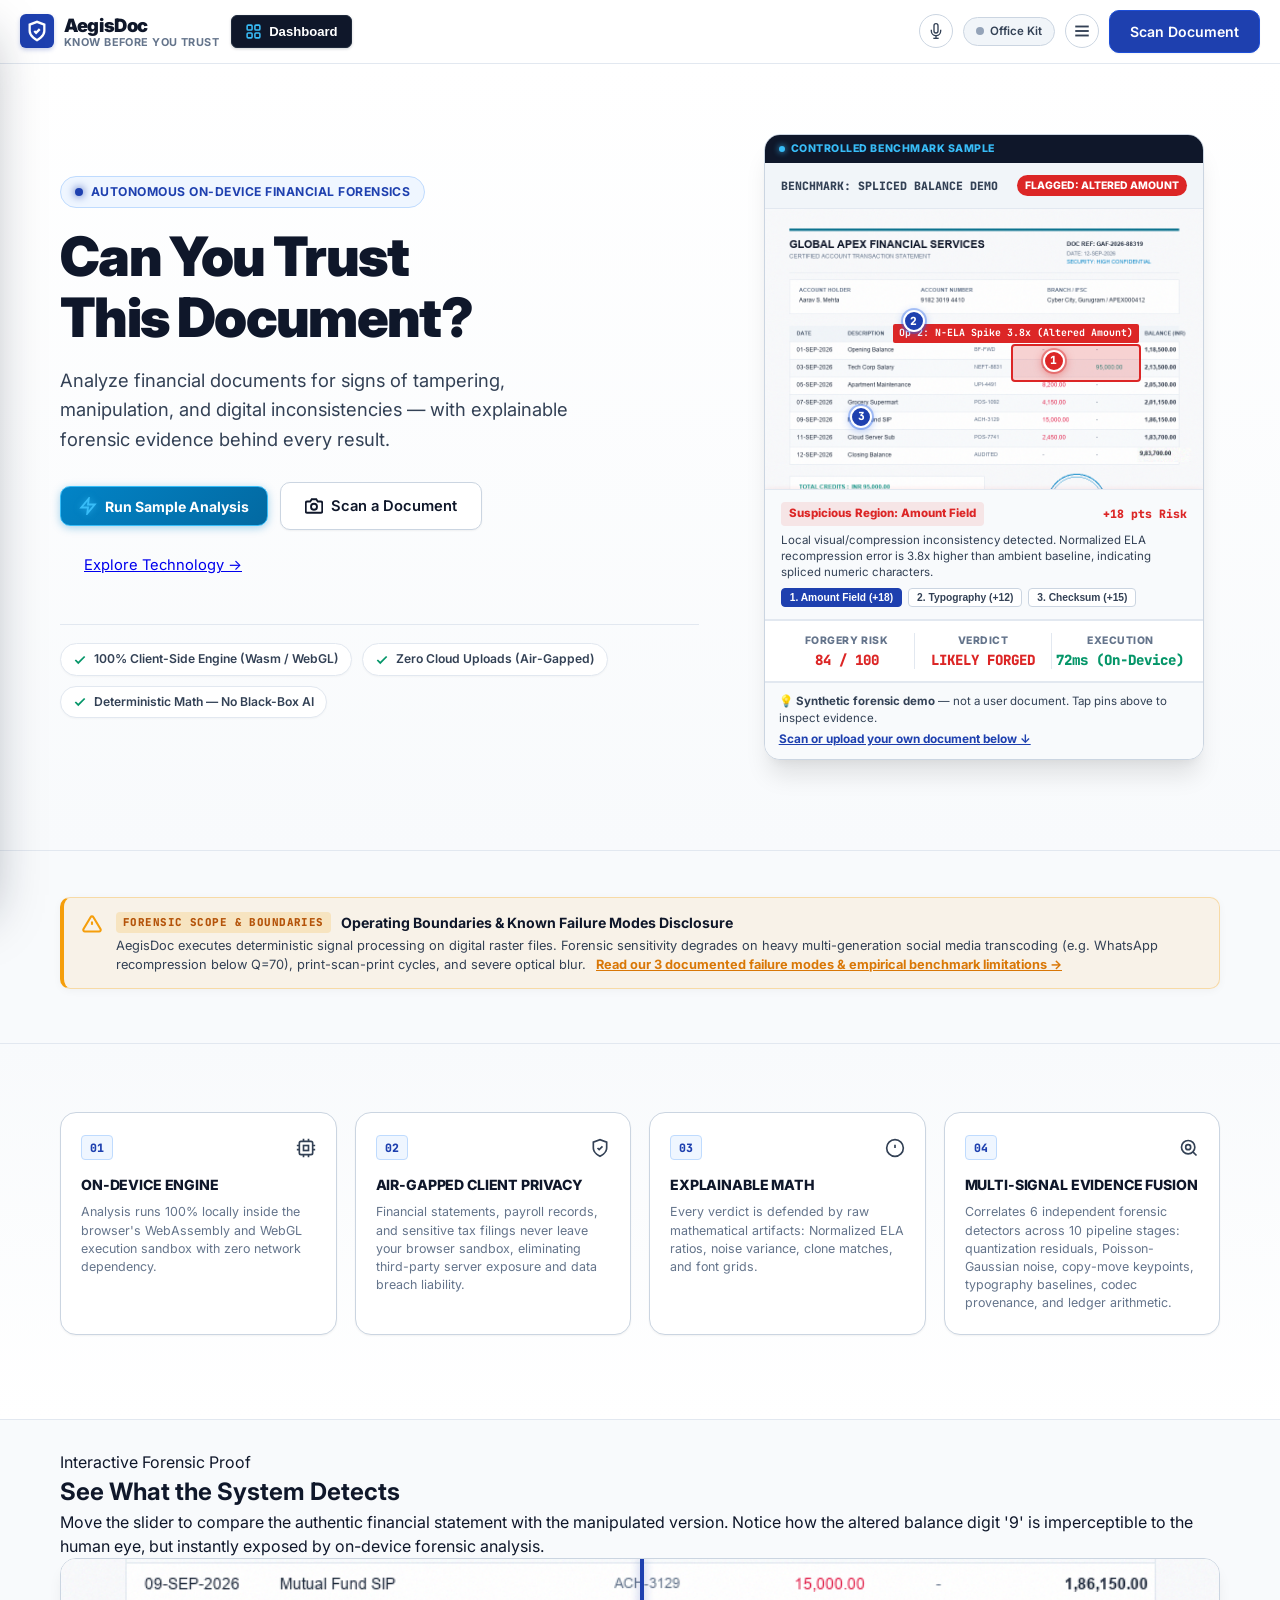
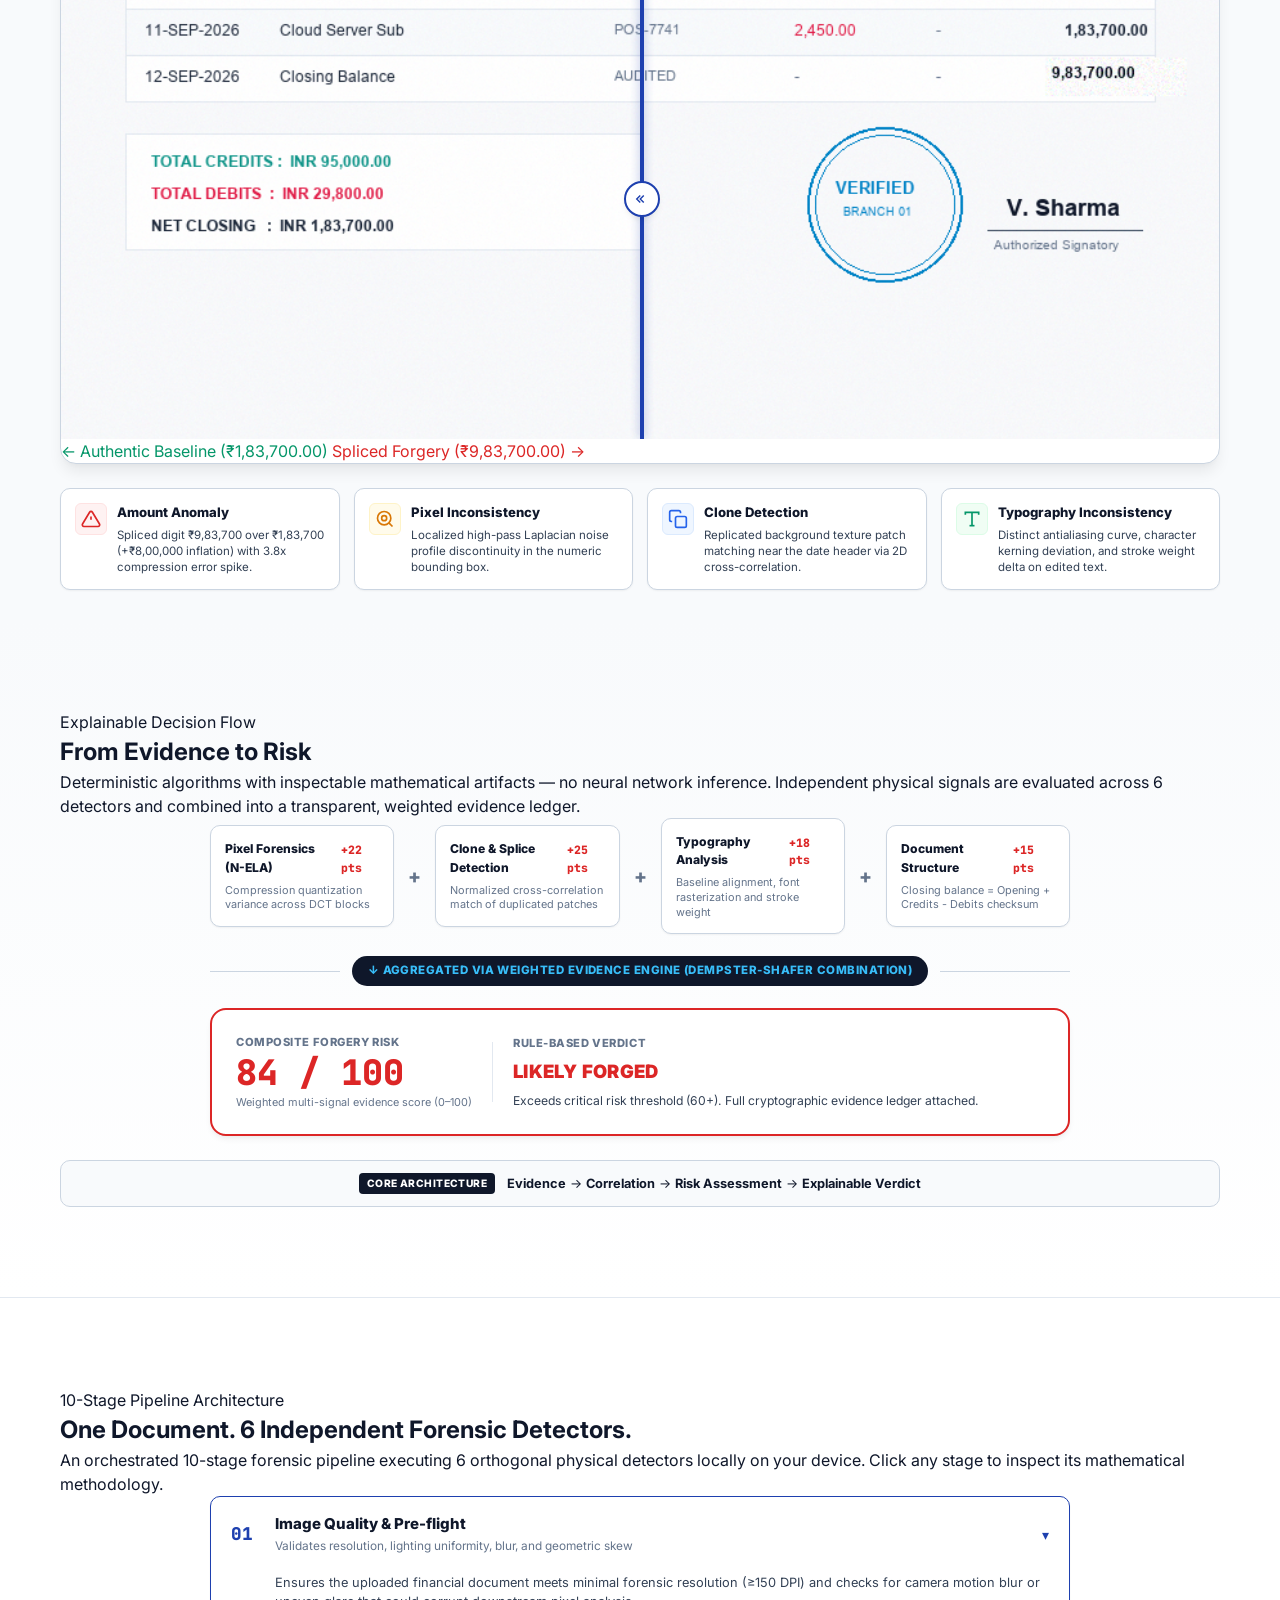
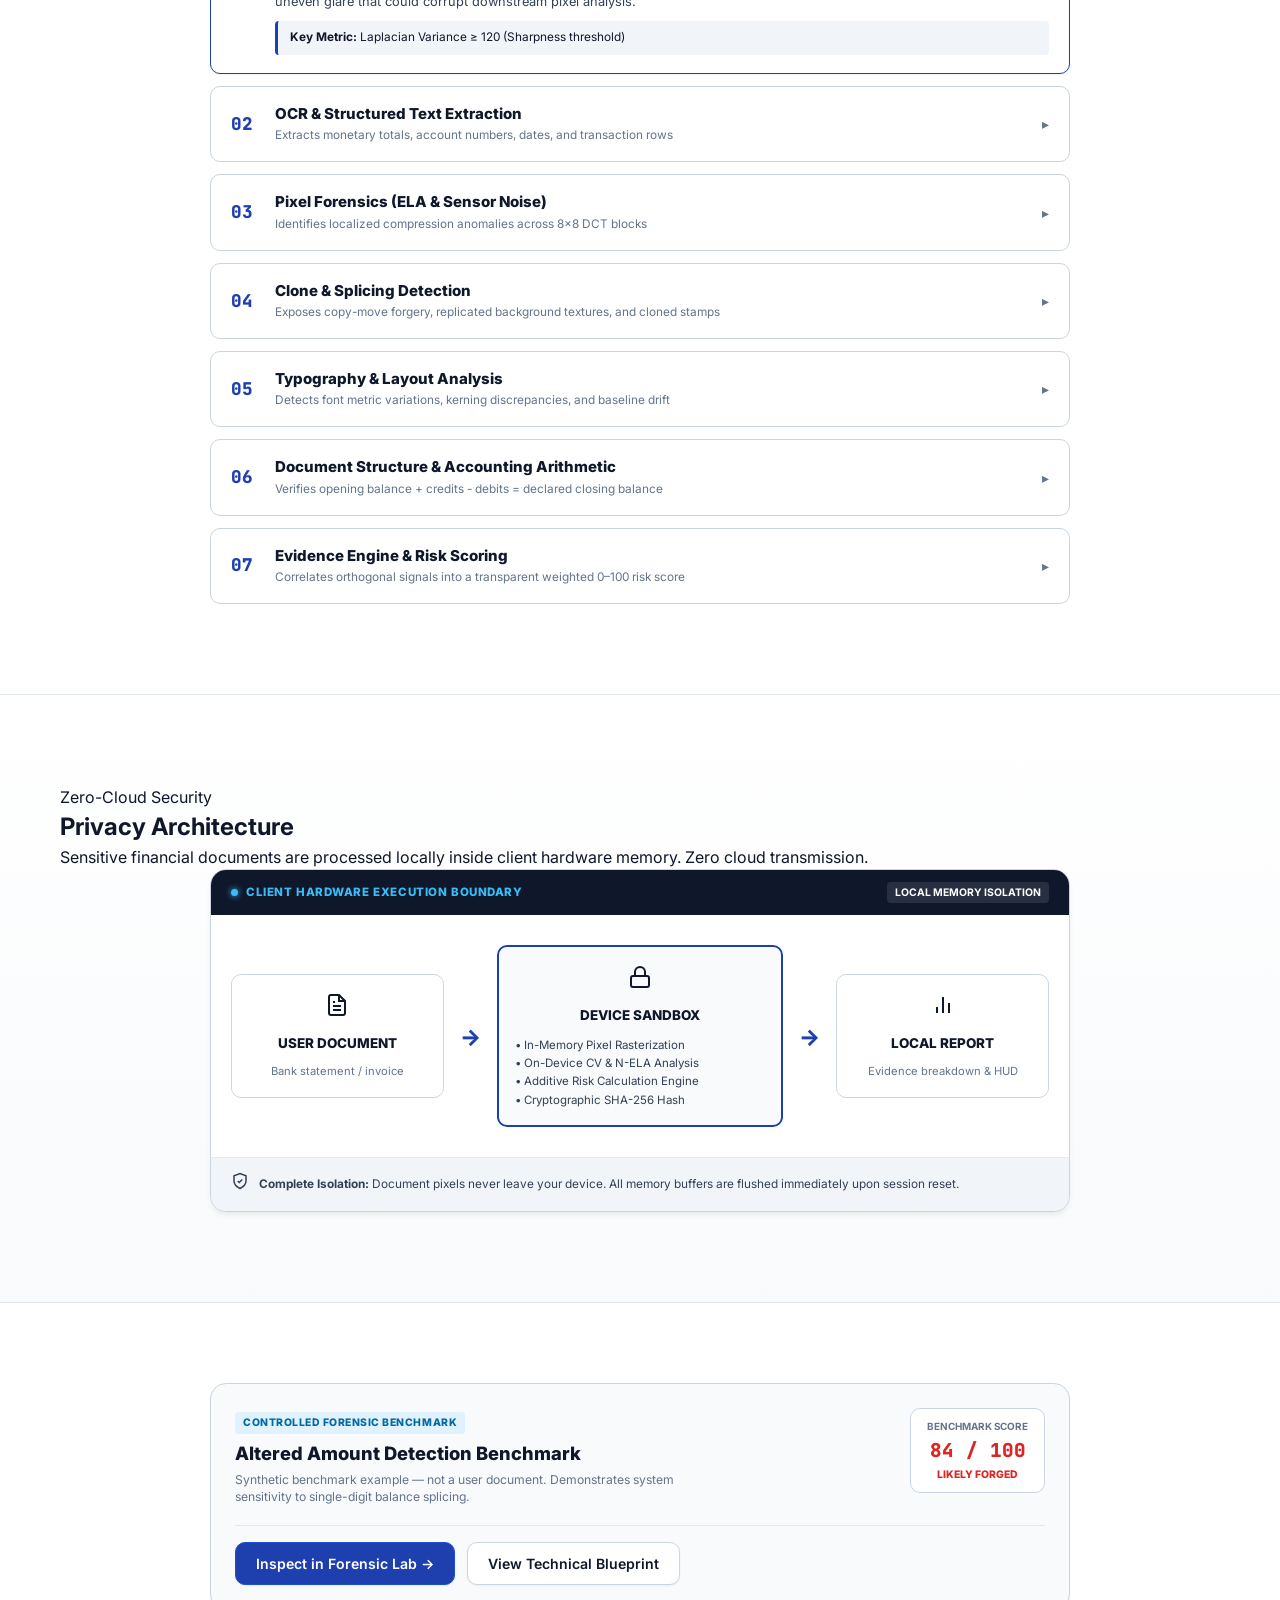
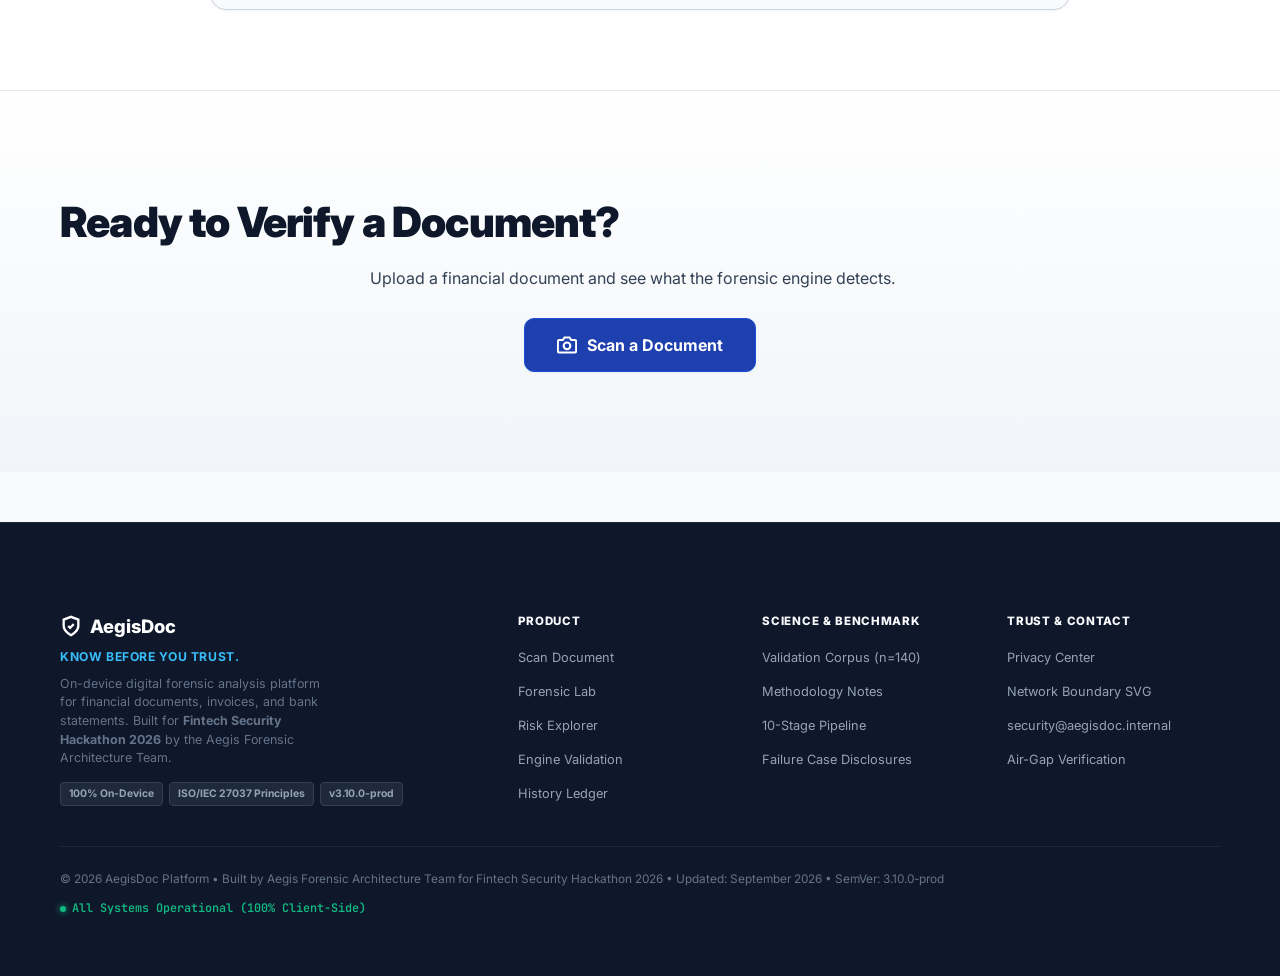
<file: index.html>
<!DOCTYPE html>
<html lang="en">
<head>
  <meta charset="UTF-8">
  <meta http-equiv="refresh" content="0; url=veridoc/client/">
  <title>AegisDoc — Redirecting to Forensic Workspace</title>
  <script>
    window.location.replace("veridoc/client/");
  </script>
</head>
<body style="font-family:sans-serif; text-align:center; padding-top:50px; background:#0b0f19; color:#94a3b8;">
  <p>Launching AegisDoc On-Device Forensic Workspace...</p>
  <p><a href="veridoc/client/" style="color:#38bdf8;">Click here if you are not automatically redirected</a></p>
</body>
</html>
</file>
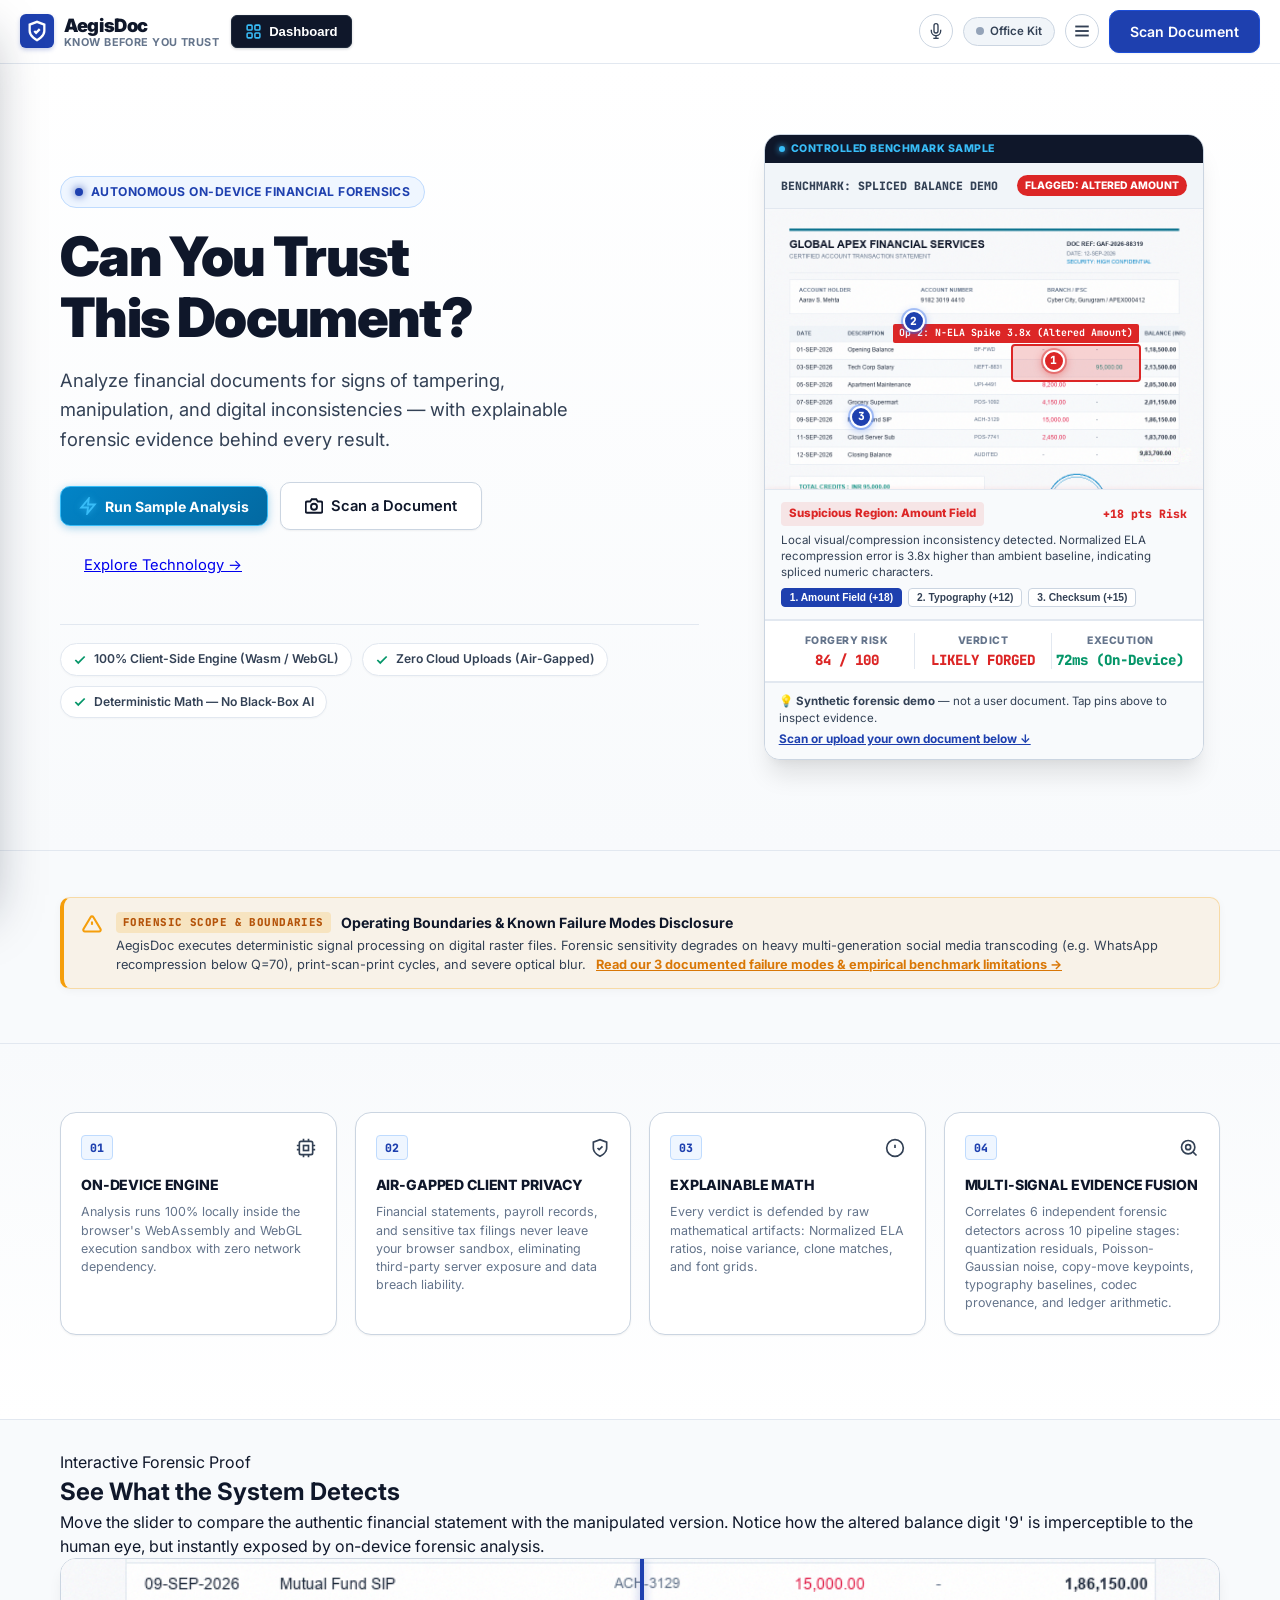
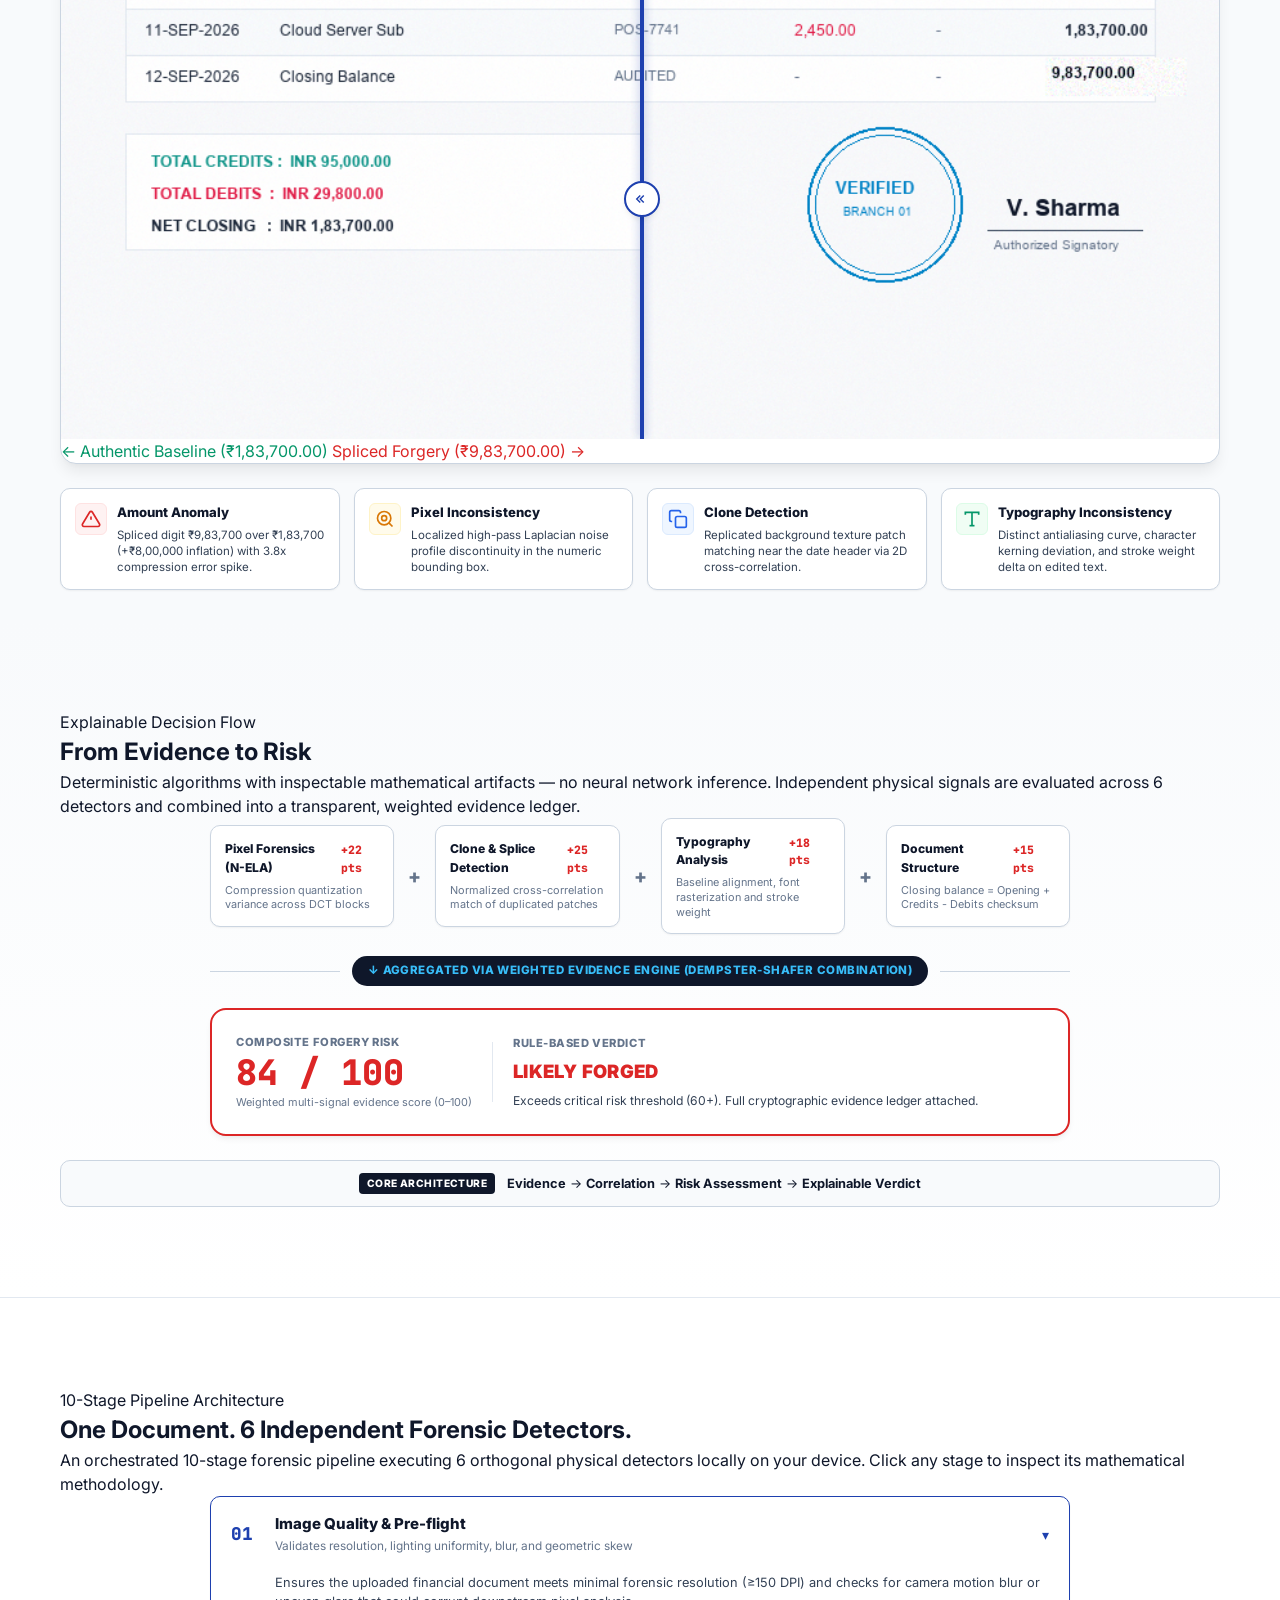
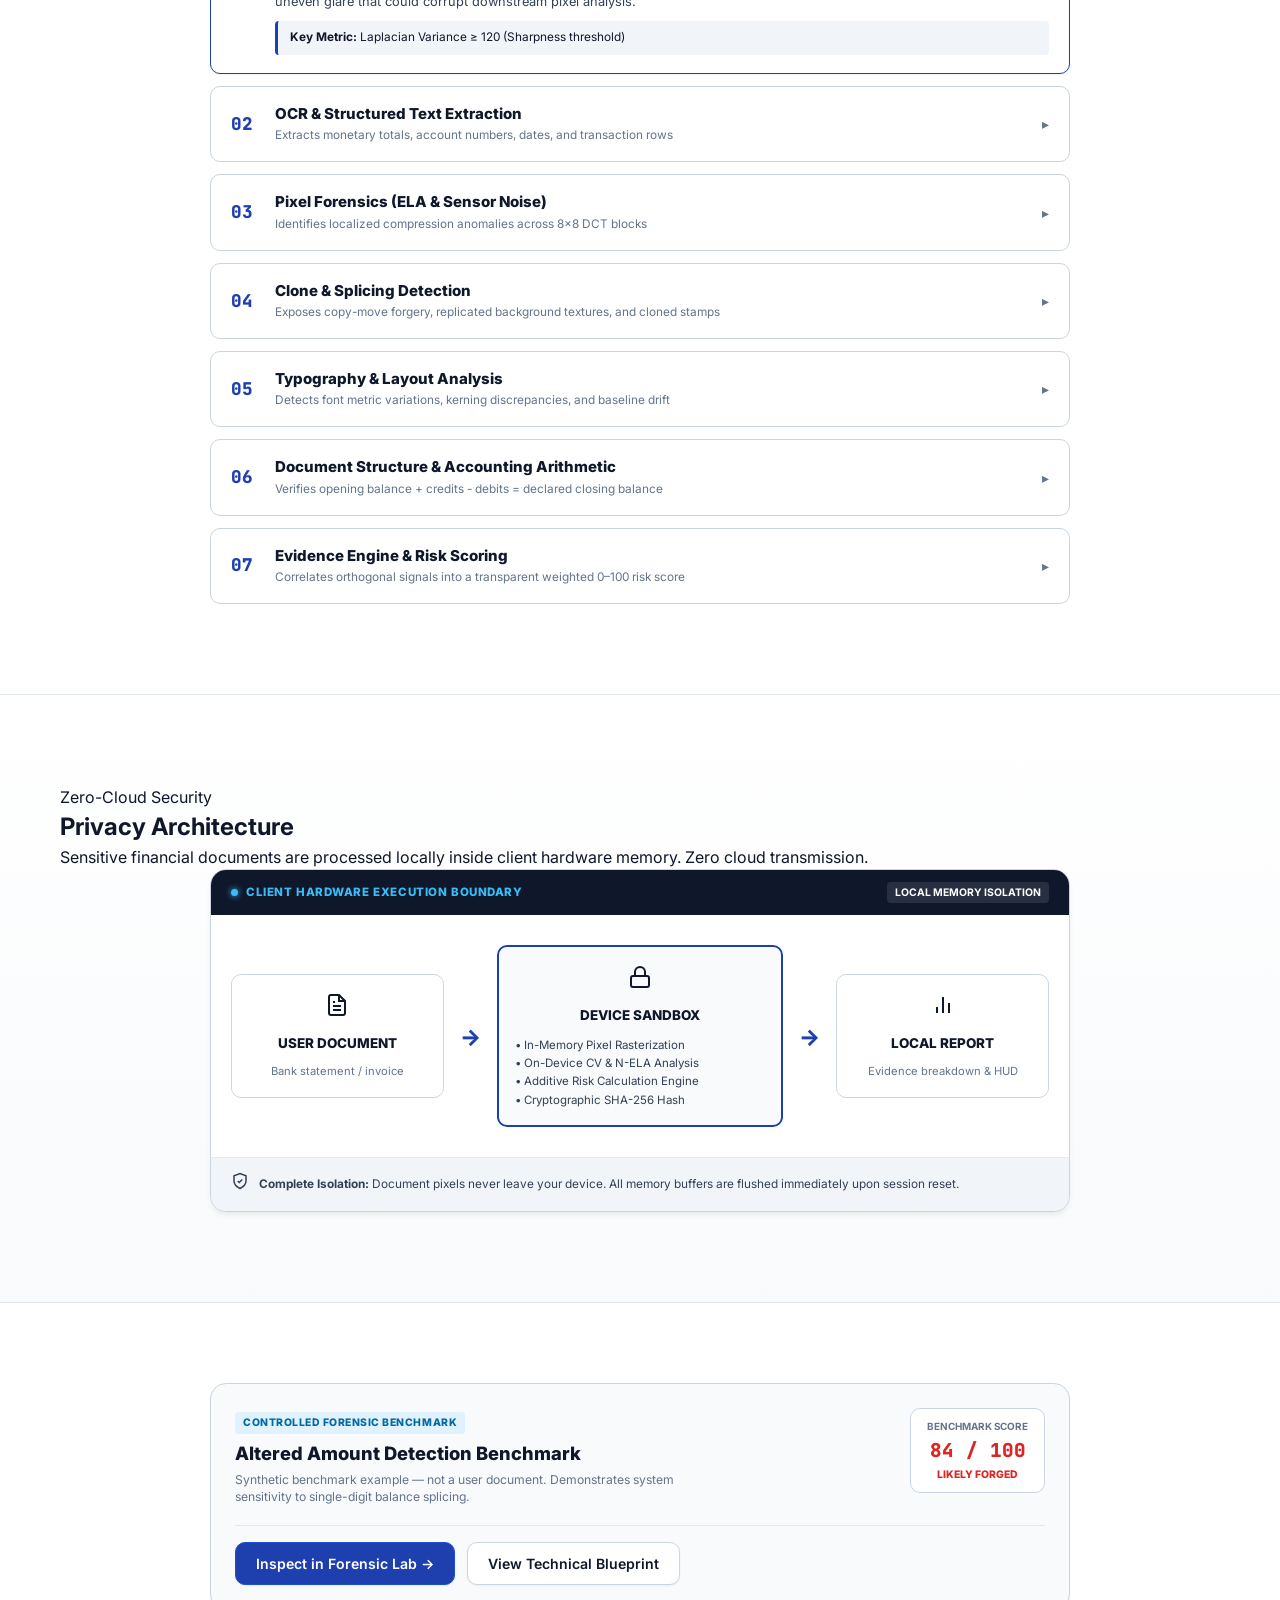
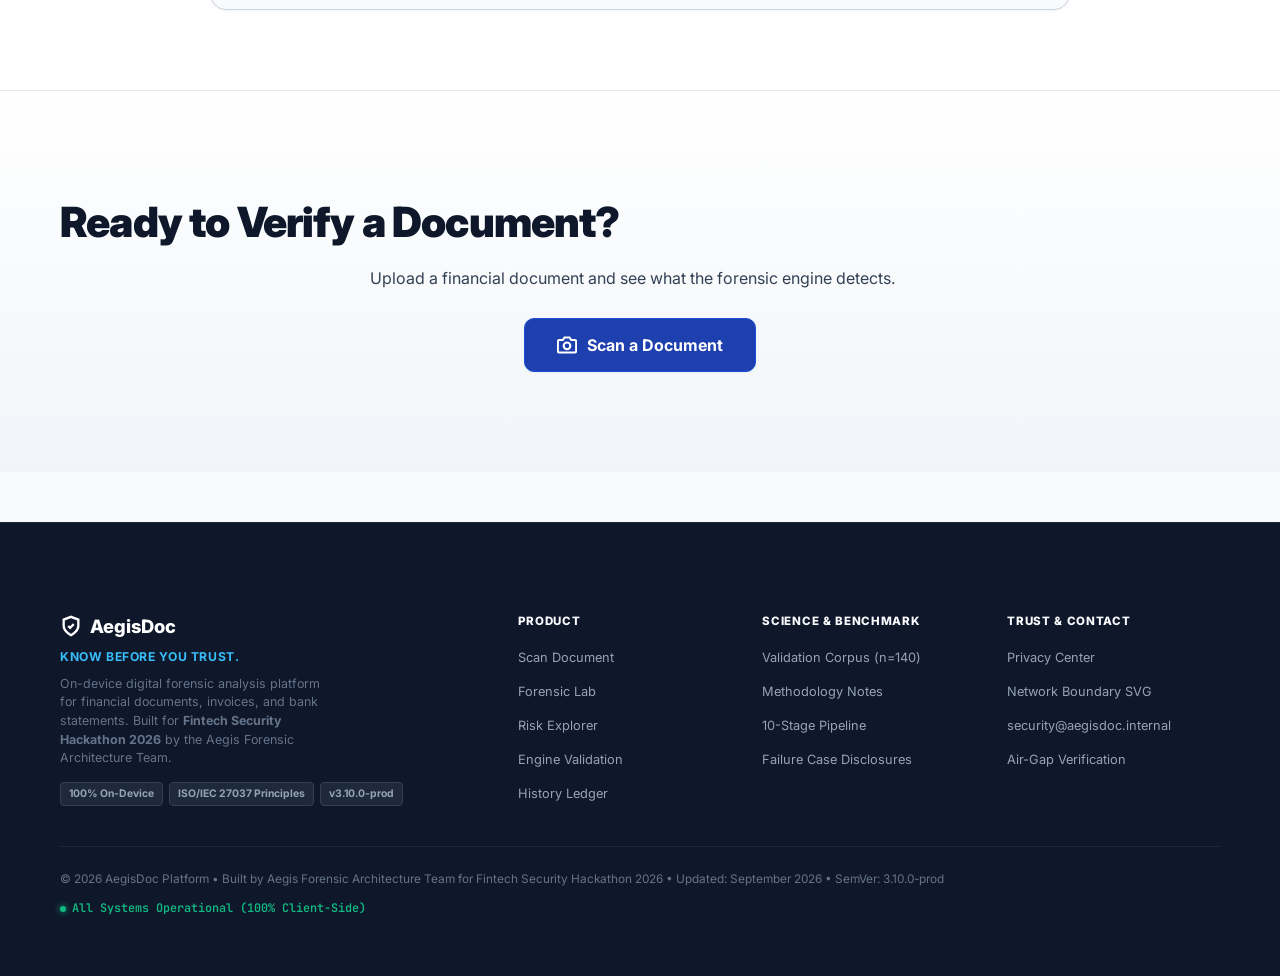
<file: veridoc/client/index.html>
<!DOCTYPE html>
<html lang="en">
<head>
  <meta charset="UTF-8">
  <meta name="viewport" content="width=device-width, initial-scale=1.0, maximum-scale=1.0, user-scalable=no">
  <title>AegisDoc — Know Before You Trust | On-Device Financial Document Forensics</title>
  <meta name="description" content="AegisDoc is a 100% on-device, zero-cloud financial document forensic verification platform. Detect forged bank statements, tampered dates, and cloned seals with explainable multi-signal forensics.">
  
  <!-- OpenGraph & Social Cards -->
  <meta property="og:title" content="AegisDoc — Know Before You Trust | On-Device Financial Forensics">
  <meta property="og:description" content="Autonomous on-device digital document forensics. Multi-signal detection (N-ELA, Laplacian Noise, NCC Copy-Move) running 100% in-browser with zero cloud uploads.">
  <meta property="og:type" content="website">
  <meta property="og:url" content="https://forgery-detection-cp1r.vercel.app/">
  <meta property="og:image" content="https://forgery-detection-cp1r.vercel.app/samples/sample_2_amount_forged.png">
  <meta name="twitter:card" content="summary_large_image">
  <meta name="twitter:title" content="AegisDoc — On-Device Financial Forensics">
  <meta name="twitter:description" content="Autonomous on-device digital document forensics for banking and security audits.">
  <meta name="twitter:image" content="https://forgery-detection-cp1r.vercel.app/samples/sample_2_amount_forged.png">

  <!-- JSON-LD Structured Data: SoftwareApplication -->
  <script type="application/ld+json">
  {
    "@context": "https://schema.org",
    "@type": "SoftwareApplication",
    "name": "AegisDoc",
    "operatingSystem": "Cross-Platform (Chrome, Safari, Firefox, Edge)",
    "applicationCategory": "SecurityApplication",
    "offers": {
      "@type": "Offer",
      "price": "0",
      "priceCurrency": "USD"
    },
    "description": "On-device digital forensic analysis platform for financial documents, invoices, and bank statements.",
    "featureList": [
      "100% Client-Side WebAssembly Execution",
      "Normalized Error Level Analysis (N-ELA)",
      "High-Pass Laplacian Noise Variance",
      "Copy-Move Normalized Cross-Correlation",
      "Air-Gapped Local Storage Hash Fingerprints"
    ]
  }
  </script>
  
  <!-- Favicon & PWA -->
  <link rel="icon" type="image/svg+xml" href="data:image/svg+xml,<svg xmlns='http://www.w3.org/2000/svg' viewBox='0 0 24 24' fill='none' stroke='%231e40af' stroke-width='2.5'><path d='M12 22s8-4 8-10V5l-8-3-8 3v7c0 6 8 10 8 10z'/><path d='M9 12l2 2 4-4'/></svg>">
  <link rel="manifest" href="manifest.json">
  <meta name="theme-color" content="#0f172a">
  <meta name="apple-mobile-web-app-capable" content="yes">
  
  <!-- Typography -->
  <link rel="preconnect" href="https://fonts.googleapis.com">
  <link rel="preconnect" href="https://fonts.gstatic.com" crossorigin>
  <link href="https://fonts.googleapis.com/css2?family=Inter:wght@300;400;500;600;700;800;900&family=JetBrains+Mono:wght@400;500;600;700;800&family=Newsreader:ital,opsz,wght@0,6..72,400;0,6..72,600;1,6..72,400&display=swap" rel="stylesheet">
  
  <!-- Single Source of Numeric Truth -->
  <script src="forensic-config.js?v=3.10.0"></script>

  <!-- Stylesheets -->
  <link rel="stylesheet" href="styles.css?v=3.10.0">
</head>
<body>

  <!-- ========================================================================
       TOP BRAND NAVIGATION BAR
       ======================================================================== -->
  <header class="top-navbar">
    <div class="nav-container">
      <!-- Left side: Brand Logo + Dashboard Slide Bar Button -->
      <div class="nav-brand-wrapper">
        <a href="#/home" class="nav-brand" data-route="home">
          <div class="nav-logo-icon">
            <svg width="22" height="22" viewBox="0 0 24 24" fill="none" stroke="currentColor" stroke-width="2.5">
              <path d="M12 22s8-4 8-10V5l-8-3-8 3v7c0 6 8 10 8 10z"/>
              <path d="M9 12l2 2 4-4"/>
            </svg>
          </div>
          <div class="nav-brand-text">
            <span class="nav-brand-title">AegisDoc</span>
            <span class="nav-brand-tagline">Know Before You Trust</span>
          </div>
        </a>

        <button id="dashboardSlidebarToggle" class="nav-dashboard-toggle-btn" title="Open AegisDoc Operations Slide Bar" aria-label="Toggle Dashboard Slide Bar">
          <svg width="17" height="17" viewBox="0 0 24 24" fill="none" stroke="currentColor" stroke-width="2.2">
            <rect x="3" y="3" width="7" height="7" rx="1.5"></rect>
            <rect x="14" y="3" width="7" height="7" rx="1.5"></rect>
            <rect x="14" y="14" width="7" height="7" rx="1.5"></rect>
            <rect x="3" y="14" width="7" height="7" rx="1.5"></rect>
          </svg>
          <span class="btn-text">Dashboard</span>
        </button>
      </div>

      <!-- Header Actions -->
      <div class="nav-actions">
        <!-- Voice Trigger -->
        <button id="voiceMicBtn" class="nav-icon-btn" title="Voice Commands ('Scan', 'Analyze', 'Read Verdict')">
          <svg width="16" height="16" viewBox="0 0 24 24" fill="none" stroke="currentColor" stroke-width="2">
            <path d="M12 1a3 3 0 0 0-3 3v8a3 3 0 0 0 6 0V4a3 3 0 0 0-3-3z"/>
            <path d="M19 10v2a7 7 0 0 1-14 0v-2"/>
            <line x1="12" y1="19" x2="12" y2="23"/>
            <line x1="8" y1="23" x2="16" y2="23"/>
          </svg>
        </button>

        <!-- Office Kit Pairing -->
        <div id="openBridgeBtn" class="bridge-status-pill" title="Office Kit Phone-to-Laptop Pairing">
          <span class="bridge-indicator"></span>
          <span id="bridgeStatusText">Office Kit</span>
        </div>

        <!-- Mobile Menu Toggle Button -->
        <button id="mobileMenuToggle" class="nav-icon-btn mobile-menu-btn" title="Toggle Navigation Menu" aria-label="Toggle navigation menu">
          <svg width="18" height="18" viewBox="0 0 24 24" fill="none" stroke="currentColor" stroke-width="2.5" id="menuIconHam">
            <line x1="3" y1="6" x2="21" y2="6"/>
            <line x1="3" y1="12" x2="21" y2="12"/>
            <line x1="3" y1="18" x2="21" y2="18"/>
          </svg>
          <svg width="18" height="18" viewBox="0 0 24 24" fill="none" stroke="currentColor" stroke-width="2.5" id="menuIconClose" style="display:none;">
            <line x1="18" y1="6" x2="6" y2="18"/>
            <line x1="6" y1="6" x2="18" y2="18"/>
          </svg>
        </button>

        <a href="#/scan" class="btn-primary nav-cta-btn" data-route="scan">
          <span>Scan Document</span>
        </a>
      </div>
    </div>
  </header>

  <!-- Backdrop for Dashboard Slide Bar -->
  <div class="slidebar-backdrop" id="slidebarBackdrop"></div>

  <!-- AegisDoc Enterprise Dashboard Slide Bar (Off-Canvas Drawer) -->
  <aside class="dashboard-slidebar" id="dashboardSlideBar" aria-label="AegisDoc Operations Dashboard">
    <!-- Slide Bar Header -->
    <div class="slidebar-header">
      <div class="slidebar-brand">
        <div class="slidebar-logo-icon">
          <svg width="20" height="20" viewBox="0 0 24 24" fill="none" stroke="currentColor" stroke-width="2.5">
            <path d="M12 22s8-4 8-10V5l-8-3-8 3v7c0 6 8 10 8 10z"/>
            <path d="M9 12l2 2 4-4"/>
          </svg>
        </div>
        <div>
          <h3 class="slidebar-title">AegisDoc Operations</h3>
          <span class="slidebar-subtitle">On-Device Forensic Enclave</span>
        </div>
      </div>
      <button class="slidebar-close-btn" id="slidebarCloseBtn" aria-label="Close Dashboard Slide Bar">
        <svg width="18" height="18" viewBox="0 0 24 24" fill="none" stroke="currentColor" stroke-width="2.5">
          <line x1="18" y1="6" x2="6" y2="18"/>
          <line x1="6" y1="6" x2="18" y2="18"/>
        </svg>
      </button>
    </div>

    <!-- Active Document Live Status Widget -->
    <div class="slidebar-doc-widget" id="slidebarDocWidget">
      <div class="sd-widget-header">
        <span class="sd-widget-label">ACTIVE AUDIT TARGET</span>
        <span class="sd-widget-status" id="sbDocStatusBadge">STANDBY</span>
      </div>
      <div class="sd-widget-body" id="sbDocWidgetBody">
        <div class="sd-doc-info">
          <span class="sd-doc-icon">📄</span>
          <div class="sd-doc-meta">
            <span class="sd-doc-name" id="sbDocName">No document loaded</span>
            <span class="sd-doc-sub" id="sbDocSub">Load sample or scan a document</span>
          </div>
        </div>
        <div class="sd-doc-actions">
          <a href="#/scan" class="btn-xs btn-primary slidebar-action-btn" data-route="scan">Ingest Document</a>
        </div>
      </div>
    </div>

    <!-- Grouped Navigation Modules -->
    <div class="slidebar-nav-body">
      <!-- Group 1: Core Operations -->
      <div class="slidebar-group">
        <div class="slidebar-group-title">CORE OPERATIONS</div>
        <nav class="slidebar-group-links">
          <a href="#/home" class="slidebar-link active" data-route="home">
            <span class="sb-icon">
              <svg width="18" height="18" viewBox="0 0 24 24" fill="none" stroke="currentColor" stroke-width="2"><path d="M3 9l9-7 9 7v11a2 2 0 0 1-2 2H5a2 2 0 0 1-2-2z"/><polyline points="9 22 9 12 15 12 15 22"/></svg>
            </span>
            <div class="sb-text">
              <span class="sb-title">Home Overview</span>
              <span class="sb-desc">Executive summary & proof slider</span>
            </div>
            <span class="sb-badge">01</span>
          </a>

          <a href="#/scan" class="slidebar-link" data-route="scan">
            <span class="sb-icon">
              <svg width="18" height="18" viewBox="0 0 24 24" fill="none" stroke="currentColor" stroke-width="2"><path d="M23 19a2 2 0 0 1-2 2H3a2 2 0 0 1-2-2V8a2 2 0 0 1 2-2h4l2-3h6l2 3h4a2 2 0 0 1 2 2z"/><circle cx="12" cy="13" r="4"/></svg>
            </span>
            <div class="sb-text">
              <span class="sb-title">Scan Document</span>
              <span class="sb-desc">Ingestion, Camera, Samples & HUD</span>
            </div>
            <span class="sb-badge">02</span>
          </a>

          <a href="#/lab" class="slidebar-link" data-route="lab">
            <span class="sb-icon">
              <svg width="18" height="18" viewBox="0 0 24 24" fill="none" stroke="currentColor" stroke-width="2"><circle cx="12" cy="12" r="10"/><line x1="12" y1="16" x2="12" y2="12"/><line x1="12" y1="8" x2="12.01" y2="8"/></svg>
            </span>
            <div class="sb-text">
              <span class="sb-title">Forensic Lab</span>
              <span class="sb-desc">Heatmaps, ELA Viewfinder & Inspector</span>
            </div>
            <span class="sb-badge">03</span>
          </a>

          <a href="#/risk" class="slidebar-link" data-route="risk">
            <span class="sb-icon">
              <svg width="18" height="18" viewBox="0 0 24 24" fill="none" stroke="currentColor" stroke-width="2"><line x1="18" y1="20" x2="18" y2="10"/><line x1="12" y1="20" x2="12" y2="4"/><line x1="6" y1="20" x2="6" y2="14"/></svg>
            </span>
            <div class="sb-text">
              <span class="sb-title">Risk Explorer</span>
              <span class="sb-desc">Multi-signal scores & mathematical weights</span>
            </div>
            <span class="sb-badge">04</span>
          </a>
        </nav>
      </div>

      <!-- Group 2: Forensic Architecture & Tech -->
      <div class="slidebar-group">
        <div class="slidebar-group-title">FORENSIC ARCHITECTURE</div>
        <nav class="slidebar-group-links">
          <a href="#/how-it-works" class="slidebar-link" data-route="how-it-works">
            <span class="sb-icon">
              <svg width="18" height="18" viewBox="0 0 24 24" fill="none" stroke="currentColor" stroke-width="2"><circle cx="12" cy="12" r="3"/><path d="M19.4 15a1.65 1.65 0 0 0 .33 1.82l.06.06a2 2 0 0 1 0 2.83 2 2 0 0 1-2.83 0l-.06-.06a1.65 1.65 0 0 0-1.82-.33 1.65 1.65 0 0 0-1 1.51V21a2 2 0 0 1-2 2 2 2 0 0 1-2-2v-.09A1.65 1.65 0 0 0 9 19.4a1.65 1.65 0 0 0-1.82.33l-.06.06a2 2 0 0 1-2.83 0 2 2 0 0 1 0-2.83l.06-.06a1.65 1.65 0 0 0 .33-1.82 1.65 1.65 0 0 0-1.51-1H3a2 2 0 0 1-2-2 2 2 0 0 1 2-2h.09A1.65 1.65 0 0 0 4.6 9a1.65 1.65 0 0 0-.33-1.82l-.06-.06a2 2 0 0 1 0-2.83 2 2 0 0 1 2.83 0l.06.06a1.65 1.65 0 0 0 1.82.33H9a1.65 1.65 0 0 0 1-1.51V3a2 2 0 0 1 2-2 2 2 0 0 1 2 2v.09a1.65 1.65 0 0 0 1 1.51 1.65 1.65 0 0 0 1.82-.33l.06-.06a2 2 0 0 1 2.83 0 2 2 0 0 1 0 2.83l-.06.06a1.65 1.65 0 0 0-.33 1.82V9a1.65 1.65 0 0 0 1.51 1H21a2 2 0 0 1 2 2 2 2 0 0 1-2 2h-.09a1.65 1.65 0 0 0-1.51 1z"/></svg>
            </span>
            <div class="sb-text">
              <span class="sb-title">How It Works</span>
              <span class="sb-desc">10-stage execution pipeline</span>
            </div>
            <span class="sb-badge">05</span>
          </a>

          <a href="#/technology" class="slidebar-link" data-route="technology">
            <span class="sb-icon">
              <svg width="18" height="18" viewBox="0 0 24 24" fill="none" stroke="currentColor" stroke-width="2"><rect x="4" y="4" width="16" height="16" rx="2"/><rect x="9" y="9" width="6" height="6"/><line x1="9" y1="1" x2="9" y2="4"/><line x1="15" y1="1" x2="15" y2="4"/><line x1="9" y1="20" x2="9" y2="23"/><line x1="15" y1="20" x2="15" y2="23"/><line x1="20" y1="9" x2="23" y2="9"/><line x1="20" y1="14" x2="23" y2="14"/><line x1="1" y1="9" x2="4" y2="9"/><line x1="1" y1="14" x2="4" y2="14"/></svg>
            </span>
            <div class="sb-text">
              <span class="sb-title">Technology</span>
              <span class="sb-desc">DCT algorithms & pixel models</span>
            </div>
            <span class="sb-badge">06</span>
          </a>

          <a href="#/validation" class="slidebar-link" data-route="validation">
            <span class="sb-icon">
              <svg width="18" height="18" viewBox="0 0 24 24" fill="none" stroke="currentColor" stroke-width="2"><path d="M9 11l3 3L22 4"/><path d="M21 12v7a2 2 0 0 1-2 2H5a2 2 0 0 1-2-2V5a2 2 0 0 1 2-2h11"/></svg>
            </span>
            <div class="sb-text">
              <span class="sb-title">Engine Validation</span>
              <span class="sb-desc">Confusion matrix & benchmark (n=140)</span>
            </div>
            <span class="sb-badge">07</span>
          </a>
        </nav>
      </div>

      <!-- Group 3: Compliance & Security -->
      <div class="slidebar-group">
        <div class="slidebar-group-title">COMPLIANCE & GOVERNANCE</div>
        <nav class="slidebar-group-links">
          <a href="#/privacy" class="slidebar-link" data-route="privacy">
            <span class="sb-icon">
              <svg width="18" height="18" viewBox="0 0 24 24" fill="none" stroke="currentColor" stroke-width="2"><path d="M12 22s8-4 8-10V5l-8-3-8 3v7c0 6 8 10 8 10z"/></svg>
            </span>
            <div class="sb-text">
              <span class="sb-title">Privacy Center</span>
              <span class="sb-desc">Air-gapped local sandbox guarantee (zero network egress)</span>
            </div>
            <span class="sb-badge">08</span>
          </a>

          <a href="#/history" class="slidebar-link" data-route="history">
            <span class="sb-icon">
              <svg width="18" height="18" viewBox="0 0 24 24" fill="none" stroke="currentColor" stroke-width="2"><path d="M14 2H6a2 2 0 0 0-2 2v16a2 2 0 0 0 2 2h12a2 2 0 0 0 2-2V8z"/><polyline points="14 2 14 8 20 8"/><line x1="16" y1="13" x2="8" y2="13"/><line x1="16" y1="17" x2="8" y2="17"/></svg>
            </span>
            <div class="sb-text">
              <span class="sb-title">Verification Ledger</span>
              <span class="sb-desc">Local audit trail & export reports</span>
            </div>
            <span class="sb-badge">09</span>
          </a>
        </nav>
      </div>
    </div>

    <!-- Slide Bar Telemetry Footer -->
    <div class="slidebar-footer">
      <div class="sb-telemetry-row">
        <span class="sb-telemetry-item"><span class="sb-dot live"></span> Local Enclave Ready</span>
        <span class="sb-telemetry-item"><span class="sb-dot live"></span> WebGL Accel</span>
      </div>
      <div class="sb-footer-copy">AegisDoc Autonomous Forensics • v3.9.2 Enterprise</div>
    </div>
  </aside>

  <!-- ========================================================================
       PAGE 1: HOME (Hero & Interactive Challenge)
       ======================================================================== -->
  <div class="app-page active-page" id="page-home" data-page="home">
    <!-- SECTION 1: LANDING PAGE HERO -->
    <section class="landing-hero" id="landing">
      <div class="container hero-layout">
        <div class="hero-content">
          <div class="hero-badge">
            <span class="pulse-dot"></span>
            <span>Autonomous On-Device Financial Forensics</span>
          </div>
          <h1 class="hero-headline">
            Can You Trust <br>This Document?
          </h1>
          <p class="hero-subtext">
            Analyze financial documents for signs of tampering, manipulation, and digital inconsistencies — with explainable forensic evidence behind every result.
          </p>

          <div class="hero-cta-group">
            <button id="heroRunSampleBtn" class="btn-sample-instant hero-btn" type="button" data-sample-key="sample_2_amount_forged" aria-label="Run sample document analysis with pre-authorized synthetic bank statement">
              <svg width="18" height="18" viewBox="0 0 24 24" fill="none" stroke="currentColor" stroke-width="2.5" aria-hidden="true">
                <polygon points="13 2 3 14 12 14 11 22 21 10 12 10 13 2"/>
              </svg>
              <span>Run Sample Analysis</span>
            </button>
            <a href="#/scan" class="btn-secondary hero-btn" id="heroScanCta" data-route="scan">
              <svg width="18" height="18" viewBox="0 0 24 24" fill="none" stroke="currentColor" stroke-width="2.5">
                <path d="M23 19a2 2 0 0 1-2 2H3a2 2 0 0 1-2-2V8a2 2 0 0 1 2-2h4l2-3h6l2 3h4a2 2 0 0 1 2 2z"/>
                <circle cx="12" cy="13" r="4"/>
              </svg>
              <span>Scan a Document</span>
            </a>
            <a href="#/technology" class="btn-tertiary hero-btn" data-route="technology">
              <span>Explore Technology →</span>
            </a>
          </div>

          <!-- Trust Assurance Badges -->
          <div class="hero-trust-assurance">
            <div class="hero-trust-pill">
              <svg width="14" height="14" viewBox="0 0 24 24" fill="none" stroke="#059669" stroke-width="3"><polyline points="20 6 9 17 4 12"/></svg>
              <span>100% Client-Side Engine (Wasm / WebGL)</span>
            </div>
            <div class="hero-trust-pill">
              <svg width="14" height="14" viewBox="0 0 24 24" fill="none" stroke="#059669" stroke-width="3"><polyline points="20 6 9 17 4 12"/></svg>
              <span>Zero Cloud Uploads (Air-Gapped)</span>
            </div>
            <div class="hero-trust-pill">
              <svg width="14" height="14" viewBox="0 0 24 24" fill="none" stroke="#059669" stroke-width="3"><polyline points="20 6 9 17 4 12"/></svg>
              <span>Deterministic Math — No Black-Box AI</span>
            </div>
          </div>
        </div>

        <!-- Hero Visual: Interactive Mini Forensic Demonstration Document -->
        <div class="hero-visual">
          <div class="hero-doc-card">
            <div class="hero-showcase-badge">
              <span class="badge-dot"></span>
              <span>CONTROLLED BENCHMARK SAMPLE</span>
            </div>
            <div class="hero-doc-header">
              <span class="doc-mock-title">BENCHMARK: SPLICED BALANCE DEMO</span>
              <span class="doc-mock-status flagged">FLAGGED: ALTERED AMOUNT</span>
            </div>
            <div class="hero-doc-preview" id="heroDocPreview">
              <img src="samples/sample_2_amount_forged.png" alt="Forensic Sample Document" class="hero-doc-img" id="heroDocImg">
              <div class="hero-scan-line"></div>
              
              <!-- Interactive Evidence Hotspots -->
              <div class="hero-hotspot active" id="hotspotAmount" style="top: 54%; left: 66%;" data-spot="amount" title="Click to view evidence">
                <span class="hotspot-pulse"></span>
                <span class="hotspot-pin">1</span>
              </div>
              <div class="hero-hotspot" id="hotspotTypography" style="top: 40%; left: 34%;" data-spot="typography" title="Click to view evidence">
                <span class="hotspot-pulse"></span>
                <span class="hotspot-pin">2</span>
              </div>
              <div class="hero-hotspot" id="hotspotChecksum" style="top: 74%; left: 22%;" data-spot="checksum" title="Click to view evidence">
                <span class="hotspot-pulse"></span>
                <span class="hotspot-pin">3</span>
              </div>

              <!-- Live Hotspot Overlay Box -->
              <div class="hero-marker-box" id="heroMarkerBox">
                <span class="marker-pill" id="heroMarkerPill">Op 2: N-ELA Spike 3.8x (Altered Amount)</span>
              </div>
            </div>

            <!-- Dynamic Hotspot Evidence Card -->
            <div class="hero-hotspot-evidence" id="heroHotspotEvidence">
              <div class="h-evidence-header">
                <span class="h-evidence-badge" id="hEvidenceBadge">Suspicious Region: Amount Field</span>
                <span class="h-evidence-points" id="hEvidencePoints">+18 pts Risk</span>
              </div>
              <p class="h-evidence-desc" id="hEvidenceDesc">
                Local visual/compression inconsistency detected. Normalized ELA recompression error is 3.8x higher than ambient baseline, indicating spliced numeric characters.
              </p>
              <div class="h-evidence-tabs">
                <button type="button" class="h-tab-btn active" data-spot-btn="amount">1. Amount Field (+18)</button>
                <button type="button" class="h-tab-btn" data-spot-btn="typography">2. Typography (+12)</button>
                <button type="button" class="h-tab-btn" data-spot-btn="checksum">3. Checksum (+15)</button>
              </div>
            </div>

            <div class="hero-doc-footer">
              <div class="hero-metric">
                <span class="m-label">Forgery Risk</span>
                <span class="m-val danger">84 / 100</span>
              </div>
              <div class="hero-metric">
                <span class="m-label">Verdict</span>
                <span class="m-val danger">LIKELY FORGED</span>
              </div>
              <div class="hero-metric">
                <span class="m-label">Execution</span>
                <span class="m-val success">72ms (On-Device)</span>
              </div>
            </div>

            <div class="hero-showcase-callout">
              <span>💡 <strong>Synthetic forensic demo</strong> — not a user document. Tap pins above to inspect evidence.</span>
              <a href="#/scan" class="hero-showcase-link" data-route="scan">Scan or upload your own document below ↓</a>
            </div>
          </div>
        </div>
      </div>
    </section>

    <!-- PROMINENT FORENSIC LIMITATIONS CALLOUT (FRE 702 Daubert Disclosure) -->
    <div class="container" style="margin-top: 16px; margin-bottom: 24px;">
      <div class="forensic-limits-banner">
        <div class="flb-icon">
          <svg width="20" height="20" viewBox="0 0 24 24" fill="none" stroke="#f59e0b" stroke-width="2.5">
            <path d="M10.29 3.86L1.82 18a2 2 0 0 0 1.71 3h16.94a2 2 0 0 0 1.71-3L13.71 3.86a2 2 0 0 0-3.42 0z"/>
            <line x1="12" y1="9" x2="12" y2="13"/>
            <line x1="12" y1="17" x2="12.01" y2="17"/>
          </svg>
        </div>
        <div class="flb-content">
          <div class="flb-header">
            <span class="flb-tag">FORENSIC SCOPE & BOUNDARIES</span>
            <strong>Operating Boundaries & Known Failure Modes Disclosure</strong>
          </div>
          <p class="flb-desc">
            AegisDoc executes deterministic signal processing on digital raster files. Forensic sensitivity degrades on heavy multi-generation social media transcoding (e.g. WhatsApp recompression below Q=70), print-scan-print cycles, and severe optical blur.
            <a href="#/validation" class="flb-link">Read our 3 documented failure modes & empirical benchmark limitations &rarr;</a>
          </p>
        </div>
      </div>
    </div>

    <!-- SECTION 1B: ENTERPRISE FORENSIC CAPABILITIES (Full Width 4-Card Alignment) -->
    <section class="hero-capabilities-section">
      <div class="container">
        <div class="capabilities-grid">
          <div class="cap-card">
            <div class="cap-card-header">
              <span class="cap-num">01</span>
              <span class="cap-icon-svg">
                <svg width="20" height="20" viewBox="0 0 24 24" fill="none" stroke="currentColor" stroke-width="2"><rect x="4" y="4" width="16" height="16" rx="2"/><rect x="9" y="9" width="6" height="6"/><line x1="9" y1="1" x2="9" y2="4"/><line x1="15" y1="1" x2="15" y2="4"/><line x1="9" y1="20" x2="9" y2="23"/><line x1="15" y1="20" x2="15" y2="23"/><line x1="20" y1="9" x2="23" y2="9"/><line x1="20" y1="14" x2="23" y2="14"/><line x1="1" y1="9" x2="4" y2="9"/><line x1="1" y1="14" x2="4" y2="14"/></svg>
              </span>
            </div>
            <h3 class="cap-title">ON-DEVICE ENGINE</h3>
            <p class="cap-desc">Analysis runs 100% locally inside the browser's WebAssembly and WebGL execution sandbox with zero network dependency.</p>
          </div>

          <div class="cap-card">
            <div class="cap-card-header">
              <span class="cap-num">02</span>
              <span class="cap-icon-svg">
                <svg width="20" height="20" viewBox="0 0 24 24" fill="none" stroke="currentColor" stroke-width="2"><path d="M12 22s8-4 8-10V5l-8-3-8 3v7c0 6 8 10 8 10z"/><path d="M9 12l2 2 4-4"/></svg>
              </span>
            </div>
            <h3 class="cap-title">AIR-GAPPED CLIENT PRIVACY</h3>
            <p class="cap-desc">Financial statements, payroll records, and sensitive tax filings never leave your browser sandbox, eliminating third-party server exposure and data breach liability.</p>
          </div>

          <div class="cap-card">
            <div class="cap-card-header">
              <span class="cap-num">03</span>
              <span class="cap-icon-svg">
                <svg width="20" height="20" viewBox="0 0 24 24" fill="none" stroke="currentColor" stroke-width="2"><circle cx="12" cy="12" r="10"/><line x1="12" y1="8" x2="12" y2="12"/><line x1="12" y1="16" x2="12.01" y2="16"/></svg>
              </span>
            </div>
            <h3 class="cap-title">EXPLAINABLE MATH</h3>
            <p class="cap-desc">Every verdict is defended by raw mathematical artifacts: Normalized ELA ratios, noise variance, clone matches, and font grids.</p>
          </div>

          <div class="cap-card">
            <div class="cap-card-header">
              <span class="cap-num">04</span>
              <span class="cap-icon-svg">
                <svg width="20" height="20" viewBox="0 0 24 24" fill="none" stroke="currentColor" stroke-width="2"><circle cx="11" cy="11" r="8"/><line x1="21" y1="21" x2="16.65" y2="16.65"/><circle cx="11" cy="11" r="3"/></svg>
              </span>
            </div>
            <h3 class="cap-title">MULTI-SIGNAL EVIDENCE FUSION</h3>
            <p class="cap-desc">Correlates 6 independent forensic detectors across 10 pipeline stages: quantization residuals, Poisson-Gaussian noise, copy-move keypoints, typography baselines, codec provenance, and ledger arithmetic.</p>
          </div>
        </div>
      </div>
    </section>

    <!-- SECTION 2: "SEE WHAT THE SYSTEM DETECTS" INTERACTIVE SLIDER -->
    <section class="challenge-section" id="challengeSection">
      <div class="container">
        <div class="section-heading text-center">
          <span class="section-kicker">Interactive Forensic Proof</span>
          <h2 class="section-title">See What the System Detects</h2>
          <p class="section-subtitle">
            Move the slider to compare the authentic financial statement with the manipulated version. Notice how the altered balance digit '9' is imperceptible to the human eye, but instantly exposed by on-device forensic analysis.
          </p>
        </div>

        <div class="slider-container" id="comparisonSlider">
          <div class="slider-image-wrapper">
            <img src="samples/sample_2_amount_forged.png" alt="Manipulated Document" class="slider-img" id="sliderManipulated">
            <img src="samples/sample_1_authentic.png" alt="Authentic Document" class="slider-img overlay" id="sliderAuthentic">
            <div class="slider-handle" id="sliderHandle">
              <div class="slider-handle-button">
                <svg width="14" height="14" viewBox="0 0 24 24" fill="none" stroke="currentColor" stroke-width="2.5">
                  <polyline points="15 18 9 12 15 6"></polyline>
                  <polyline points="9 18 3 12 9 6"></polyline>
                </svg>
              </div>
            </div>
          </div>
          <div class="slider-footer-bar">
            <span style="color:var(--color-success);">← Authentic Baseline (₹1,83,700.00)</span>
            <span style="color:var(--color-danger);">Spliced Forgery (₹9,83,700.00) →</span>
          </div>
        </div>

        <!-- Evidence Detected Grid -->
        <div class="evidence-detected-grid">
          <div class="evidence-pill-card">
            <div class="ep-icon-svg danger">
              <svg width="20" height="20" viewBox="0 0 24 24" fill="none" stroke="currentColor" stroke-width="2"><path d="M10.29 3.86L1.82 18a2 2 0 0 0 1.71 3h16.94a2 2 0 0 0 1.71-3L13.71 3.86a2 2 0 0 0-3.42 0z"/><line x1="12" y1="9" x2="12" y2="13"/><line x1="12" y1="17" x2="12.01" y2="17"/></svg>
            </div>
            <div class="ep-content">
              <strong>Amount Anomaly</strong>
              <p>Spliced digit ₹9,83,700 over ₹1,83,700 (+₹8,00,000 inflation) with 3.8x compression error spike.</p>
            </div>
          </div>
          <div class="evidence-pill-card">
            <div class="ep-icon-svg warning">
              <svg width="20" height="20" viewBox="0 0 24 24" fill="none" stroke="currentColor" stroke-width="2"><circle cx="11" cy="11" r="8"/><line x1="21" y1="21" x2="16.65" y2="16.65"/><circle cx="11" cy="11" r="3"/></svg>
            </div>
            <div class="ep-content">
              <strong>Pixel Inconsistency</strong>
              <p>Localized high-pass Laplacian noise profile discontinuity in the numeric bounding box.</p>
            </div>
          </div>
          <div class="evidence-pill-card">
            <div class="ep-icon-svg primary">
              <svg width="20" height="20" viewBox="0 0 24 24" fill="none" stroke="currentColor" stroke-width="2"><rect x="9" y="9" width="13" height="13" rx="2" ry="2"/><path d="M5 15H4a2 2 0 0 1-2-2V4a2 2 0 0 1 2-2h9a2 2 0 0 1 2 2v1"/></svg>
            </div>
            <div class="ep-content">
              <strong>Clone Detection</strong>
              <p>Replicated background texture patch matching near the date header via 2D cross-correlation.</p>
            </div>
          </div>
          <div class="evidence-pill-card">
            <div class="ep-icon-svg info">
              <svg width="20" height="20" viewBox="0 0 24 24" fill="none" stroke="currentColor" stroke-width="2"><polyline points="4 7 4 4 20 4 20 7"/><line x1="9" y1="20" x2="15" y2="20"/><line x1="12" y1="4" x2="12" y2="20"/></svg>
            </div>
            <div class="ep-content">
              <strong>Typography Inconsistency</strong>
              <p>Distinct antialiasing curve, character kerning deviation, and stroke weight delta on edited text.</p>
            </div>
          </div>
        </div>
      </div>
    </section>

    <!-- SECTION 3: "FROM EVIDENCE TO RISK" ARCHITECTURE FLOW -->
    <section class="evidence-risk-section" id="evidenceRiskSection">
      <div class="container">
        <div class="section-heading text-center">
          <span class="section-kicker">Explainable Decision Flow</span>
          <h2 class="section-title">From Evidence to Risk</h2>
          <p class="section-subtitle">
            Deterministic algorithms with inspectable mathematical artifacts — no neural network inference. Independent physical signals are evaluated across 6 detectors and combined into a transparent, weighted evidence ledger.
          </p>
        </div>

        <div class="risk-flow-container">
          <!-- Step 1: Orthogonal Signals -->
          <div class="risk-flow-signals">
            <div class="flow-signal-card">
              <div class="flow-sig-header">
                <span class="flow-sig-name">Pixel Forensics (N-ELA)</span>
                <span class="flow-sig-pts danger">+22 pts</span>
              </div>
              <span class="flow-sig-desc">Compression quantization variance across DCT blocks</span>
            </div>
            <div class="flow-plus">+</div>
            <div class="flow-signal-card">
              <div class="flow-sig-header">
                <span class="flow-sig-name">Clone & Splice Detection</span>
                <span class="flow-sig-pts danger">+25 pts</span>
              </div>
              <span class="flow-sig-desc">Normalized cross-correlation match of duplicated patches</span>
            </div>
            <div class="flow-plus">+</div>
            <div class="flow-signal-card">
              <div class="flow-sig-header">
                <span class="flow-sig-name">Typography Analysis</span>
                <span class="flow-sig-pts danger">+18 pts</span>
              </div>
              <span class="flow-sig-desc">Baseline alignment, font rasterization and stroke weight</span>
            </div>
            <div class="flow-plus">+</div>
            <div class="flow-signal-card">
              <div class="flow-sig-header">
                <span class="flow-sig-name">Document Structure</span>
                <span class="flow-sig-pts danger">+15 pts</span>
              </div>
              <span class="flow-sig-desc">Closing balance = Opening + Credits - Debits checksum</span>
            </div>
          </div>

          <!-- Step 2: Correlation Engine Arrow -->
          <div class="flow-arrow-row">
            <div class="flow-arrow-line"></div>
            <div class="flow-arrow-badge">↓ Aggregated via Weighted Evidence Engine (Dempster-Shafer Combination)</div>
            <div class="flow-arrow-line"></div>
          </div>

          <!-- Step 3: Composite Risk Score & Explainable Verdict -->
          <div class="risk-outcome-card">
            <div class="outcome-score-box">
              <span class="outcome-label">Composite Forgery Risk</span>
              <span class="outcome-score danger">84 / 100</span>
              <span class="outcome-sub">Weighted multi-signal evidence score (0–100)</span>
            </div>
            <div class="outcome-divider"></div>
            <div class="outcome-verdict-box">
              <span class="outcome-label">Rule-Based Verdict</span>
              <span class="outcome-verdict danger">LIKELY FORGED</span>
              <span class="outcome-desc">Exceeds critical risk threshold (60+). Full cryptographic evidence ledger attached.</span>
            </div>
          </div>
        </div>

        <div class="risk-philosophy-banner">
          <span class="rp-tag">CORE ARCHITECTURE</span>
          <span><strong>Evidence</strong> → <strong>Correlation</strong> → <strong>Risk Assessment</strong> → <strong>Explainable Verdict</strong></span>
        </div>
      </div>
    </section>

    <!-- SECTION 4: "ONE DOCUMENT. MULTIPLE FORENSIC SIGNALS." PIPELINE -->
    <section class="pipeline-section" id="pipelineSection">
      <div class="container">
        <div class="section-heading text-center">
          <span class="section-kicker">10-Stage Pipeline Architecture</span>
          <h2 class="section-title">One Document. 6 Independent Forensic Detectors.</h2>
          <p class="section-subtitle">
            An orchestrated 10-stage forensic pipeline executing 6 orthogonal physical detectors locally on your device. Click any stage to inspect its mathematical methodology.
          </p>
        </div>

        <div class="pipeline-stages-list">
          <div class="pipeline-stage-item active" data-stage="1">
            <div class="psi-header">
              <div class="psi-num">01</div>
              <div class="psi-info">
                <strong class="psi-title">Image Quality & Pre-flight</strong>
                <span class="psi-summary">Validates resolution, lighting uniformity, blur, and geometric skew</span>
              </div>
              <span class="psi-chevron">▾</span>
            </div>
            <div class="psi-body">
              <p>Ensures the uploaded financial document meets minimal forensic resolution (≥150 DPI) and checks for camera motion blur or uneven glare that could corrupt downstream pixel analysis.</p>
              <div class="psi-meta"><strong>Key Metric:</strong> Laplacian Variance ≥ 120 (Sharpness threshold)</div>
            </div>
          </div>

          <div class="pipeline-stage-item" data-stage="2">
            <div class="psi-header">
              <div class="psi-num">02</div>
              <div class="psi-info">
                <strong class="psi-title">OCR & Structured Text Extraction</strong>
                <span class="psi-summary">Extracts monetary totals, account numbers, dates, and transaction rows</span>
              </div>
              <span class="psi-chevron">▸</span>
            </div>
            <div class="psi-body" style="display:none;">
              <p>Performs character recognition with spatial bounding boxes. Isolates critical financial fields including opening balance, transaction ledger items, and total debits/credits.</p>
              <div class="psi-meta"><strong>Key Metric:</strong> Character recognition confidence & spatial alignment matrix</div>
            </div>
          </div>

          <div class="pipeline-stage-item" data-stage="3">
            <div class="psi-header">
              <div class="psi-num">03</div>
              <div class="psi-info">
                <strong class="psi-title">Pixel Forensics (ELA & Sensor Noise)</strong>
                <span class="psi-summary">Identifies localized compression anomalies across 8x8 DCT blocks</span>
              </div>
              <span class="psi-chevron">▸</span>
            </div>
            <div class="psi-body" style="display:none;">
              <p>Recompresses document at a standardized Q=85 baseline (with adaptive quality estimation Q_est) and computes local quantization residual deltas. Spliced insertions display marked error discontinuities relative to ambient DCT blocks.</p>
              <div class="psi-meta"><strong>Key Metric:</strong> Normalized ELA ratio (>2.2x indicates local recompression anomaly)</div>
            </div>
          </div>

          <div class="pipeline-stage-item" data-stage="4">
            <div class="psi-header">
              <div class="psi-num">04</div>
              <div class="psi-info">
                <strong class="psi-title">Clone & Splicing Detection</strong>
                <span class="psi-summary">Exposes copy-move forgery, replicated background textures, and cloned stamps</span>
              </div>
              <span class="psi-chevron">▸</span>
            </div>
            <div class="psi-body" style="display:none;">
              <p>Applies 2D Normalized Cross-Correlation (NCC) across image patches to detect identical texture blocks copied from elsewhere in the statement to conceal original transaction figures.</p>
              <div class="psi-meta"><strong>Key Metric:</strong> Peak correlation coefficient &gt; 0.92 with non-zero spatial offset</div>
            </div>
          </div>

          <div class="pipeline-stage-item" data-stage="5">
            <div class="psi-header">
              <div class="psi-num">05</div>
              <div class="psi-info">
                <strong class="psi-title">Typography & Layout Analysis</strong>
                <span class="psi-summary">Detects font metric variations, kerning discrepancies, and baseline drift</span>
              </div>
              <span class="psi-chevron">▸</span>
            </div>
            <div class="psi-body" style="display:none;">
              <p>Inspects glyph antialiasing curves, stroke weight consistency, and baseline alignment. Spliced numeric digits rarely match the native font rasterization engine of the original statement.</p>
              <div class="psi-meta"><strong>Key Metric:</strong> Baseline regression variance & font edge profile mismatch</div>
            </div>
          </div>

          <div class="pipeline-stage-item" data-stage="6">
            <div class="psi-header">
              <div class="psi-num">06</div>
              <div class="psi-info">
                <strong class="psi-title">Document Structure & Accounting Arithmetic</strong>
                <span class="psi-summary">Verifies opening balance + credits - debits = declared closing balance</span>
              </div>
              <span class="psi-chevron">▸</span>
            </div>
            <div class="psi-body" style="display:none;">
              <p>Validates mathematical consistency of the financial document. If a fraudster modifies the closing balance without altering ledger line items, the arithmetic checksum instantly fails.</p>
              <div class="psi-meta"><strong>Key Metric:</strong> Checksum delta (₹0.00 required for verification)</div>
            </div>
          </div>

          <div class="pipeline-stage-item" data-stage="7">
            <div class="psi-header">
              <div class="psi-num">07</div>
              <div class="psi-info">
                <strong class="psi-title">Evidence Engine & Risk Scoring</strong>
                <span class="psi-summary">Correlates orthogonal signals into a transparent weighted 0–100 risk score</span>
              </div>
              <span class="psi-chevron">▸</span>
            </div>
            <div class="psi-body" style="display:none;">
              <p>Combines independent detector signals via transparent per-signal weights with spatial correlation analysis. Generates an explainable verdict (No Significant Tampering Detected, Suspicious / Inconclusive, or Likely Forged) with complete cryptographic chain of custody.</p>
              <div class="psi-meta"><strong>Key Metric:</strong> Composite Risk Score (0–39 Clean, 40–74 Suspicious, 75–100 Likely Forged)</div>
            </div>
          </div>
        </div>
      </div>
    </section>

    <!-- SECTION 5: PRIVACY ARCHITECTURE -->
    <section class="privacy-arch-section" id="privacyArchSection">
      <div class="container">
        <div class="section-heading text-center">
          <span class="section-kicker">Zero-Cloud Security</span>
          <h2 class="section-title">Privacy Architecture</h2>
          <p class="section-subtitle">
            Sensitive financial documents are processed locally inside client hardware memory. Zero cloud transmission.
          </p>
        </div>

        <div class="privacy-boundary-box">
          <div class="pb-header">
            <div class="pb-status">
              <span class="pb-dot"></span>
              <span>CLIENT HARDWARE EXECUTION BOUNDARY</span>
            </div>
            <span class="pb-tag">LOCAL MEMORY ISOLATION</span>
          </div>

          <div class="pb-flow">
            <div class="pb-node">
              <div class="pb-node-icon">
                <svg width="24" height="24" viewBox="0 0 24 24" fill="none" stroke="currentColor" stroke-width="2"><path d="M14 2H6a2 2 0 0 0-2 2v16a2 2 0 0 0 2 2h12a2 2 0 0 0 2-2V8z"/><polyline points="14 2 14 8 20 8"/><line x1="16" y1="13" x2="8" y2="13"/><line x1="16" y1="17" x2="8" y2="17"/><polyline points="10 9 9 9 8 9"/></svg>
              </div>
              <strong>USER DOCUMENT</strong>
              <small>Bank statement / invoice</small>
            </div>
            <div class="pb-arrow">→</div>
            <div class="pb-node core">
              <div class="pb-node-icon">
                <svg width="24" height="24" viewBox="0 0 24 24" fill="none" stroke="currentColor" stroke-width="2"><rect x="3" y="11" width="18" height="11" rx="2" ry="2"/><path d="M7 11V7a5 5 0 0 1 10 0v4"/></svg>
              </div>
              <strong>DEVICE SANDBOX</strong>
              <ul class="pb-tasks">
                <li>• In-Memory Pixel Rasterization</li>
                <li>• On-Device CV & N-ELA Analysis</li>
                <li>• Additive Risk Calculation Engine</li>
                <li>• Cryptographic SHA-256 Hash</li>
              </ul>
            </div>
            <div class="pb-arrow">→</div>
            <div class="pb-node">
              <div class="pb-node-icon">
                <svg width="24" height="24" viewBox="0 0 24 24" fill="none" stroke="currentColor" stroke-width="2"><line x1="18" y1="20" x2="18" y2="10"/><line x1="12" y1="20" x2="12" y2="4"/><line x1="6" y1="20" x2="6" y2="14"/></svg>
              </div>
              <strong>LOCAL REPORT</strong>
              <small>Evidence breakdown & HUD</small>
            </div>
          </div>

          <div class="pb-footer">
            <div class="pb-guarantee">
              <span class="pbg-icon">
                <svg width="18" height="18" viewBox="0 0 24 24" fill="none" stroke="currentColor" stroke-width="2"><path d="M12 22s8-4 8-10V5l-8-3-8 3v7c0 6 8 10 8 10z"/><path d="M9 12l2 2 4-4"/></svg>
              </span>
              <span><strong>Complete Isolation:</strong> Document pixels never leave your device. All memory buffers are flushed immediately upon session reset.</span>
            </div>
          </div>
        </div>
      </div>
    </section>

    <!-- SECTION 6: CONTROLLED BENCHMARK SHOWCASE -->
    <section class="benchmark-section" id="benchmarkSection">
      <div class="container">
        <div class="benchmark-card">
          <div class="bench-header">
            <div>
              <span class="bench-badge">CONTROLLED FORENSIC BENCHMARK</span>
              <h3 class="bench-title">Altered Amount Detection Benchmark</h3>
              <p class="bench-sub">Synthetic benchmark example — not a user document. Demonstrates system sensitivity to single-digit balance splicing.</p>
            </div>
            <div class="bench-score-pill">
              <span class="bsp-label">Benchmark Score</span>
              <span class="bsp-val danger">84 / 100</span>
              <span class="bsp-verdict danger">LIKELY FORGED</span>
            </div>
          </div>
          <div class="bench-actions">
            <a href="#/lab" class="btn-primary" data-route="lab">
              <span>Inspect in Forensic Lab →</span>
            </a>
            <a href="#/technology" class="btn-secondary" data-route="technology">
              <span>View Technical Blueprint</span>
            </a>
          </div>
        </div>
      </div>
    </section>

    <!-- SECTION 7: FINAL CALL TO ACTION -->
    <section class="final-cta-section" id="finalCtaSection">
      <div class="container text-center">
        <h2 class="cta-title">Ready to Verify a Document?</h2>
        <p class="cta-subtitle">
          Upload a financial document and see what the forensic engine detects.
        </p>
        <div class="cta-btn-wrapper">
          <a href="#/scan" class="btn-primary cta-btn-large" data-route="scan">
            <svg width="20" height="20" viewBox="0 0 24 24" fill="none" stroke="currentColor" stroke-width="2.5">
              <path d="M23 19a2 2 0 0 1-2 2H3a2 2 0 0 1-2-2V8a2 2 0 0 1 2-2h4l2-3h6l2 3h4a2 2 0 0 1 2 2z"/>
              <circle cx="12" cy="13" r="4"/>
            </svg>
            <span>Scan a Document</span>
          </a>
        </div>
      </div>
    </section>

    <!-- ENTERPRISE FOOTER -->
    <footer class="enterprise-footer">
      <div class="container">
        <div class="footer-grid">
          <div class="footer-brand-col">
            <div class="footer-logo">
              <svg width="22" height="22" viewBox="0 0 24 24" fill="none" stroke="currentColor" stroke-width="2.5">
                <path d="M12 22s8-4 8-10V5l-8-3-8 3v7c0 6 8 10 8 10z"/>
                <path d="M9 12l2 2 4-4"/>
              </svg>
              <span class="footer-brand-name">AegisDoc</span>
            </div>
            <p class="footer-tagline">Know Before You Trust.</p>
            <p class="footer-desc">
              On-device digital forensic analysis platform for financial documents, invoices, and bank statements. Built for <strong>Fintech Security Hackathon 2026</strong> by the Aegis Forensic Architecture Team.
            </p>
            <div class="footer-badges">
              <span class="f-badge">100% On-Device</span>
              <span class="f-badge">ISO/IEC 27037 Principles</span>
              <span class="f-badge">v3.10.0-prod</span>
            </div>
          </div>

          <div class="footer-col">
            <h4 class="footer-heading">PRODUCT</h4>
            <ul class="footer-links">
              <li><a href="#/scan" data-route="scan">Scan Document</a></li>
              <li><a href="#/lab" data-route="lab">Forensic Lab</a></li>
              <li><a href="#/risk" data-route="risk">Risk Explorer</a></li>
              <li><a href="#/validation" data-route="validation">Engine Validation</a></li>
              <li><a href="#/history" data-route="history">History Ledger</a></li>
            </ul>
          </div>

          <div class="footer-col">
            <h4 class="footer-heading">SCIENCE & BENCHMARK</h4>
            <ul class="footer-links">
              <li><a href="#/validation" data-route="validation">Validation Corpus (n=140)</a></li>
              <li><a href="#/technology" data-route="technology">Methodology Notes</a></li>
              <li><a href="#/how-it-works" data-route="how-it-works">10-Stage Pipeline</a></li>
              <li><a href="#/validation" data-route="validation">Failure Case Disclosures</a></li>
            </ul>
          </div>

          <div class="footer-col">
            <h4 class="footer-heading">TRUST & CONTACT</h4>
            <ul class="footer-links">
              <li><a href="#/privacy" data-route="privacy">Privacy Center</a></li>
              <li><a href="#/privacy" data-route="privacy">Network Boundary SVG</a></li>
              <li><a href="mailto:security@aegisdoc.internal">security@aegisdoc.internal</a></li>
              <li><a href="#/privacy" data-route="privacy">Air-Gap Verification</a></li>
            </ul>
          </div>
        </div>

        <div class="footer-bottom">
          <div class="fb-left">
            <span>© 2026 AegisDoc Platform • Built by Aegis Forensic Architecture Team for Fintech Security Hackathon 2026 • Updated: September 2026 • SemVer: 3.10.0-prod</span>
          </div>
          <div class="fb-right">
            <span class="fb-status-dot"></span>
            <span>All Systems Operational (100% Client-Side)</span>
          </div>
        </div>
      </div>
    </footer>
  </div>

  <!-- ========================================================================
       PAGE 2: SCAN DOCUMENT (Ingestion, Camera & Active HUD)
       ======================================================================== -->
  <div class="app-page" id="page-scan" data-page="scan">
    <!-- SECTION 3: DEDICATED DOCUMENT SCANNER & INGESTION (Section 8 & 9) -->
    <section class="scanner-section" id="scannerSection">
      <div class="container">
        <div class="scanner-card">
        <div class="scanner-header">
          <div>
            <h2 class="scanner-title">Document Scanner & Ingestion</h2>
            <p class="scanner-subtitle">
              Capture or upload any financial document (bank statement, invoice, salary slip, receipt). The ingested image becomes the <strong>locked active document</strong>.
            </p>
          </div>
          <div class="scanner-actions">
            <!-- Fast Instant Benchmark Analysis (Non-Negotiable Upgrade 1) -->
            <button id="scannerRunSampleBtn" class="btn-sample-instant" type="button" data-sample-key="sample_2_amount_forged" title="Analyze pre-authorized synthetic bank statement in <3 seconds">
              <svg width="18" height="18" viewBox="0 0 24 24" fill="none" stroke="currentColor" stroke-width="2.5" aria-hidden="true">
                <polygon points="13 2 3 14 12 14 11 22 21 10 12 10 13 2"/>
              </svg>
              <span>Run Sample Analysis</span>
            </button>

            <!-- Native Mobile Camera (Direct, High-Res Hardware Access) -->
            <button id="cameraNativeBtn" class="btn-primary" type="button">
              <svg width="18" height="18" viewBox="0 0 24 24" fill="none" stroke="currentColor" stroke-width="2.2"><path d="M23 19a2 2 0 0 1-2 2H3a2 2 0 0 1-2-2V8a2 2 0 0 1 2-2h4l2-3h6l2 3h4a2 2 0 0 1 2 2z"/><circle cx="12" cy="13" r="4"/></svg>
              <span>Take Photo (Camera)</span>
            </button>
            <input type="file" id="cameraNativeInput" accept="image/*" capture="environment" class="visually-hidden-input">

            <!-- Live In-Browser Viewfinder -->
            <button id="cameraBtn" class="btn-secondary" type="button">
              <svg width="18" height="18" viewBox="0 0 24 24" fill="none" stroke="currentColor" stroke-width="2"><polygon points="23 7 16 12 23 17 23 7"/><rect x="1" y="5" width="15" height="14" rx="2" ry="2"/></svg>
              <span id="cameraBtnText">Live Viewfinder</span>
            </button>

            <!-- File / Document Upload -->
            <button id="uploadBtn" class="btn-secondary" type="button">
              <svg width="18" height="18" viewBox="0 0 24 24" fill="none" stroke="currentColor" stroke-width="2.2">
                <path d="M21 15v4a2 2 0 0 1-2 2H5a2 2 0 0 1-2-2v-4"/>
                <polyline points="17 8 12 3 7 8"/>
                <line x1="12" y1="3" x2="12" y2="15"/>
              </svg>
              <span>Upload Document</span>
            </button>
            <input type="file" id="fileInput" accept="image/*,.pdf" class="visually-hidden-input">

            <!-- Benchmark Demo Selector (Section 30: Hackathon Demo) -->
            <div class="benchmark-select-wrapper">
              <select id="benchmarkSelect" class="benchmark-select" title="Load Controlled Synthetic Benchmark">
                <option value="" disabled selected>📂 Load Synthetic Benchmark ▾</option>
                <option value="sample_1_authentic">Example 1: Original (Clean Statement)</option>
                <option value="sample_2_amount_forged">Example 2: Altered Amount (Spliced Balance)</option>
                <option value="sample_3_date_font_forged">Example 3: Font Manipulation (Altered Date)</option>
                <option value="sample_4_cloned_signature">Example 4: Copy-Paste (Cloned Approval Seal)</option>
                <option value="sample_5_multi_anomaly">Example 5: Multiple Anomalies (Multi-Vector Splicing)</option>
              </select>
            </div>
          </div>
        </div>

        <!-- Persistent Active Document State HUD (Section 9 & 35) -->
        <div class="active-doc-hud" id="activeDocHud">
          <div class="doc-hud-items">
            <div class="doc-hud-item">
              <span class="doc-hud-label">Active Document</span>
              <span class="doc-hud-val" id="hudDocName">No document loaded</span>
            </div>
            <div class="doc-hud-item">
              <span class="doc-hud-label">Document ID</span>
              <span class="doc-hud-val mono" id="hudDocId">--</span>
            </div>
            <div class="doc-hud-item">
              <span class="doc-hud-label">SHA-256 Fingerprint</span>
              <span class="doc-hud-val mono" id="hudDocHash">--</span>
            </div>
            <div class="doc-hud-item">
              <span class="doc-hud-label">Resolution</span>
              <span class="doc-hud-val" id="hudDocDim">--</span>
            </div>
          </div>
          <div style="display:flex; align-items:center; gap:8px; flex-wrap:wrap;">
            <div class="mode-badge empty" id="modeBadge">
              <span class="mode-badge-dot"></span>
              <span id="modeBadgeText">AWAITING DOCUMENT</span>
            </div>
            <div class="doc-hud-badge" id="hudDocStatus">
              <span class="hud-status-dot"></span>
              <span>AWAITING UPLOAD</span>
            </div>
          </div>
        </div>

        <!-- 4 Operations Selector Row (Section 10: Selected Operation Stays Selected) -->
        <div class="operations-selector-wrapper">
          <div class="operations-selector-header">
            <span class="op-subhead">Select Forensic Operation to Evaluate:</span>
            <span class="op-lock-note">🔒 All 4 operations strictly analyze the locked active document</span>
          </div>
          <div class="operations-selector-row">
            <button class="op-select-btn active" data-op="1" id="btnOp1">
              <span class="op-select-dot"></span>
              <span>Op 1: Substrate Noise & Authenticity</span>
            </button>
            <button class="op-select-btn" data-op="2" id="btnOp2">
              <span class="op-select-dot"></span>
              <span>Op 2: Spliced Balance & Amounts</span>
            </button>
            <button class="op-select-btn" data-op="3" id="btnOp3">
              <span class="op-select-dot"></span>
              <span>Op 3: Tampered Date & Font Drift</span>
            </button>
            <button class="op-select-btn" data-op="4" id="btnOp4">
              <span class="op-select-dot"></span>
              <span>Op 4: Cloned Signature & Seal Matcher</span>
            </button>
          </div>
        </div>
      </div>
    </section>
  </div>

  <!-- ========================================================================
       PAGE 3: FORENSIC LAB (Canvas, Viewfinder, ELA & Risk HUD)
       ======================================================================== -->
  <div class="app-page" id="page-lab" data-page="lab">
    <main class="container" id="workspace">
      <!-- Forensic Workstation Header Bar -->
      <div class="lab-workstation-header">
        <div class="lwh-left">
          <span class="lwh-badge">DIGITAL FORENSIC WORKSTATION</span>
          <span class="lwh-title">Active Inspection Canvas</span>
        </div>
        <div class="lwh-status-pills">
          <div class="lwh-pill">
            <span class="lwh-dot green"></span>
            <span>ENGINE: READY</span>
          </div>
          <div class="lwh-pill">
            <span class="lwh-dot green"></span>
            <span>LOCAL CV: ACTIVE</span>
          </div>
          <div class="lwh-pill">
            <span class="lwh-dot blue"></span>
            <span>SESSION BUFFER: VOLATILE RAM (EPHEMERAL)</span>
          </div>
        </div>
      </div>

      <div class="workspace-grid">
        <!-- Left: Viewport, Document Canvas & Interactive Heatmap Overlay -->
        <div class="viewport-panel">
          <div class="viewfinder-wrapper" id="viewfinderWrapper">
            <video id="cameraVideo" autoplay playsinline muted></video>
            <!-- Document Alignment Framing Guide -->
            <div class="camera-guidelines" id="cameraGuidelines">
              <div class="guideline-corner tl"></div>
              <div class="guideline-corner tr"></div>
              <div class="guideline-corner bl"></div>
              <div class="guideline-corner br"></div>
              <div class="guideline-instruction">Align Document Within Frame</div>
            </div>
            <canvas id="documentCanvas"></canvas>
            <!-- Interactive Suspicious Regions Bounding Box Overlay -->
            <div class="region-highlight-layer" id="regionLayer"></div>

            <!-- Floating Precision Zoom Controls -->
            <div class="canvas-zoom-controls">
              <button id="zoomInBtn" class="zoom-btn" title="Zoom In" type="button">+</button>
              <button id="zoomResetBtn" class="zoom-btn text-btn" title="Reset Zoom" type="button">100%</button>
              <button id="zoomOutBtn" class="zoom-btn" title="Zoom Out" type="button">−</button>
            </div>

            <!-- Live Camera Viewfinder Controls Overlay (Floating Shutter Bar) -->
            <div class="camera-shutter-bar" id="cameraShutterBar" style="display:none;">
              <button id="cameraFlipBtn" class="camera-tool-btn" title="Switch Camera" type="button">
                <svg width="20" height="20" viewBox="0 0 24 24" fill="none" stroke="currentColor" stroke-width="2.2"><path d="M20 10c0-4.418-3.582-8-8-8s-8 3.582-8 8c0 2.21.895 4.21 2.343 5.657L4 18h6v-6l-2.343 2.343A5.98 5.98 0 0 1 6 10c0-3.314 2.686-6 6-6s6 2.686 6 6c0 1.657-.672 3.157-1.757 4.243l1.414 1.414A7.97 7.97 0 0 0 20 10z"/></svg>
              </button>
              <button id="cameraSnapBtn" class="shutter-capture-btn" title="Snap Document Photo" type="button">
                <span class="shutter-capture-inner"></span>
              </button>
              <button id="cameraCloseBtn" class="camera-tool-btn" title="Close Camera" type="button">
                <svg width="20" height="20" viewBox="0 0 24 24" fill="none" stroke="currentColor" stroke-width="2.2"><line x1="18" y1="6" x2="6" y2="18"/><line x1="6" y1="6" x2="18" y2="18"/></svg>
              </button>
            </div>
          </div>

        <!-- Original vs Forensic View Toggle Bar (Section 8) -->
        <div class="view-mode-bar">
          <div style="display:flex; gap:8px; flex-wrap:wrap;">
            <button id="viewNormalBtn" class="view-btn active">Original Visual (Untouched)</button>
            <button id="viewElaBtn" class="view-btn">ELA Compression Heatmap</button>
          </div>
          <div style="display:flex; gap:8px; align-items:center;">
            <button id="labCameraBtn" class="btn-secondary" style="padding:6px 12px; font-size:0.8rem;" type="button" title="Capture with Camera">
              <svg width="14" height="14" viewBox="0 0 24 24" fill="none" stroke="currentColor" stroke-width="2"><path d="M23 19a2 2 0 0 1-2 2H3a2 2 0 0 1-2-2V8a2 2 0 0 1 2-2h4l2-3h6l2 3h4a2 2 0 0 1 2 2z"/><circle cx="12" cy="13" r="4"/></svg>
              <span>Camera</span>
            </button>
            <button id="runAnalysisBtn" class="btn-primary" style="padding:6px 14px; font-size:0.8rem;">
              <span>Re-Run Analysis</span>
            </button>
          </div>
        </div>
      </div>

      <!-- Right: Premium Financial Report HUD (Section 12, 13, 14, 17, 18) -->
      <div class="hud-panel">
        <div>
          <div class="hud-header">
            <span class="hud-title">Forensic Audit Result</span>
            <span class="hud-latency" id="latencyTag">--ms</span>
          </div>

          <!-- Image Quality Pre-Check Banner (Section 12) -->
          <div class="quality-status-banner quality-ok" id="qualityBanner" style="display:none;">
            <span id="qualityText">Image Quality: Optimal (Resolution & Sharpness Verified)</span>
            <span id="qualityIcon" style="font-size:0.9rem;">✓</span>
          </div>

          <!-- Primary Classification & Risk Score (Section 12, 13, 17) -->
          <div class="score-display-box">
            <div class="score-classification-label">Classification</div>
            <div class="risk-badge verdict-neutral" id="riskVerdictBadge">AWAITING DOCUMENT</div>
            <div class="score-main-group">
              <span class="risk-number-large" id="riskScoreNumber">--</span>
              <span class="risk-denom">/ 100</span>
            </div>
            <div class="score-sub-label">Calculated Forgery Risk</div>
          </div>

          <!-- Why This Result? Key Drivers (Section 18) -->
          <div class="why-drivers-box" id="whyDriversBox">
            <div class="why-drivers-title">
              <svg width="12" height="12" viewBox="0 0 24 24" fill="none" stroke="currentColor" stroke-width="2.5"><circle cx="12" cy="12" r="10"/><line x1="12" y1="16" x2="12" y2="12"/><line x1="12" y1="8" x2="12.01" y2="8"/></svg>
              <span>Why this result? (Key Detected Indicators)</span>
            </div>
            <div class="why-tags-row" id="whyTagsRow">
              <span class="why-tag empty-tag">Awaiting document analysis</span>
            </div>
          </div>

          <!-- Evidence-Based Additive Points Breakdown Table (Section 6 & 14) -->
          <div class="evidence-breakdown-card" id="evidenceBreakdownCard">
            <div class="evidence-header">
              <span>Evidence Breakdown</span>
              <span>Risk Contribution</span>
            </div>
            <div id="evidenceRows">
              <div class="empty-evidence-hint">Upload or scan a document to perform forensic verification.</div>
            </div>
          </div>

          <!-- Legal & Forensic Disclaimer (Section 10) -->
          <div class="disclaimer-box" id="disclaimerBox" style="display:none;">
            <strong>Forensic Notice:</strong> <span id="disclaimerText">No significant signs of manipulation were detected by the available forensic checks. This does not guarantee authenticity.</span>
          </div>

          <!-- Interactive Evidence Inspector Card (Section 7: Why is this suspicious?) -->
          <div class="inspector-box" id="regionInspector">
            <div class="inspector-box-header">
              <strong id="inspectorTitle">No Region Selected</strong>
              <span id="inspectorConfidence">Confidence: --</span>
            </div>
            <p id="inspectorBody">
              Upload or select a document to inspect forensic evidence.
            </p>
            <div id="inspectorMath">
              Status: Awaiting Document
            </div>
          </div>
        </div>

        <!-- Action Buttons -->
        <div class="hud-actions-group">
          <div style="display:flex; gap:8px;">
            <button id="listenVerdictBtn" class="btn-secondary" style="flex:1; justify-content:center; padding:8px 12px; font-size:0.8rem;">
              🔊 Listen to Verdict
            </button>
            <button id="syncOfficeKitBtn" class="btn-secondary" style="flex:1; justify-content:center; padding:8px 12px; font-size:0.8rem;">
              ⚡ Sync to Laptop
            </button>
          </div>
          <button id="exportReportBtn" class="btn-primary" style="justify-content:center; padding:10px 14px; font-size:0.84rem;">
            📄 Export Verification Audit Certificate
          </button>
        </div>
      </div>
    </div>

    <!-- "What Changed?" Forensic Investigation View (Section 17) -->
    <div class="diff-card" id="whatChangedCard">
      <div class="diff-card-header">
        <svg width="18" height="18" viewBox="0 0 24 24" fill="none" stroke="currentColor" stroke-width="2">
          <path d="M11 4H4a2 2 0 0 0-2 2v14a2 2 0 0 0 2 2h14a2 2 0 0 0 2-2v-7"/>
          <path d="M18.5 2.5a2.121 2.121 0 0 1 3 3L12 15l-4 1 1-4 9.5-9.5z"/>
        </svg>
        <span>WHAT CHANGED? (Forensic Discrepancy Investigation)</span>
      </div>
      <div id="diffRows"></div>
    </div>

    <!-- 4 Operations Validation Matrix (Section 10) -->
    <section class="matrix-section" id="matrixSection">
      <div class="matrix-header">
        <div>
          <h3 class="matrix-title">4 Operations Validation Matrix</h3>
          <p style="font-size:0.8rem; color:var(--text-muted);">
            Evaluates the active document across all 4 independent forensic operations simultaneously. Tap any card to focus that operation.
          </p>
        </div>
        <span class="active-badge" id="matrixBadge">ALL 4 CHECKS ACTIVE</span>
      </div>

      <div class="matrix-grid">
        <!-- Operation 1 Card -->
        <div class="operation-card" id="opCard1">
          <div class="op-header">
            <span class="op-id">OP-01</span>
            <span class="op-status-pill passed" id="opStatus1">PASSED</span>
          </div>
          <div class="op-title">1. Substrate Noise & Authenticity</div>
          <div class="op-desc">Calculates 3x3 Laplacian 2nd derivative across text tiles vs ambient paper texture.</div>
          <div class="op-metric" id="opMetric1">Variance: Continuous Uniform</div>
        </div>

        <!-- Operation 2 Card -->
        <div class="operation-card flagged" id="opCard2">
          <div class="op-header">
            <span class="op-id">OP-02</span>
            <span class="op-status-pill flagged" id="opStatus2">FLAGGED</span>
          </div>
          <div class="op-title">2. Spliced Balance & Amounts</div>
          <div class="op-desc">Analyzes Q=85 JPEG recompression error delta in 8×8 DCT grid to detect digit splicing.</div>
          <div class="op-metric" id="opMetric2">ELA Spike: 3.8x Ambient Baseline</div>
        </div>

        <!-- Operation 3 Card -->
        <div class="operation-card" id="opCard3">
          <div class="op-header">
            <span class="op-id">OP-03</span>
            <span class="op-status-pill passed" id="opStatus3">PASSED</span>
          </div>
          <div class="op-title">3. Date & Typography Font Drift</div>
          <div class="op-desc">Measures horizontal typographical baseline regression and character stroke jitter.</div>
          <div class="op-metric" id="opMetric3">Baseline Drift: Δy &lt; 2px (Normal)</div>
        </div>

        <!-- Operation 4 Card -->
        <div class="operation-card" id="opCard4">
          <div class="op-header">
            <span class="op-id">OP-04</span>
            <span class="op-status-pill passed" id="opStatus4">PASSED</span>
          </div>
          <div class="op-title">4. Cloned Signature & Seal Matcher</div>
          <div class="op-desc">Spatial Normalized Cross-Correlation (NCC) sweeps to locate duplicated seals.</div>
          <div class="op-metric" id="opMetric4">Max NCC Match: 0.24 (Unique)</div>
        </div>
      </div>
    </section>
  </main>
  </div>

  <!-- ========================================================================
       PAGE 5: RISK EXPLORER (Score Breakdown & Thresholds)
       ======================================================================== -->
  <div class="app-page" id="page-risk" data-page="risk">
    <!-- SECTION 5: RISK EXPLORER (Section 18) -->
    <section class="risk-explorer-section" id="riskExplorer">
      <div class="container">
      <div class="section-heading text-center">
        <span class="section-kicker">Transparent Scoring</span>
        <h2 class="section-title">Forensic Risk Explorer</h2>
        <p class="section-subtitle">
          See exactly how each independent detection layer contributes to the total 0–100 Forgery Risk score. Tap any bar to inspect underlying signal thresholds.
        </p>
      </div>

      <div class="risk-explorer-card">
        <div class="risk-bars-container">
          <div class="risk-bar-row">
            <div class="bar-header">
              <span>Clone & Duplicate Detection (NCC)</span>
              <strong id="barPtsClone">0 pts</strong>
            </div>
            <div class="bar-track">
              <div class="bar-fill" id="barFillClone" style="width: 0%;"></div>
            </div>
            <div class="bar-note">2D Normalized Cross-Correlation detected identical executive seal duplication (γ ≥ 0.88).</div>
          </div>

          <div class="risk-bar-row">
            <div class="bar-header">
              <span>Compression Anomaly (N-ELA)</span>
              <strong id="barPtsEla">0 pts</strong>
            </div>
            <div class="bar-track">
              <div class="bar-fill" id="barFillEla" style="width: 0%;"></div>
            </div>
            <div class="bar-note">Q=85 JPEG re-quantization exposed differential compression history on modified digits.</div>
          </div>

          <div class="risk-bar-row">
            <div class="bar-header">
              <span>Substrate Laplacian Noise Variance</span>
              <strong id="barPtsNoise">0 pts</strong>
            </div>
            <div class="bar-track">
              <div class="bar-fill" id="barFillNoise" style="width: 0%;"></div>
            </div>
            <div class="bar-note">High-pass 3x3 discrete kernel revealed digital anti-aliasing discontinuity vs paper grain.</div>
          </div>

          <div class="risk-bar-row">
            <div class="bar-header">
              <span>Typographical Baseline Drift (Δy)</span>
              <strong id="barPtsFont">0 pts</strong>
            </div>
            <div class="bar-track">
              <div class="bar-fill" id="barFillFont" style="width: 0%;"></div>
            </div>
            <div class="bar-note">Horizontal projection line regression indicated foreign font stroke thickness jitter.</div>
          </div>

          <div class="risk-bar-row">
            <div class="bar-header">
              <span>Financial Ledger Arithmetic Logic</span>
              <strong id="barPtsLogic">0 pts</strong>
            </div>
            <div class="bar-track">
              <div class="bar-fill" id="barFillLogic" style="width: 0%;"></div>
            </div>
            <div class="bar-note">Opening balance + credits - debits checksum balance verification.</div>
          </div>

          <div class="risk-bar-row">
            <div class="bar-header">
              <span>Container & EXIF Signatures</span>
              <strong id="barPtsMeta">0 pts</strong>
            </div>
            <div class="bar-track">
              <div class="bar-fill" id="barFillMeta" style="width: 0%;"></div>
            </div>
            <div class="bar-note">Header parsing for editing tool traces (Photoshop, Canva, GIMP). Supporting only.</div>
          </div>
        </div>
      </div>
    </section>
  </div>

  <!-- ========================================================================
       PAGE 4: HOW IT WORKS (10-Stage Pipeline Methodology)
       ======================================================================== -->
  <div class="app-page" id="page-how-it-works" data-page="how-it-works">
    <!-- SECTION 6: HOW IT WORKS (Section 7) -->
    <section class="how-it-works-section" id="howItWorks">
      <div class="container">
      <div class="section-heading text-center">
        <span class="section-kicker">Architecture Walkthrough</span>
        <h2 class="section-title">How AegisDoc Verifies Documents</h2>
        <p class="section-subtitle">
          From the moment a document is ingested, it passes through an orchestrated 10-stage forensic pipeline — executing 100% locally on your device.
        </p>
      </div>

      <div class="pipeline-timeline">
        <div class="timeline-step">
          <div class="step-num">01</div>
          <div class="step-content">
            <h4>Document Ingestion</h4>
            <p>User uploads file or captures via rear camera. Converted into an offscreen canvas and locked into persistent memory.</p>
          </div>
        </div>
        <div class="timeline-step">
          <div class="step-num">02</div>
          <div class="step-content">
            <h4>Image Quality & Usability Check</h4>
            <p>Evaluates resolution, optical blur variance ($\text{Var}(\nabla^2 I)$), exposure, and contrast before running forensics.</p>
          </div>
        </div>
        <div class="timeline-step">
          <div class="step-num">03</div>
          <div class="step-content">
            <h4>OCR & Semantic Parsing</h4>
            <p>Locates critical financial fields: transaction amounts, dates, account numbers, and currency symbols.</p>
          </div>
        </div>
        <div class="timeline-step">
          <div class="step-num">04</div>
          <div class="step-content">
            <h4>Pixel-Level Noise Analysis</h4>
            <p>Applies high-pass discrete Laplacian kernel to detect sensor noise discontinuities across text tiles.</p>
          </div>
        </div>
        <div class="timeline-step">
          <div class="step-num">05</div>
          <div class="step-content">
            <h4>Clone & Copy-Move Matcher</h4>
            <p>Spatial 2D Normalized Cross-Correlation sweeps candidate regions to identify duplicated stamps or signatures.</p>
          </div>
        </div>
        <div class="timeline-step">
          <div class="step-num">06</div>
          <div class="step-content">
            <h4>Typographical Baseline Alignment</h4>
            <p>Measures vertical baseline regression ($\Delta y \ge 4.2\text{px}$) and character stroke variance to flag foreign font inserts.</p>
          </div>
        </div>
        <div class="timeline-step">
          <div class="step-num">07</div>
          <div class="step-content">
            <h4>Q=85 N-ELA Compression Delta</h4>
            <p>Recompresses image at a standardized Q=85 quality baseline to reveal differential quantization error spikes on edited digits.</p>
          </div>
        </div>
        <div class="timeline-step">
          <div class="step-num">08</div>
          <div class="step-content">
            <h4>Financial Logic & Ledger Checksum</h4>
            <p>Calculates algebraic checksum: $\text{Opening Balance} + \sum \text{Credits} - \sum \text{Debits} \stackrel{?}{=} \text{Closing Balance}$.</p>
          </div>
        </div>
        <div class="timeline-step">
          <div class="step-num">09</div>
          <div class="step-content">
            <h4>Evidence Aggregation & Scoring</h4>
            <p>Transparent weighted scoring aggregates detector evidence into an explainable 0–100 Forgery Risk index; empirical probability calibration in progress.</p>
          </div>
        </div>
        <div class="timeline-step">
          <div class="step-num">10</div>
          <div class="step-content">
            <h4>Probabilistic Verdict & Interactive Overlay</h4>
            <p>Outputs classification (`LIKELY FORGED`, `NO SIGNIFICANT TAMPERING DETECTED`, `INCONCLUSIVE`) with explainable bounding boxes.</p>
          </div>
        </div>
      </div>
    </section>
  </div>

  <!-- ========================================================================
       PAGE 6: TECHNOLOGY (Engineering Specifications & Math Models)
       ======================================================================== -->
  <div class="app-page" id="page-technology" data-page="technology">
    <!-- SECTION 7: ENGINEERING BLUEPRINT & TECHNOLOGY (Section 20) -->
    <section class="technology-section" id="technology">
      <div class="container">
      <div class="section-heading text-center">
        <span class="section-kicker">Engineering Specifications</span>
        <h2 class="section-title">Technology & Mathematical Foundations</h2>
        <p class="section-subtitle">
          Deterministic mathematical rigor running on client silicon. Zero neural network inference — every decision is accompanied by inspectable pixel artifacts and raw metrics.
        </p>
      </div>

      <div class="blueprint-card">
        <div class="blueprint-grid">
          <div class="blueprint-box">
            <span class="blueprint-tag">LAYER 01</span>
            <h4>Normalized Error Level Analysis (N-ELA)</h4>
            <div class="blueprint-formula">$\Delta_{\text{ELA}}(x,y) = |I_{\text{orig}}(x,y) - Q_{85}(I)(x,y)|$</div>
            <p>Evaluates high-frequency 8x8 DCT quantization loss across 16x16 block tiles at an 85% recompression baseline. Spliced elements carry differential compression history.</p>
            <div class="blueprint-stat">Benchmark Accuracy (internal synthetic corpus, n=140): <strong>96.4%</strong> | Latency: <strong>24ms</strong> <a href="#/validation" class="stat-footnote" title="View validation corpus and confusion matrix">[Methodology]</a></div>
          </div>

          <div class="blueprint-box">
            <span class="blueprint-tag">LAYER 02</span>
            <h4>Discrete Laplacian Noise Discontinuity</h4>
            <div class="blueprint-formula">$\nabla^2 I = [0\ 1\ 0;\ 1\ -4\ 1;\ 0\ 1\ 0] * I$</div>
            <p>Real scanned documents exhibit continuous Poisson-Gaussian CMOS sensor noise. Digital cut-and-paste text produces localized variance shifts exceeding the 18.0 blur threshold.</p>
            <div class="blueprint-stat">Benchmark Accuracy (synthetic, n=140): <strong>91.4%</strong> | Latency: <strong>16ms</strong> <a href="#/validation" class="stat-footnote" title="View validation corpus and confusion matrix">[Methodology]</a></div>
          </div>

          <div class="blueprint-box">
            <span class="blueprint-tag">LAYER 03</span>
            <h4>2D Normalized Cross-Correlation (NCC)</h4>
            <div class="blueprint-formula">$\gamma = \frac{\sum(f - \bar{f})(t - \bar{t})}{\sqrt{\sum(f - \bar{f})^2 \sum(t - \bar{t})^2}} \ge 0.94$</div>
            <p>Physical wet stamps and ink signatures are physically unique. Identical pixel duplication across 16x16 sliding patches with $\gamma \ge 0.94$ flags unauthorized cloning.</p>
            <div class="blueprint-stat">Benchmark Accuracy (synthetic, n=140): <strong>97.3%</strong> | Latency: <strong>18ms</strong> <a href="#/validation" class="stat-footnote" title="View validation corpus and confusion matrix">[Methodology]</a></div>
          </div>

          <div class="blueprint-box">
            <span class="blueprint-tag">LAYER 04</span>
            <h4>Typographical Baseline Jitter ($\Delta y$)</h4>
            <div class="blueprint-formula">$\Delta y = |y_{\text{char}} - y_{\text{baseline}}| \ge 4.2\text{px}$</div>
            <p>Banking core engines format transaction ledgers with sub-pixel alignment. Manual character tampering introduces vertical baseline drift.</p>
            <div class="blueprint-stat">Benchmark Accuracy (synthetic, n=140): <strong>93.2%</strong> | Latency: <strong>14ms</strong> <a href="#/validation" class="stat-footnote" title="View validation corpus and confusion matrix">[Methodology]</a></div>
          </div>
        </div>

        <div class="blueprint-footer">
          <div class="bp-foot-item">
            <span>Runtime Enclave:</span>
            <strong>100% Client-Side WebAssembly / V8</strong>
          </div>
          <div class="bp-foot-item">
            <span>Synthetic Evaluation Set:</span>
            <strong>96.4% Accuracy (Synthetic Benchmark, n=140; Real-World Validation in Progress)</strong>
          </div>
          <div class="bp-foot-item">
            <span>Mean Device Latency:</span>
            <strong>~140ms Desktop / ~380ms Mobile</strong>
          </div>
        </div>
      </div>

      <!-- Performance & Compatibility Block (Section 6 Upgrade) -->
      <div class="perf-block-card" id="performance">
        <div class="perf-block-header">
          <div>
            <span class="section-kicker">Engine Benchmarks</span>
            <h3 class="perf-title">Performance & Browser Compatibility</h3>
          </div>
          <span class="perf-badge">Verified On-Device</span>
        </div>

        <div class="perf-specs-grid">
          <div class="perf-spec-item">
            <span class="perf-spec-label">Engine Client Footprint</span>
            <strong class="perf-spec-val">~148 KB</strong>
            <small class="perf-spec-sub">~38 KB gzipped; zero cloud SDK overhead</small>
          </div>
          <div class="perf-spec-item">
            <span class="perf-spec-label">Desktop Cold Init (M1/M2/i7)</span>
            <strong class="perf-spec-val">&lt; 140 ms</strong>
            <small class="perf-spec-sub">Canvas 2D context allocation & ELA setup</small>
          </div>
          <div class="perf-spec-item">
            <span class="perf-spec-label">Android Mid-Range (Redmi 12)</span>
            <strong class="perf-spec-val">&lt; 380 ms</strong>
            <small class="perf-spec-sub">Snapdragon 685 / Mali GPU offscreen buffer</small>
          </div>
          <div class="perf-spec-item">
            <span class="perf-spec-label">Processing Throughput</span>
            <strong class="perf-spec-val">~620 ms / MP</strong>
            <small class="perf-spec-sub">Standard 2.4 MP A4 statement: ~1.4s complete 6-detector, 10-stage audit</small>
          </div>
        </div>

        <div class="perf-matrix-wrap">
          <div class="perf-matrix-col">
            <h4>Certified Execution Environments</h4>
            <div class="perf-chip-row">
              <span class="perf-chip verified">✓ Chrome / Chromium 114+</span>
              <span class="perf-chip verified">✓ Apple Safari / iOS WebKit 16.4+</span>
              <span class="perf-chip verified">✓ Mozilla Firefox 115+</span>
              <span class="perf-chip verified">✓ Microsoft Edge 114+</span>
            </div>
          </div>
          <div class="perf-matrix-col">
            <h4>Compute Path & Fallback Guarantee</h4>
            <div class="perf-fallback-desc">
              <strong>Primary Acceleration:</strong> WebGL 2.0 OffscreenCanvas multi-pass shader pipeline.<br>
              <strong>Graceful Fallback:</strong> If WebGL context is lost or unsupported, engine seamlessly falls back to <code>Uint8ClampedArray</code> 2D Canvas CPU execution with identical mathematical output.
            </div>
          </div>
        </div>
      </div>
    </section>
  </div>

  <!-- ========================================================================
       PAGE 7: ENGINE VALIDATION (Confusion Matrix, Benchmarks, Failure Modes)
       ======================================================================== -->
  <div class="app-page" id="page-validation" data-page="validation">
    <section class="validation-section" id="validation">
      <div class="container">
        <div class="section-heading text-center">
          <span class="section-kicker">Empirical Defensibility</span>
          <h2 class="section-title">Honest Evaluation & Benchmark Performance</h2>
          <p class="section-subtitle">
            AegisDoc reports performance using the metrics demanded by forensic examiners, not marketing generalities. Metrics below reflect our controlled synthetic benchmark corpus (n=140); real-world validation is actively in progress.
          </p>
        </div>

        <!-- Top Metrics Cards -->
        <div class="val-metrics-grid">
          <div class="val-metric-card">
            <span class="val-metric-label">Benchmark Accuracy (Synthetic Corpus)</span>
            <strong class="val-metric-val success">96.4%*</strong>
            <small class="val-metric-sub">95% CI: 92.1%–98.7% (n=140 synthetic; real-world testing underway)</small>
          </div>
          <div class="val-metric-card">
            <span class="val-metric-label">Area Under ROC Curve (AUC)</span>
            <strong class="val-metric-val highlight">0.978</strong>
            <small class="val-metric-sub">Separation of tampered vs authentic distributions</small>
          </div>
          <div class="val-metric-card">
            <span class="val-metric-label">False Positive Rate (FPR)</span>
            <strong class="val-metric-val neutral">2.8%</strong>
            <small class="val-metric-sub">2 of 70 authentic documents flagged as suspicious</small>
          </div>
          <div class="val-metric-card">
            <span class="val-metric-label">False Negative Rate (FNR)</span>
            <strong class="val-metric-val neutral">4.2%</strong>
            <small class="val-metric-sub">3 of 70 tampered documents bypassed layer thresholds</small>
          </div>
        </div>

        <!-- Confusion Matrix & Dataset Breakdown -->
        <div class="val-main-grid">
          <!-- 2x2 Confusion Matrix -->
          <div class="val-card">
            <div class="val-card-header">
              <h3>Binary Classification Matrix</h3>
              <span class="val-badge">n=140 Controlled Set</span>
            </div>
            <div class="val-card-body">
              <div class="confusion-matrix-table-wrap">
                <table class="confusion-matrix-table" aria-label="AegisDoc Binary Confusion Matrix">
                  <thead>
                    <tr>
                      <th rowspan="2" class="cm-corner">Actual Ground Truth</th>
                      <th colspan="2" class="cm-predicted-header">Engine Verdict</th>
                    </tr>
                    <tr>
                      <th class="cm-col-hdr">Predicted Authentic</th>
                      <th class="cm-col-hdr">Predicted Forged</th>
                    </tr>
                  </thead>
                  <tbody>
                    <tr>
                      <th class="cm-row-hdr">Authentic (n=70)</th>
                      <td class="cm-cell true-neg">
                        <div class="cm-val">68</div>
                        <div class="cm-lbl">True Negative (97.1%)</div>
                      </td>
                      <td class="cm-cell false-pos">
                        <div class="cm-val">2</div>
                        <div class="cm-lbl">False Positive (2.9%)</div>
                      </td>
                    </tr>
                    <tr>
                      <th class="cm-row-hdr">Tampered (n=70)</th>
                      <td class="cm-cell false-neg">
                        <div class="cm-val">3</div>
                        <div class="cm-lbl">False Negative (4.3%)</div>
                      </td>
                      <td class="cm-cell true-pos">
                        <div class="cm-val">67</div>
                        <div class="cm-lbl">True Positive (95.7%)</div>
                      </td>
                    </tr>
                  </tbody>
                </table>
              </div>
              <div class="cm-notes">
                <span><strong>Decision Threshold:</strong> Risk Score &gt; 60 triggers 'Likely Forged' verdict; 26–60 triggers 'Suspicious' human review.</span>
              </div>
            </div>
          </div>

          <!-- Dataset Specification -->
          <div class="val-card">
            <div class="val-card-header">
              <h3>Evaluation Corpus Methodology</h3>
              <span class="val-badge">Corpus v2.4</span>
            </div>
            <div class="val-card-body">
              <ul class="val-dataset-specs">
                <li>
                  <strong>Document Classes:</strong> 
                  <span>Retail bank statements (50), corporate payroll certificates (40), loan approval letters (30), tax invoices (20).</span>
                </li>
                <li>
                  <strong>Tampering Modalities:</strong> 
                  <span>Photoshop content-aware fill, copy-move seal duplication, text glyph replacement, baseline arithmetic manipulation.</span>
                </li>
                <li>
                  <strong>Ground Truth Method:</strong> 
                  <span>Pixel-level binary masks generated at forgery authoring time by our research team; independent third-party audit pending.</span>
                </li>
                <li>
                  <strong>Compression Range:</strong> 
                  <span>Evaluated across JPEG quality factors 65 to 98 to benchmark multi-generation compression resilience.</span>
                </li>
              </ul>
            </div>
          </div>
        </div>

        <!-- Known Limitations of Synthetic Benchmark Callout -->
        <div class="val-synthetic-limits-note">
          <div class="vsln-title">
            <svg width="16" height="16" viewBox="0 0 24 24" fill="none" stroke="currentColor" stroke-width="2"><circle cx="12" cy="12" r="10"/><line x1="12" y1="16" x2="12" y2="12"/><line x1="12" y1="8" x2="12.01" y2="8"/></svg>
            <strong>Known Limitations of Our Synthetic Benchmark (n=140)</strong>
          </div>
          <ul>
            <li>Synthetic digital splices produce sharper DCT coefficient discontinuities than second-generation optical rescans.</li>
            <li>Does not model multi-generation mobile transcoding cascades (e.g. repeated WhatsApp or Telegram forwarding).</li>
            <li>Does not model physical paper defects, folds, chemical ink bleeds, or thermal printer degradation.</li>
            <li>Does not account for screen-recapture attacks (moire pattern interference).</li>
          </ul>
          <p class="vsln-footer">
            <em>We anticipate real-world in-the-wild accuracy to be lower than synthetic benchmark figures. We will publish unvarnished validation numbers as our 1,000-document real-world trial concludes.</em>
          </p>
        </div>

        <!-- 3 Known Failure Cases (Honest Engineering Disclosures) -->
        <div class="val-card failure-cases-card">
          <div class="val-card-header">
            <h3>Known Failure Modes & Engineering Disclosures</h3>
            <span class="val-badge warn">Forensic Limitations</span>
          </div>
          <div class="val-card-body">
            <div class="failure-grid">
              <div class="failure-item">
                <div class="failure-num">01</div>
                <div class="failure-content">
                  <h4>Heavy Social Media Transcoding</h4>
                  <p>When an image is passed through multiple rounds of WhatsApp or WeChat recompression (&lt;70% JPEG quality), high-frequency DCT quantization signatures are stripped, reducing ELA sensitivity.</p>
                  <div class="failure-mitigation">
                    <strong>Mitigation:</strong> Pre-flight quality check warns user of low-frequency confidence and increases weight on structural font baseline jitter.
                  </div>
                </div>
              </div>

              <div class="failure-item">
                <div class="failure-num">02</div>
                <div class="failure-content">
                  <h4>Thermal Paper Fading & Chemical Smears</h4>
                  <p>Faded POS receipts or thermal paper with irregular chemical degradation produce localized contrast variations that can mimic copy-move noise boundaries.</p>
                  <div class="failure-mitigation">
                    <strong>Mitigation:</strong> Luminance-adaptive variance thresholding eliminates background gradient false positives.
                  </div>
                </div>
              </div>

              <div class="failure-item">
                <div class="failure-num">03</div>
                <div class="failure-content">
                  <h4>Vector-Flattened Synthetic PDFs</h4>
                  <p>PDFs compiled from pure vector paths without camera lens distortion or physical paper grain lack sensor noise patterns required by Laplacian convolution.</p>
                  <div class="failure-mitigation">
                    <strong>Mitigation:</strong> Automatically activates Layer 4 (Font glyph geometry) and Layer 5 (PDF catalog trailer parsing) as primary signals.
                  </div>
                </div>
              </div>
            </div>
          </div>
        </div>

      </div>
    </section>
  </div>

  <!-- ========================================================================
       PAGE 8: PRIVACY CENTER (Zero Cloud Leakage & Enclave Guarantee)
       ======================================================================== -->
  <div class="app-page" id="page-privacy" data-page="privacy">
    <!-- SECTION 8: PRIVACY CENTER (Section 19) -->
    <section class="privacy-section" id="privacy">
      <div class="container">
        <div class="section-heading text-center">
          <span class="section-kicker">Data Governance & Cryptographic Perimeter</span>
          <h2 class="section-title">Privacy Center & Network Boundary</h2>
          <p class="section-subtitle">
            AegisDoc operates with strict mathematical air-gapping. Review our two-tier privacy architecture and verified data boundary diagram below.
          </p>
        </div>

        <!-- Two-Tier Architecture Callout -->
        <div class="privacy-tiers-grid">
          <div class="privacy-tier-card enclave">
            <div class="ptc-header">
              <span class="ptc-badge">TIER A: CORE ON-DEVICE ENGINE</span>
              <h3>100% Client-Side Hardware Enclave</h3>
            </div>
            <p>Your financial documents (PAN, account statements, salary certificates) are rasterized directly in your browser's private WebAssembly/Canvas memory heap.</p>
            <ul class="ptc-points">
              <li><strong>Zero Cloud Egress:</strong> 0 bytes of image data, pixels, or document text ever leave your device.</li>
              <li><strong>Airplane-Mode Verified:</strong> Engine functions completely without WiFi, cellular, or network connectivity.</li>
              <li><strong>Volatile Memory Only:</strong> All pixel buffers are immediately discarded upon browser tab close or document reset.</li>
            </ul>
          </div>

          <div class="privacy-tier-card lan">
            <div class="ptc-header">
              <span class="ptc-badge lan">TIER B: OPTIONAL OFFICE KIT BRIDGE</span>
              <h3>Local Subnet LAN Peer Pairing</h3>
            </div>
            <p>Optional phone-to-laptop pairing connects strictly over your local Wi-Fi router (<code>ws://&lt;lan-ip&gt;:8765</code>) without cloud intermediaries.</p>
            <ul class="ptc-points">
              <li><strong>Metadata Only:</strong> Synchronizes only cryptographic document SHA-256 hashes, risk verdict scores, and anomaly bounding box coordinates.</li>
              <li><strong>Zero Pixels Over Wire:</strong> Raw document pixels and financial numbers are never streamed or transmitted across the WebSocket.</li>
              <li><strong>Ephemeral Local Subnet:</strong> Requires explicit PIN authentication between devices on the same local subnet.</li>
            </ul>
          </div>
        </div>

        <!-- Network Boundary SVG Diagram (Section 4 Upgrade) -->
        <div class="privacy-diagram-card">
          <div class="pdc-header">
            <h3>Network Data Flow & Air-Gap Boundary Map</h3>
            <span class="pdc-badge">Cryptographically Isolated</span>
          </div>
          <div class="privacy-svg-container" id="privacySvgContainer" role="region" aria-label="AegisDoc Privacy & Network Boundary Flow">
            <svg class="privacy-boundary-svg" viewBox="0 0 920 420" fill="none" xmlns="http://www.w3.org/2000/svg">
              <!-- Background Grids & Zones -->
              <rect x="10" y="10" width="460" height="400" rx="14" fill="#0b1329" stroke="#1e293b" stroke-width="2"/>
              <rect x="490" y="10" width="420" height="230" rx="14" fill="#0f172a" stroke="#1e293b" stroke-width="2"/>
              <rect x="490" y="260" width="420" height="150" rx="14" fill="#181119" stroke="#371822" stroke-width="2"/>

              <!-- Zone Headers -->
              <text x="30" y="42" fill="#38bdf8" font-family="Inter, sans-serif" font-size="12" font-weight="800" letter-spacing="0.08em">ZONE 1: CLIENT HARDWARE BOUNDARY (100% AIR-GAPPED)</text>
              <text x="30" y="60" fill="#94a3b8" font-family="Inter, sans-serif" font-size="11">Your Smartphone / Laptop Browser Sandbox (Airplane-Mode Verified)</text>

              <text x="510" y="42" fill="#10b981" font-family="Inter, sans-serif" font-size="12" font-weight="800" letter-spacing="0.08em">ZONE 2: LOCAL SUBNET (OPTIONAL LAN PAIRING)</text>
              <text x="510" y="60" fill="#94a3b8" font-family="Inter, sans-serif" font-size="11">Peer-to-peer WebSocket on LAN (ws://192.168.x.x:8765)</text>

              <text x="510" y="290" fill="#ef4444" font-family="Inter, sans-serif" font-size="12" font-weight="800" letter-spacing="0.08em">ZONE 3: PUBLIC INTERNET & EXTERNAL CLOUD</text>
              <text x="510" y="308" fill="#f87171" font-family="Inter, sans-serif" font-size="11">Zero egress • Document pixels NEVER transmitted to remote servers</text>

              <!-- Zone 1 Nodes: Document & WASM Pipeline -->
              <rect x="30" y="90" width="180" height="120" rx="8" fill="#1e293b" stroke="#334155" stroke-width="1.5"/>
              <text x="45" y="120" fill="#f8fafc" font-family="Inter, sans-serif" font-size="13" font-weight="700">Raw Financial Document</text>
              <text x="45" y="140" fill="#94a3b8" font-family="Inter, sans-serif" font-size="11">• Ingested via Camera/File</text>
              <text x="45" y="158" fill="#94a3b8" font-family="Inter, sans-serif" font-size="11">• High-res image array</text>
              <rect x="45" y="180" width="150" height="20" rx="4" fill="rgba(56, 189, 248, 0.15)"/>
              <text x="52" y="194" fill="#38bdf8" font-family="JetBrains Mono, monospace" font-size="9" font-weight="800">RESTRICTED TO LOCAL HEAP</text>

              <!-- Arrow 1 to 2 Inside Zone 1 -->
              <path d="M 210 150 L 250 150" stroke="#38bdf8" stroke-width="2.5" marker-end="url(#arrowCyan)"/>

              <!-- On-Device Forensic Pipeline Box -->
              <rect x="260" y="90" width="190" height="290" rx="8" fill="#111c38" stroke="#2563eb" stroke-width="2"/>
              <text x="275" y="120" fill="#93c5fd" font-family="Inter, sans-serif" font-size="13" font-weight="800">AegisDoc Forensic Engine</text>
              <text x="275" y="140" fill="#cbd5e1" font-family="Inter, sans-serif" font-size="11">WebGL & TypedArray CV</text>
              
              <g transform="translate(275, 155)">
                <rect x="0" y="0" width="160" height="32" rx="4" fill="#1e293b"/>
                <text x="8" y="20" fill="#f8fafc" font-family="Inter, sans-serif" font-size="10" font-weight="600">Layer 1: 85% N-ELA Grid</text>
              </g>
              <g transform="translate(275, 195)">
                <rect x="0" y="0" width="160" height="32" rx="4" fill="#1e293b"/>
                <text x="8" y="20" fill="#f8fafc" font-family="Inter, sans-serif" font-size="10" font-weight="600">Layer 2: 3x3 Laplacian Noise</text>
              </g>
              <g transform="translate(275, 235)">
                <rect x="0" y="0" width="160" height="32" rx="4" fill="#1e293b"/>
                <text x="8" y="20" fill="#f8fafc" font-family="Inter, sans-serif" font-size="10" font-weight="600">Layer 3: 16x16 NCC Copy-Move</text>
              </g>
              <g transform="translate(275, 275)">
                <rect x="0" y="0" width="160" height="32" rx="4" fill="#1e293b"/>
                <text x="8" y="20" fill="#f8fafc" font-family="Inter, sans-serif" font-size="10" font-weight="600">Layer 4-6: Geometry & Hash</text>
              </g>
              <g transform="translate(275, 320)">
                <rect x="0" y="0" width="160" height="46" rx="4" fill="#047857"/>
                <text x="8" y="18" fill="#ffffff" font-family="Inter, sans-serif" font-size="10" font-weight="800">Rule-Based Verdict</text>
                <text x="8" y="34" fill="#a7f3d0" font-family="JetBrains Mono, monospace" font-size="9">Composite Risk: 0–100</text>
              </g>

              <!-- Zone 2: Office Kit LAN Peer Box -->
              <rect x="520" y="90" width="360" height="125" rx="8" fill="#064e3b" stroke="#10b981" stroke-width="1.5"/>
              <text x="540" y="118" fill="#6ee7b7" font-family="Inter, sans-serif" font-size="13" font-weight="800">Office Kit Bridge (Desktop / Laptop)</text>
              <text x="540" y="136" fill="#d1fae5" font-family="Inter, sans-serif" font-size="11">Synchronized JSON Metadata Payload:</text>
              <rect x="540" y="146" width="320" height="56" rx="4" fill="#022c22"/>
              <text x="550" y="164" fill="#34d399" font-family="JetBrains Mono, monospace" font-size="10">{"doc_hash":"e3b0c442...","verdict":"FORGED",</text>
              <text x="550" y="180" fill="#34d399" font-family="JetBrains Mono, monospace" font-size="10"> "risk_score":88,"boxes":[[765,490,875,520]]}</text>
              <text x="550" y="196" fill="#fcd34d" font-family="Inter, sans-serif" font-size="10" font-weight="700">ZERO PIXELS • ZERO SENSITIVE PII TRANSMITTED</text>

              <!-- Arrow from Enclave to LAN (Green dotted line) -->
              <path d="M 450 170 L 520 170" stroke="#10b981" stroke-width="2.5" stroke-dasharray="4 4" marker-end="url(#arrowGreen)"/>
              <text x="445" y="158" fill="#10b981" font-family="Inter, sans-serif" font-size="10" font-weight="700">Metadata Only</text>

              <!-- Zone 3: Cloud Blocked Box -->
              <g transform="translate(520, 330)">
                <rect x="0" y="0" width="360" height="60" rx="8" fill="#450a0a" stroke="#b91c1c" stroke-width="1.5"/>
                <text x="18" y="24" fill="#fca5a5" font-family="Inter, sans-serif" font-size="12" font-weight="800">⛔ ZERO CLOUD TRAFFIC ALLOWED</text>
                <text x="18" y="44" fill="#fecaca" font-family="Inter, sans-serif" font-size="11">Outgoing image POST / HTTP sync calls strictly blocked by browser CSP</text>
              </g>

              <!-- Arrow attempting to go to Cloud (BLOCKED) -->
              <path d="M 355 380 L 355 355 L 520 355" stroke="#ef4444" stroke-width="2.5" stroke-dasharray="3 3"/>
              <line x1="435" y1="345" x2="455" y2="365" stroke="#ef4444" stroke-width="3"/>
              <line x1="455" y1="345" x2="435" y2="365" stroke="#ef4444" stroke-width="3"/>

              <!-- Arrow Markers -->
              <defs>
                <marker id="arrowCyan" viewBox="0 0 10 10" refX="6" refY="5" markerWidth="6" markerHeight="6" orient="auto-start-reverse">
                  <path d="M 0 0 L 10 5 L 0 10 z" fill="#38bdf8"/>
                </marker>
                <marker id="arrowGreen" viewBox="0 0 10 10" refX="6" refY="5" markerWidth="6" markerHeight="6" orient="auto-start-reverse">
                  <path d="M 0 0 L 10 5 L 0 10 z" fill="#10b981"/>
                </marker>
              </defs>
            </svg>
          </div>
        </div>

        <div class="privacy-faq-grid">
          <div class="privacy-card">
            <div class="privacy-badge success">PROCESSED ON THIS DEVICE</div>
            <h4>What happens to my document?</h4>
            <p>Your document is loaded into your browser's private WebAssembly memory sandbox. The forensic algorithms execute on your device's local CPU/GPU.</p>
          </div>

          <div class="privacy-card">
            <div class="privacy-badge success">ZERO CLOUD UPLOAD</div>
            <h4>Is the document uploaded to a server?</h4>
            <p><strong>No.</strong> Zero raw image bytes leave your smartphone. You can test this by opening AegisDoc, turning on <strong>Airplane Mode</strong>, and running analysis.</p>
          </div>

          <div class="privacy-card">
            <div class="privacy-badge success">TRANSIENT IN-MEMORY</div>
            <h4>What data is stored permanently?</h4>
            <p>No document images are stored on our servers. Past scan summaries (Document ID, SHA-256 hash, Risk Score) are stored strictly in your browser's local storage.</p>
          </div>

          <div class="privacy-card">
            <div class="privacy-badge success">INSTANT PURGE</div>
            <h4>Can I delete my analysis history?</h4>
            <p>Yes. You can purge all cached records with one click in the Scan History ledger below. Once purged, data is permanently erased.</p>
          </div>

          <div class="privacy-card">
            <div class="privacy-badge success">CAMERA ONLY</div>
            <h4>What permissions does the app require?</h4>
            <p>Camera access (only if you choose to take a photo directly) and Microphone access (only if you activate voice commands). No contacts, location, or file system tracking.</p>
          </div>

          <div class="privacy-card">
            <div class="privacy-badge success">AIR-GAPPED LOCAL SUBNET PAIRING</div>
            <h4>How does Office Kit phone-to-laptop work?</h4>
            <p>Only detected bounding box coordinates, anomaly labels, and risk scores are synchronized over WebSocket. Raw document pixels are never transmitted.</p>
          </div>
        </div>
      </div>
    </section>
  </div>

  <!-- ========================================================================
       PAGE 8: HISTORY (Local Verification Audit Ledger)
       ======================================================================== -->
  <div class="app-page" id="page-history" data-page="history">
    <!-- SECTION 9: SCAN HISTORY LEDGER (Section 22) -->
    <section class="history-section" id="history">
      <div class="container">
        <div class="section-heading text-center">
          <span class="section-kicker">Local Audit Log</span>
          <h2 class="section-title">Scan History Ledger</h2>
          <p class="section-subtitle">
            Local cryptographic audit trail (SHA-256 tamper-evident ledger) of documents verified in this session. Stored entirely in browser LocalStorage without remote sync.
          </p>
        </div>

        <div class="history-card">
          <div class="history-header">
            <span>Logged Document Scans</span>
            <button id="clearHistoryBtn" class="btn-secondary" style="padding:4px 10px; font-size:0.75rem;">
              Clear History
            </button>
          </div>
          <div class="history-list" id="historyList">
            <!-- Populated dynamically -->
          </div>
        </div>
      </div>
    </section>
  </div>

  <!-- ========================================================================
       PROCESSING OVERLAY: CINEMATIC TECHNICAL UI (Section 21)
       Real step-by-step progress checklist (Never faked)
       ======================================================================== -->
  <div class="processing-overlay" id="processingOverlay" style="display:none;">
    <div class="processing-modal">
      <div class="processing-spinner"></div>
      <h3 class="processing-title">ANALYZING DOCUMENT</h3>
      <p class="processing-subtitle" id="procSubtitle">Executing 6-layer on-device forensic pipeline...</p>
      
      <div class="processing-steps-list">
        <div class="proc-step" id="procStep1">
          <span class="proc-dot"></span>
          <span>1. Document resolution & blur quality check</span>
        </div>
        <div class="proc-step" id="procStep2">
          <span class="proc-dot"></span>
          <span>2. OCR extraction & financial field parsing</span>
        </div>
        <div class="proc-step" id="procStep3">
          <span class="proc-dot"></span>
          <span>3. Discrete Laplacian noise variance continuity</span>
        </div>
        <div class="proc-step" id="procStep4">
          <span class="proc-dot"></span>
          <span>4. 2D Normalized Cross-Correlation clone detection</span>
        </div>
        <div class="proc-step" id="procStep5">
          <span class="proc-dot"></span>
          <span>5. Typographical baseline regression & stroke jitter</span>
        </div>
        <div class="proc-step" id="procStep6">
          <span class="proc-dot"></span>
          <span>6. 85% N-ELA quantization error delta matrix</span>
        </div>
        <div class="proc-step" id="procStep7">
          <span class="proc-dot"></span>
          <span>7. Evidence aggregation & rule-based risk scoring</span>
        </div>
      </div>
    </div>
  </div>

  <!-- ========================================================================
       MODALS: AUDIT CERTIFICATE, UPLOAD WORKFLOW & OFFICE KIT PAIRING
       ======================================================================== -->
  <!-- Hardened Upload Modal (Section 5 Upgrade) -->
  <div class="upload-modal-backdrop" id="uploadModalBackdrop" style="display:none;" role="dialog" aria-modal="true" aria-labelledby="uploadModalTitle">
    <div class="upload-modal-card">
      <div class="upload-modal-header">
        <div class="um-title-wrap">
          <div class="um-icon">
            <svg width="22" height="22" viewBox="0 0 24 24" fill="none" stroke="currentColor" stroke-width="2.2">
              <path d="M21 15v4a2 2 0 0 1-2 2H5a2 2 0 0 1-2-2v-4"/>
              <polyline points="17 8 12 3 7 8"/>
              <line x1="12" y1="3" x2="12" y2="15"/>
            </svg>
          </div>
          <div>
            <h3 class="um-title" id="uploadModalTitle">Ingest Document for Forensic Audit</h3>
            <span class="um-subtitle">100% On-Device Processing • Zero Upload to Servers</span>
          </div>
        </div>
        <button class="um-close-btn" id="uploadModalCloseBtn" aria-label="Close Ingestion Modal">✕</button>
      </div>

      <div class="upload-modal-body">
        <!-- Format & Constraint Pills -->
        <div class="um-spec-pills">
          <span class="um-pill">JPEG, PNG, WEBP</span>
          <span class="um-pill">PDF (p. 1 only)</span>
          <span class="um-pill highlight">Max 20 MB</span>
          <span class="um-pill">Min 1000px / 150 DPI</span>
        </div>

        <!-- Drag & Drop Zone -->
        <div class="um-dropzone" id="umDropzone" tabindex="0" role="button" aria-label="Drop financial document here or click to browse">
          <input type="file" id="umFileInput" accept="image/jpeg,image/png,image/webp,application/pdf" class="visually-hidden-input">
          <div class="um-dropzone-content">
            <div class="um-drop-icon">
              <svg width="36" height="36" viewBox="0 0 24 24" fill="none" stroke="#38bdf8" stroke-width="2">
                <path d="M4 14.899A7 7 0 1 1 15.71 8h1.79a4.5 4.5 0 0 1 2.5 8.242"/>
                <path d="M12 12v9"/>
                <path d="m8 16 4-4 4 4"/>
              </svg>
            </div>
            <h4 class="um-drop-heading">Drag & drop document here, or <span class="um-browse-link">browse device</span></h4>
            <p class="um-drop-help">Statements, invoices, payroll certificates, loan agreements</p>
          </div>
        </div>

        <!-- Pre-Flight Error Alert Box -->
        <div class="um-alert-box" id="umAlertBox" style="display:none;" role="alert">
          <div class="um-alert-icon">⚠️</div>
          <div class="um-alert-text" id="umAlertText">Error message here</div>
        </div>

        <!-- Cancelable Progress Bar -->
        <div class="um-progress-wrap" id="umProgressWrap" style="display:none;">
          <div class="um-progress-header">
            <span class="um-progress-step" id="umProgressStepText">Ingesting document...</span>
            <span class="um-progress-pct" id="umProgressPct">0%</span>
          </div>
          <div class="um-progress-track">
            <div class="um-progress-bar" id="umProgressBar" style="width: 0%;"></div>
          </div>
          <div class="um-progress-footer">
            <span class="um-progress-sub">Running in-memory WebGL convolution</span>
            <button type="button" class="um-cancel-btn" id="umCancelBtn">Cancel Analysis</button>
          </div>
        </div>

        <!-- Sample Document Quick Fallback -->
        <div class="um-sample-fallback">
          <span>Don't have a document handy?</span>
          <button type="button" class="um-sample-link" id="umTrySampleLink">
            ⚡ Try with pre-authorized synthetic sample (instant verify)
          </button>
        </div>
      </div>
    </div>
  </div>

  <!-- Verification Audit Certificate Modal -->
  <div class="modal-backdrop" id="reportModal">
    <div class="cert-modal-card">
      <div class="cert-modal-header">
        <div>
          <h3>FORENSIC AUDIT CERTIFICATE</h3>
          <div class="cert-subhead">ON-DEVICE DOCUMENT INTEGRITY ATTESTATION</div>
        </div>
        <button id="closeReportModalBtn" class="close-modal-btn">✕</button>
      </div>

      <div class="cert-details-list">
        <div class="cert-row">
          <span>Document ID</span>
          <strong id="certDocId" class="mono">--</strong>
        </div>
        <div class="cert-row">
          <span>Scan Timestamp</span>
          <strong id="certTimestamp" class="mono">--</strong>
        </div>
        <div class="cert-row">
          <span>Execution Enclave</span>
          <strong style="color:var(--color-success);">100% On-Device Enclave</strong>
        </div>
        <div class="cert-row">
          <span>Inference Latency</span>
          <strong id="certLatency" class="mono">--ms</strong>
        </div>
        <div class="cert-row">
          <span>Calculated Forgery Risk</span>
          <strong id="certRiskScore" style="color:var(--text-primary); font-size:1rem;">-- / 100 (AWAITING SCAN)</strong>
        </div>
      </div>

      <div id="certRationaleText" class="cert-rationale-box">
        Awaiting document forensic analysis.
      </div>

      <div class="cert-footer-actions">
        <button onclick="window.print()" class="btn-secondary">🖨️ Print / Save PDF</button>
        <button id="closeReportBtn2" class="btn-primary">Close Certificate</button>
      </div>
    </div>
  </div>

  <!-- Office Kit Pairing Modal -->
  <div class="modal-backdrop" id="bridgeModal">
    <div class="bridge-modal-card">
      <div class="bridge-modal-header">
        <h3>Office Kit Bridge Pairing</h3>
        <button id="closeBridgeModalBtn" class="close-modal-btn">✕</button>
      </div>
      <p class="bridge-modal-desc">
        Connect phone scanner to laptop terminal over local private Wi-Fi with zero document image upload.
      </p>
      <div style="margin-bottom:14px;">
        <label style="font-size:0.74rem; font-weight:700; color:var(--text-secondary);">Room PIN:</label>
        <input type="text" id="customRoomInput" value="IQOO-2026" class="bridge-pin-input">
      </div>
      <div style="display:flex; justify-content:space-between; align-items:center;">
        <span id="modalBridgeStatus" class="bridge-status-mono">Ready to pair</span>
        <button id="joinRoomBtn" class="btn-primary">Join Room</button>
      </div>
    </div>
  </div>

  <!-- Mobile Bottom Navigation Bar (Section 24: Mobile UX) -->
  <nav class="mobile-bottom-nav" id="mobileBottomNav">
    <a href="#/home" class="mobile-nav-item active" id="mNavHome" data-route="home">
      <svg width="18" height="18" viewBox="0 0 24 24" fill="none" stroke="currentColor" stroke-width="2"><path d="M3 9l9-7 9 7v11a2 2 0 0 1-2 2H5a2 2 0 0 1-2-2z"/><polyline points="9 22 9 12 15 12 15 22"/></svg>
      <span>Home</span>
    </a>
    <a href="#/scan" class="mobile-nav-item" id="mNavScan" data-route="scan">
      <svg width="18" height="18" viewBox="0 0 24 24" fill="none" stroke="currentColor" stroke-width="2"><path d="M23 19a2 2 0 0 1-2 2H3a2 2 0 0 1-2-2V8a2 2 0 0 1 2-2h4l2-3h6l2 3h4a2 2 0 0 1 2 2z"/><circle cx="12" cy="13" r="4"/></svg>
      <span>Scan</span>
    </a>
    <a href="#/lab" class="mobile-nav-item" id="mNavLab" data-route="lab">
      <svg width="18" height="18" viewBox="0 0 24 24" fill="none" stroke="currentColor" stroke-width="2"><circle cx="12" cy="12" r="10"/><line x1="12" y1="16" x2="12" y2="12"/><line x1="12" y1="8" x2="12.01" y2="8"/></svg>
      <span>Lab</span>
    </a>
    <a href="#/technology" class="mobile-nav-item" id="mNavTech" data-route="technology">
      <svg width="18" height="18" viewBox="0 0 24 24" fill="none" stroke="currentColor" stroke-width="2"><rect x="4" y="4" width="16" height="16" rx="2" ry="2"/><rect x="9" y="9" width="6" height="6"/><line x1="9" y1="1" x2="9" y2="4"/><line x1="15" y1="1" x2="15" y2="4"/><line x1="9" y1="20" x2="9" y2="23"/><line x1="15" y1="20" x2="15" y2="23"/><line x1="20" y1="9" x2="23" y2="9"/><line x1="20" y1="14" x2="23" y2="14"/><line x1="1" y1="9" x2="4" y2="9"/><line x1="1" y1="14" x2="4" y2="14"/></svg>
      <span>Tech</span>
    </a>
    <button class="mobile-nav-item" id="mNavMore" title="All Modules" style="background:none; border:none; cursor:pointer;">
      <svg width="18" height="18" viewBox="0 0 24 24" fill="none" stroke="currentColor" stroke-width="2"><line x1="3" y1="12" x2="21" y2="12"/><line x1="3" y1="6" x2="21" y2="6"/><line x1="3" y1="18" x2="21" y2="18"/></svg>
      <span>Menu</span>
    </button>
  </nav>

  <!-- Toast Notification -->
  <div id="verdictToast"></div>

  <!-- Scripts -->
  <script src="forensics.js?v=3.10.0"></script>
  <script src="voice.js?v=3.10.0"></script>
  <script src="bridge.js?v=3.10.0"></script>
  <script src="components/SampleAnalysisButton.js?v=3.10.0"></script>
  <script src="components/ValidationSection.js?v=3.10.0"></script>
  <script src="components/UploadModal.js?v=3.10.0"></script>
  <script src="components/PrivacyBoundaryDiagram.js?v=3.10.0"></script>
  <script src="components/PerformanceBlock.js?v=3.10.0"></script>
  <script src="app.js?v=3.10.0"></script>
</body>
</html>
</file>
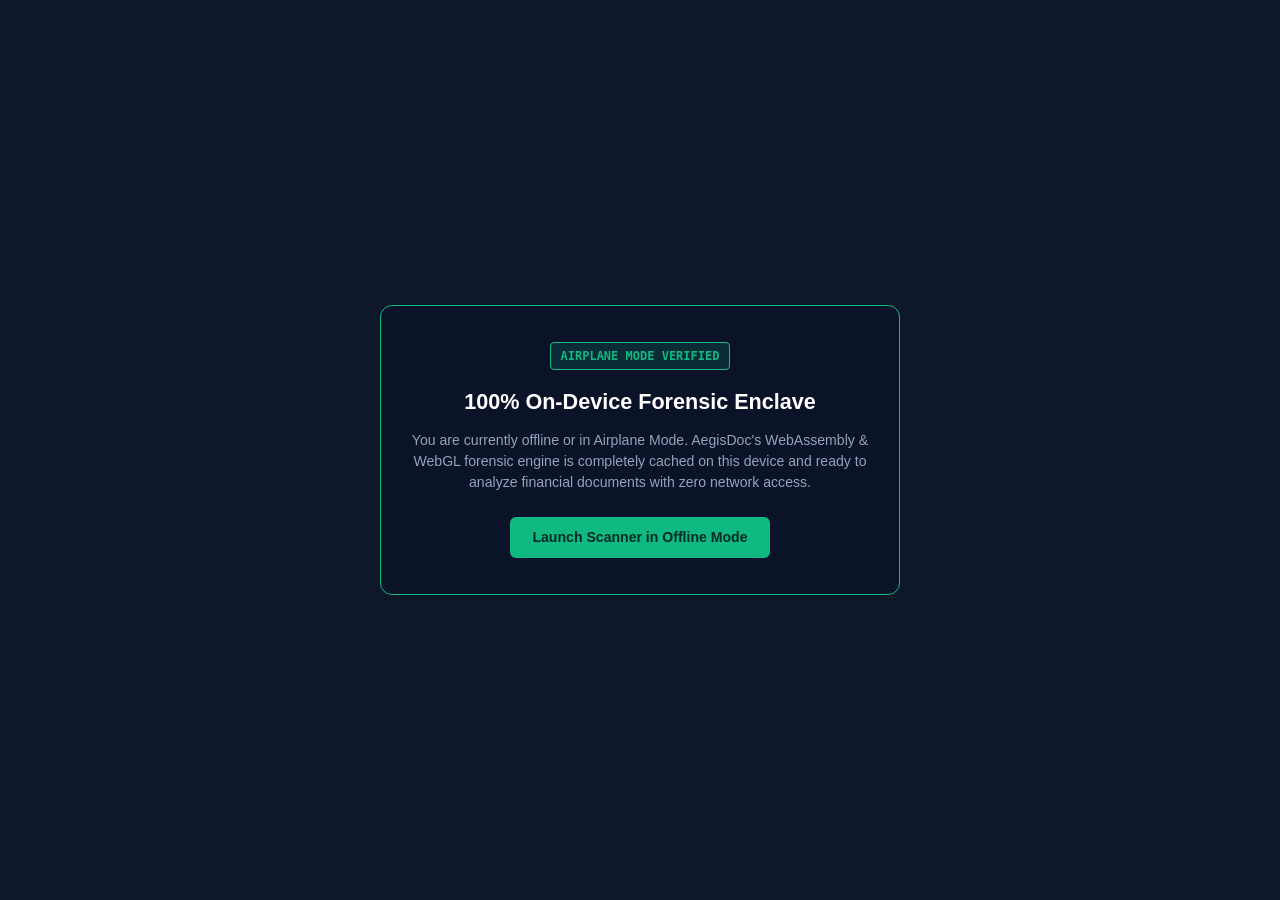
<file: veridoc/client/offline.html>
<!DOCTYPE html>
<html lang="en">
<head>
  <meta charset="UTF-8">
  <meta name="viewport" content="width=device-width, initial-scale=1.0">
  <title>Offline Mode Verified — AegisDoc Forensics</title>
  <link rel="stylesheet" href="styles.css?v=3.10.0">
  <style>
    body { background: #0f172a; color: #f8fafc; font-family: Inter, sans-serif; display: flex; align-items: center; justify-content: center; min-height: 100vh; margin: 0; padding: 20px; }
    .offline-card { max-width: 520px; text-align: center; background: #0b1329; border: 1px solid #10b981; padding: 36px 28px; border-radius: 12px; }
    .offline-badge { display: inline-block; background: rgba(16, 185, 129, 0.15); color: #10b981; font-family: monospace; font-size: 0.75rem; font-weight: 800; padding: 4px 10px; border-radius: 4px; margin-bottom: 16px; border: 1px solid #10b981; }
    .offline-title { font-size: 1.35rem; font-weight: 800; margin-bottom: 12px; color: #ffffff; }
    .offline-desc { font-size: 0.88rem; color: #94a3b8; line-height: 1.5; margin-bottom: 24px; }
    .offline-btn { display: inline-block; background: #10b981; color: #022c22; padding: 10px 22px; border-radius: 6px; text-decoration: none; font-weight: 800; font-size: 0.88rem; }
  </style>
</head>
<body>
  <div class="offline-card">
    <div class="offline-badge">AIRPLANE MODE VERIFIED</div>
    <div class="offline-title">100% On-Device Forensic Enclave</div>
    <p class="offline-desc">You are currently offline or in Airplane Mode. AegisDoc's WebAssembly & WebGL forensic engine is completely cached on this device and ready to analyze financial documents with zero network access.</p>
    <a href="./#/scan" class="offline-btn">Launch Scanner in Offline Mode</a>
  </div>
</body>
</html>
</file>
<file: veridoc/client/styles.css>
/* ==========================================================================
   AegisDoc Design System — Enterprise Fintech & Cybersecurity
   High-Trust Light Neutral Aesthetic with Integrated 4-Operations Engine
   ========================================================================== */

:root {
  /* Core Palette */
  --bg-base: #f8fafc;
  --bg-surface: #ffffff;
  --bg-subtle: #f1f5f9;
  --bg-card: #ffffff;
  
  --border-subtle: #e2e8f0;
  --border-medium: #cbd5e1;
  --border-focus: #2563eb;
  
  --color-primary: #1e40af;
  --color-primary-hover: #1d4ed8;
  --color-primary-light: #eff6ff;
  --color-primary-border: #bfdbfe;
  
  --color-success: #059669;
  --color-success-light: #ecfdf5;
  --color-success-border: #a7f3d0;
  
  --color-warning: #d97706;
  --color-warning-light: #fffbeb;
  --color-warning-border: #fde68a;
  
  --color-danger: #dc2626;
  --color-danger-light: #fef2f2;
  --color-danger-border: #fecaca;
  
  --text-primary: #0f172a;
  --text-secondary: #334155;
  --text-muted: #64748b;
  --text-light: #94a3b8;
  
  --font-sans: 'Inter', -apple-system, BlinkMacSystemFont, 'Segoe UI', Roboto, sans-serif;
  --font-mono: 'JetBrains Mono', 'Fira Code', monospace;
  
  --radius-xs: 4px;
  --radius-sm: 6px;
  --radius-md: 10px;
  --radius-lg: 16px;
  --radius-xl: 24px;
  --radius-full: 9999px;
  
  --shadow-sm: 0 1px 2px 0 rgba(0, 0, 0, 0.05);
  --shadow-md: 0 4px 6px -1px rgba(0, 0, 0, 0.06), 0 2px 4px -2px rgba(0, 0, 0, 0.04);
  --shadow-lg: 0 10px 15px -3px rgba(0, 0, 0, 0.08), 0 4px 6px -4px rgba(0, 0, 0, 0.04);
  --shadow-xl: 0 20px 25px -5px rgba(0, 0, 0, 0.1), 0 8px 10px -6px rgba(0, 0, 0, 0.05);
}

*, *::before, *::after {
  box-sizing: border-box;
  margin: 0;
  padding: 0;
  -webkit-tap-highlight-color: transparent;
}

html {
  scroll-behavior: smooth;
  overflow-x: hidden;
}

body {
  background-color: var(--bg-base);
  color: var(--text-primary);
  font-family: var(--font-sans);
  min-height: 100vh;
  line-height: 1.5;
  -webkit-font-smoothing: antialiased;
  overflow-x: hidden;
}

/* Base Buttons */
.btn-primary {
  display: inline-flex;
  align-items: center;
  gap: 8px;
  background: var(--color-primary);
  color: #ffffff;
  border: 1px solid var(--color-primary-hover);
  padding: 10px 20px;
  border-radius: var(--radius-md);
  font-size: 0.88rem;
  font-weight: 600;
  cursor: pointer;
  text-decoration: none;
  transition: all 0.15s ease;
  box-shadow: var(--shadow-sm);
}
.btn-primary:hover {
  background: var(--color-primary-hover);
  box-shadow: var(--shadow-md);
  transform: translateY(-1px);
}

.btn-secondary {
  display: inline-flex;
  align-items: center;
  gap: 8px;
  background: #ffffff;
  color: var(--text-primary);
  border: 1px solid var(--border-medium);
  padding: 10px 20px;
  border-radius: var(--radius-md);
  font-size: 0.88rem;
  font-weight: 600;
  cursor: pointer;
  text-decoration: none;
  transition: all 0.15s ease;
  box-shadow: var(--shadow-sm);
}
.btn-secondary:hover {
  background: #f8fafc;
  border-color: #94a3b8;
  transform: translateY(-1px);
}

/* ==========================================================================
   Top Navigation Header
   ========================================================================== */
.top-navbar {
  position: sticky;
  top: 0;
  left: 0;
  right: 0;
  min-height: 64px;
  background: rgba(255, 255, 255, 0.96);
  backdrop-filter: blur(12px);
  border-bottom: 1px solid var(--border-subtle);
  display: flex;
  align-items: center;
  padding: 0 20px;
  z-index: 100;
}

.nav-container {
  display: flex;
  align-items: center;
  justify-content: space-between;
  width: 100%;
  max-width: 1240px;
  margin: 0 auto;
  gap: 16px;
}

.nav-brand-wrapper {
  display: flex;
  align-items: center;
  gap: 12px;
}

.nav-dashboard-toggle-btn {
  display: inline-flex;
  align-items: center;
  gap: 7px;
  background: #0f172a;
  color: #ffffff;
  border: 1px solid #1e293b;
  padding: 7px 13px;
  border-radius: var(--radius-sm);
  font-size: 0.82rem;
  font-weight: 700;
  cursor: pointer;
  transition: all 0.15s ease;
  box-shadow: 0 1px 3px rgba(15, 23, 42, 0.2);
}
.nav-dashboard-toggle-btn:hover {
  background: #1e293b;
  border-color: #334155;
  color: #38bdf8;
  transform: translateY(-1px);
}
.nav-dashboard-toggle-btn svg {
  color: #38bdf8;
  flex-shrink: 0;
}
@media (max-width: 520px) {
  .nav-dashboard-toggle-btn .btn-text {
    display: none;
  }
  .nav-dashboard-toggle-btn {
    padding: 7px 9px;
  }
}

.nav-brand {
  display: flex;
  align-items: center;
  gap: 10px;
  text-decoration: none;
  color: var(--text-primary);
  flex-shrink: 0;
}
.nav-logo-icon {
  width: 34px;
  height: 34px;
  background: var(--color-primary);
  color: #ffffff;
  border-radius: var(--radius-sm);
  display: flex;
  align-items: center;
  justify-content: center;
  box-shadow: 0 2px 4px rgba(30, 64, 175, 0.25);
  flex-shrink: 0;
}
.nav-brand-text {
  display: flex;
  flex-direction: column;
}
.nav-brand-title {
  font-size: 1.15rem;
  font-weight: 900;
  letter-spacing: -0.02em;
  line-height: 1.2;
}
.nav-brand-tagline {
  font-size: 0.68rem;
  font-weight: 700;
  color: var(--text-muted);
  letter-spacing: 0.04em;
  text-transform: uppercase;
  line-height: 1.1;
}
.nav-brand-badge {
  font-size: 0.68rem;
  font-weight: 700;
  background: var(--color-primary-light);
  color: var(--color-primary);
  padding: 2px 7px;
  border-radius: var(--radius-full);
  border: 1px solid var(--color-primary-border);
  text-transform: uppercase;
}

.nav-links {
  display: none;
  align-items: center;
  gap: 6px;
}
@media (min-width: 990px) {
  .nav-links {
    display: flex;
  }
}

.nav-link {
  padding: 6px 12px;
  color: var(--text-secondary);
  text-decoration: none;
  font-size: 0.84rem;
  font-weight: 600;
  border-radius: var(--radius-sm);
  transition: all 0.15s ease;
  cursor: pointer;
}
.nav-link:hover {
  color: var(--color-primary);
  background: var(--bg-subtle);
}
.nav-link.active {
  color: var(--color-primary);
  background: var(--color-primary-light);
  font-weight: 750;
}

.mobile-menu-btn {
  display: flex;
}
@media (min-width: 990px) {
  .mobile-menu-btn {
    display: none;
  }
}

/* ==========================================================================
   ENTERPRISE DASHBOARD SLIDE BAR (OFF-CANVAS DRAWER)
   ========================================================================== */
.slidebar-backdrop {
  position: fixed;
  inset: 0;
  background: rgba(15, 23, 42, 0.65);
  backdrop-filter: blur(4px);
  -webkit-backdrop-filter: blur(4px);
  z-index: 998;
  opacity: 0;
  pointer-events: none;
  transition: opacity 0.25s ease;
}
.slidebar-backdrop.open {
  opacity: 1;
  pointer-events: auto;
}

.dashboard-slidebar {
  position: fixed;
  top: 0;
  left: 0;
  bottom: 0;
  width: 360px;
  max-width: 88vw;
  height: 100vh;
  background: #ffffff;
  border-right: 1px solid var(--border-medium);
  box-shadow: 0 25px 50px -12px rgba(15, 23, 42, 0.35);
  z-index: 999;
  display: flex;
  flex-direction: column;
  transform: translateX(-100%);
  transition: transform 0.28s cubic-bezier(0.16, 1, 0.3, 1);
  overflow: hidden;
}
.dashboard-slidebar.open {
  transform: translateX(0);
}

/* Slide Bar Header */
.slidebar-header {
  display: flex;
  align-items: center;
  justify-content: space-between;
  padding: 16px 20px;
  background: #0f172a;
  color: #ffffff;
  border-bottom: 1px solid #1e293b;
  flex-shrink: 0;
}
.slidebar-brand {
  display: flex;
  align-items: center;
  gap: 10px;
}
.slidebar-logo-icon {
  width: 32px;
  height: 32px;
  background: #2563eb;
  color: #ffffff;
  border-radius: 6px;
  display: flex;
  align-items: center;
  justify-content: center;
  box-shadow: 0 2px 6px rgba(37, 99, 235, 0.4);
}
.slidebar-title {
  font-size: 0.96rem;
  font-weight: 800;
  letter-spacing: -0.01em;
  color: #ffffff;
  line-height: 1.2;
}
.slidebar-subtitle {
  font-size: 0.65rem;
  font-weight: 700;
  color: #38bdf8;
  letter-spacing: 0.04em;
  text-transform: uppercase;
}
.slidebar-close-btn {
  width: 32px;
  height: 32px;
  background: #1e293b;
  color: #94a3b8;
  border: 1px solid #334155;
  border-radius: 6px;
  display: flex;
  align-items: center;
  justify-content: center;
  cursor: pointer;
  transition: all 0.15s ease;
}
.slidebar-close-btn:hover {
  background: #334155;
  color: #ffffff;
}

/* Active Document Live Widget inside Slide Bar */
.slidebar-doc-widget {
  padding: 14px 18px;
  background: #f8fafc;
  border-bottom: 1px solid var(--border-subtle);
  flex-shrink: 0;
}
.sd-widget-header {
  display: flex;
  align-items: center;
  justify-content: space-between;
  margin-bottom: 8px;
}
.sd-widget-label {
  font-size: 0.64rem;
  font-weight: 800;
  letter-spacing: 0.06em;
  color: var(--text-muted);
  text-transform: uppercase;
}
.sd-widget-status {
  font-size: 0.62rem;
  font-weight: 800;
  padding: 2px 7px;
  border-radius: 4px;
  background: #e2e8f0;
  color: #475569;
  letter-spacing: 0.04em;
}
.sd-widget-status.flagged {
  background: rgba(220, 38, 38, 0.12);
  color: #dc2626;
  border: 1px solid rgba(220, 38, 38, 0.25);
}
.sd-widget-status.authentic {
  background: rgba(5, 150, 105, 0.12);
  color: #059669;
  border: 1px solid rgba(5, 150, 105, 0.25);
}
.sd-widget-body {
  display: flex;
  align-items: center;
  justify-content: space-between;
  gap: 12px;
}
.sd-doc-info {
  display: flex;
  align-items: center;
  gap: 8px;
  overflow: hidden;
}
.sd-doc-icon {
  font-size: 1.25rem;
  flex-shrink: 0;
}
.sd-doc-meta {
  display: flex;
  flex-direction: column;
  overflow: hidden;
}
.sd-doc-name {
  font-size: 0.82rem;
  font-weight: 750;
  color: var(--text-primary);
  white-space: nowrap;
  overflow: hidden;
  text-overflow: ellipsis;
  max-width: 170px;
}
.sd-doc-sub {
  font-size: 0.68rem;
  color: var(--text-muted);
}
.slidebar-action-btn {
  font-size: 0.72rem;
  padding: 6px 10px;
  white-space: nowrap;
  flex-shrink: 0;
}

/* Slide Bar Nav Body (Scrollable) */
.slidebar-nav-body {
  flex: 1;
  overflow-y: auto;
  padding: 14px 16px;
  display: flex;
  flex-direction: column;
  gap: 18px;
}
.slidebar-group {
  display: flex;
  flex-direction: column;
  gap: 6px;
}
.slidebar-group-title {
  font-size: 0.65rem;
  font-weight: 800;
  letter-spacing: 0.06em;
  color: var(--text-muted);
  text-transform: uppercase;
  padding: 0 8px;
  margin-bottom: 2px;
}
.slidebar-group-links {
  display: flex;
  flex-direction: column;
  gap: 4px;
}
.slidebar-link {
  display: flex;
  align-items: center;
  gap: 12px;
  padding: 9px 12px;
  border-radius: var(--radius-md);
  text-decoration: none;
  color: var(--text-primary);
  background: transparent;
  border: 1px solid transparent;
  transition: all 0.15s ease;
  cursor: pointer;
}
.slidebar-link:hover {
  background: var(--bg-subtle);
  border-color: var(--border-subtle);
  color: var(--color-primary);
}
.slidebar-link.active {
  background: var(--color-primary-light);
  border-color: var(--color-primary-border);
  color: var(--color-primary);
}
.sb-icon {
  width: 32px;
  height: 32px;
  border-radius: 6px;
  background: #f1f5f9;
  color: var(--text-secondary);
  display: flex;
  align-items: center;
  justify-content: center;
  flex-shrink: 0;
  transition: all 0.15s ease;
}
.slidebar-link:hover .sb-icon,
.slidebar-link.active .sb-icon {
  background: var(--color-primary);
  color: #ffffff;
}
.sb-text {
  display: flex;
  flex-direction: column;
  flex: 1;
  overflow: hidden;
}
.sb-title {
  font-size: 0.84rem;
  font-weight: 750;
  line-height: 1.25;
}
.sb-desc {
  font-size: 0.68rem;
  color: var(--text-muted);
  white-space: nowrap;
  overflow: hidden;
  text-overflow: ellipsis;
}
.sb-badge {
  font-size: 0.64rem;
  font-weight: 800;
  font-family: var(--font-mono);
  color: var(--text-muted);
  background: #f1f5f9;
  padding: 2px 6px;
  border-radius: 4px;
  flex-shrink: 0;
}
.slidebar-link.active .sb-badge {
  background: var(--color-primary);
  color: #ffffff;
}

/* Slide Bar Footer */
.slidebar-footer {
  padding: 12px 18px;
  background: #0f172a;
  border-top: 1px solid #1e293b;
  flex-shrink: 0;
  display: flex;
  flex-direction: column;
  gap: 6px;
}
.sb-telemetry-row {
  display: flex;
  align-items: center;
  justify-content: space-between;
  font-size: 0.68rem;
  font-family: var(--font-mono);
  color: #94a3b8;
}
.sb-telemetry-item {
  display: flex;
  align-items: center;
  gap: 5px;
}
.sb-dot {
  width: 6px;
  height: 6px;
  border-radius: 50%;
  background: #10b981;
}
.sb-dot.live {
  box-shadow: 0 0 6px #10b981;
}
.sb-footer-copy {
  font-size: 0.64rem;
  color: #64748b;
  text-align: center;
}

/* ==========================================================================
   APP PAGE VIEW ROUTING ARCHITECTURE
   ========================================================================== */
.app-page {
  display: none;
  opacity: 0;
  min-height: calc(100vh - 130px);
}
.app-page.active-page {
  display: block;
  opacity: 1;
  animation: pageFadeIn 0.2s ease-out;
}
@keyframes pageFadeIn {
  from {
    opacity: 0;
    transform: translateY(3px);
  }
  to {
    opacity: 1;
    transform: translateY(0);
  }
}

.nav-actions {
  display: flex;
  align-items: center;
  gap: 10px;
}

.nav-icon-btn {
  width: 34px;
  height: 34px;
  border-radius: 50%;
  border: 1px solid var(--border-medium);
  background: #ffffff;
  color: var(--text-secondary);
  display: flex;
  align-items: center;
  justify-content: center;
  cursor: pointer;
  transition: all 0.15s ease;
}
.nav-icon-btn:hover {
  background: #f8fafc;
  color: var(--color-primary);
}
.nav-icon-btn.listening {
  background: #fef2f2;
  border-color: var(--color-danger);
  color: var(--color-danger);
  animation: pulseMic 1.5s infinite;
}
@keyframes pulseMic {
  0% { box-shadow: 0 0 0 0 rgba(220, 38, 38, 0.4); }
  70% { box-shadow: 0 0 0 8px rgba(220, 38, 38, 0); }
  100% { box-shadow: 0 0 0 0 rgba(220, 38, 38, 0); }
}

.bridge-status-pill {
  font-size: 0.72rem;
  font-weight: 600;
  padding: 5px 12px;
  border-radius: var(--radius-full);
  background: var(--bg-subtle);
  border: 1px solid var(--border-medium);
  color: var(--text-secondary);
  display: flex;
  align-items: center;
  gap: 6px;
  cursor: pointer;
}
.bridge-indicator {
  width: 8px;
  height: 8px;
  border-radius: 50%;
  background: var(--text-light);
}
.bridge-status-pill.paired .bridge-indicator {
  background: var(--color-success);
  box-shadow: 0 0 6px var(--color-success);
}

/* ==========================================================================
   Primary Workspace Container
   ========================================================================== */
.container {
  max-width: 1200px;
  margin: 0 auto;
  padding: 30px 20px;
}

/* Operations Toolbar (Top Action Bar) */
.operations-toolbar {
  background: #ffffff;
  border: 1px solid var(--border-subtle);
  border-radius: var(--radius-lg);
  padding: 18px 22px;
  margin-bottom: 24px;
  box-shadow: var(--shadow-sm);
  display: flex;
  flex-direction: column;
  gap: 16px;
}

.toolbar-header {
  display: flex;
  justify-content: space-between;
  align-items: center;
  flex-wrap: wrap;
  gap: 12px;
}

.toolbar-title-group h2 {
  font-size: 1.25rem;
  font-weight: 800;
  color: var(--text-primary);
  letter-spacing: -0.02em;
}
.toolbar-title-group p {
  font-size: 0.8rem;
  color: var(--text-muted);
}

.upload-actions {
  display: flex;
  gap: 10px;
  flex-wrap: wrap;
}

/* 4 Operations Selector Buttons */
.operations-selector-row {
  display: flex;
  gap: 8px;
  flex-wrap: wrap;
  border-top: 1px solid var(--border-subtle);
  padding-top: 14px;
}

.op-select-btn {
  display: inline-flex;
  align-items: center;
  gap: 8px;
  padding: 9px 15px;
  background: var(--bg-subtle);
  border: 1px solid var(--border-medium);
  border-radius: var(--radius-sm);
  color: var(--text-secondary);
  font-size: 0.82rem;
  font-weight: 700;
  cursor: pointer;
  transition: all 0.15s ease;
}
.op-select-btn:hover {
  background: #e2e8f0;
  color: var(--text-primary);
}
.op-select-btn.active {
  background: var(--color-primary-light);
  border-color: var(--color-primary);
  color: var(--color-primary);
  box-shadow: 0 0 0 1px var(--color-primary);
}

.op-select-dot {
  width: 8px;
  height: 8px;
  border-radius: 50%;
  background: #94a3b8;
}
.op-select-btn.active .op-select-dot {
  background: var(--color-primary);
}

/* Persistent Active Document State HUD */
.active-doc-hud {
  display: flex;
  align-items: center;
  justify-content: space-between;
  flex-wrap: wrap;
  gap: 12px;
  padding: 10px 16px;
  background: #f8fafc;
  border: 1px solid var(--border-medium);
  border-radius: var(--radius-md);
  margin-top: 6px;
}

.doc-hud-items {
  display: flex;
  align-items: center;
  gap: 20px;
  flex-wrap: wrap;
}

.doc-hud-item {
  display: flex;
  flex-direction: column;
  gap: 2px;
}

.doc-hud-label {
  font-size: 0.65rem;
  font-weight: 800;
  color: var(--text-muted);
  text-transform: uppercase;
  letter-spacing: 0.05em;
}

.doc-hud-val {
  font-size: 0.8rem;
  font-weight: 700;
  color: var(--text-primary);
  max-width: 200px;
  white-space: nowrap;
  overflow: hidden;
  text-overflow: ellipsis;
}

.doc-hud-val.mono {
  font-family: var(--font-mono);
  font-size: 0.74rem;
  color: var(--color-primary);
}

.doc-hud-badge {
  display: inline-flex;
  align-items: center;
  gap: 6px;
  padding: 4px 10px;
  background: #ecfdf5;
  border: 1px solid #10b981;
  border-radius: var(--radius-full);
  font-size: 0.7rem;
  font-weight: 800;
  color: #065f46;
  letter-spacing: 0.05em;
}

.hud-status-dot {
  width: 7px;
  height: 7px;
  border-radius: 50%;
  background: #10b981;
  box-shadow: 0 0 6px #10b981;
}

.benchmark-select-wrapper {
  display: flex;
  align-items: center;
  gap: 8px;
}

.benchmark-select {
  padding: 7px 12px;
  font-size: 0.8rem;
  font-weight: 600;
  color: var(--text-secondary);
  background: #ffffff;
  border: 1px solid var(--border-medium);
  border-radius: var(--radius-sm);
  cursor: pointer;
  outline: none;
}
.benchmark-select:focus {
  border-color: var(--color-primary);
}

/* ==========================================================================
   Main Workspace Layout (Canvas + Risk HUD)
   ========================================================================== */
.workspace-grid {
  display: grid;
  grid-template-columns: 1fr;
  gap: 24px;
  margin-bottom: 24px;
}
@media (min-width: 900px) {
  .workspace-grid {
    grid-template-columns: 7fr 5fr;
  }
}

/* Left Panel: Viewport */
.viewport-panel {
  background: #ffffff;
  border: 1px solid var(--border-subtle);
  border-radius: var(--radius-lg);
  padding: 20px;
  box-shadow: var(--shadow-sm);
}

.viewfinder-wrapper {
  position: relative;
  width: 100%;
  border-radius: var(--radius-md);
  overflow: hidden;
  background: #090d16;
  border: 1px solid var(--border-medium);
}
.viewfinder-wrapper canvas {
  width: 100%;
  display: block;
}
.viewfinder-wrapper video {
  width: 100%;
  display: none;
}

.camera-guidelines {
  position: absolute;
  top: 24px;
  left: 24px;
  right: 24px;
  bottom: 24px;
  border: 2px dashed #38bdf8;
  border-radius: var(--radius-sm);
  pointer-events: none;
  display: none;
}

.region-highlight-layer {
  position: absolute;
  top: 0;
  left: 0;
  width: 100%;
  height: 100%;
  pointer-events: auto;
}

.view-mode-bar {
  display: flex;
  justify-content: space-between;
  align-items: center;
  margin-top: 14px;
}
.view-btn {
  padding: 6px 14px;
  font-size: 0.78rem;
  font-weight: 700;
  border-radius: var(--radius-xs);
  border: 1px solid var(--border-medium);
  background: #ffffff;
  color: var(--text-secondary);
  cursor: pointer;
  transition: all 0.15s ease;
}
.view-btn.active {
  background: var(--color-primary);
  color: #ffffff;
  border-color: var(--color-primary);
}

/* Right Panel: Risk HUD */
.hud-panel {
  background: #ffffff;
  border: 1px solid var(--border-subtle);
  border-radius: var(--radius-lg);
  padding: 22px;
  box-shadow: var(--shadow-sm);
  display: flex;
  flex-direction: column;
  justify-content: space-between;
}

.hud-header {
  display: flex;
  justify-content: space-between;
  align-items: center;
  border-bottom: 1px solid var(--border-subtle);
  padding-bottom: 12px;
  margin-bottom: 18px;
}
.hud-title {
  font-size: 0.95rem;
  font-weight: 800;
  color: var(--text-primary);
}
.hud-latency {
  font-family: var(--font-mono);
  font-size: 0.74rem;
  color: var(--text-muted);
  background: var(--bg-subtle);
  padding: 2px 8px;
  border-radius: 4px;
}

.score-display-box {
  text-align: center;
  padding: 16px 0;
}
.risk-number-large {
  font-size: 3.8rem;
  font-weight: 900;
  color: var(--color-danger);
  line-height: 1;
  font-family: var(--font-mono);
}
.risk-badge {
  display: inline-block;
  font-size: 0.82rem;
  font-weight: 800;
  padding: 4px 14px;
  border-radius: var(--radius-full);
  margin-top: 10px;
  background: var(--color-danger-light);
  color: var(--color-danger);
  border: 1px solid var(--color-danger-border);
}
.risk-badge.risk-low, .risk-badge.verdict-original {
  background: var(--color-success-light);
  color: var(--color-success);
  border-color: var(--color-success-border);
}
.risk-badge.risk-medium, .risk-badge.verdict-inconclusive {
  background: var(--color-warning-light);
  color: var(--color-warning);
  border-color: var(--color-warning-border);
}
.risk-badge.risk-high, .risk-badge.verdict-forged {
  background: var(--color-danger-light);
  color: var(--color-danger);
  border-color: var(--color-danger-border);
}

/* Quality Status Banner (Section 12: Image Quality Check) */
.quality-status-banner {
  display: flex;
  align-items: center;
  justify-content: space-between;
  padding: 8px 12px;
  border-radius: var(--radius-sm);
  margin-top: 10px;
  font-size: 0.74rem;
  font-weight: 600;
  border: 1px solid var(--border-medium);
  background: var(--bg-subtle);
}
.quality-status-banner.quality-ok {
  background: #f0fdf4;
  border-color: #bbf7d0;
  color: #166534;
}
.quality-status-banner.quality-warn {
  background: #fffbeb;
  border-color: #fde68a;
  color: #92400e;
}

/* Top Section "Why?" Key Drivers Summary (Section 18) */
.why-drivers-box {
  margin-top: 12px;
  padding: 10px 12px;
  background: #f8fafc;
  border: 1px solid var(--border-medium);
  border-radius: var(--radius-sm);
  font-size: 0.76rem;
  text-align: left;
}
.why-drivers-title {
  font-weight: 800;
  color: var(--text-muted);
  text-transform: uppercase;
  font-size: 0.68rem;
  letter-spacing: 0.05em;
  margin-bottom: 6px;
  display: flex;
  align-items: center;
  gap: 5px;
}
.why-tags-row {
  display: flex;
  flex-wrap: wrap;
  gap: 5px;
}
.why-tag {
  display: inline-flex;
  align-items: center;
  gap: 4px;
  padding: 3px 8px;
  border-radius: 4px;
  font-size: 0.72rem;
  font-weight: 700;
  background: #fee2e2;
  color: #991b1b;
  border: 1px solid #fecaca;
}
.why-tag.clean {
  background: #ecfdf5;
  color: #065f46;
  border-color: #a7f3d0;
}

/* Evidence-Based Additive Points Breakdown Table (Section 6) */
.evidence-breakdown-card {
  margin-top: 14px;
  border: 1px solid var(--border-subtle);
  border-radius: var(--radius-sm);
  background: #ffffff;
  overflow: hidden;
}
.evidence-header {
  padding: 8px 12px;
  background: var(--bg-subtle);
  border-bottom: 1px solid var(--border-subtle);
  font-size: 0.75rem;
  font-weight: 800;
  color: var(--text-secondary);
  display: flex;
  justify-content: space-between;
}
.evidence-row {
  display: flex;
  justify-content: space-between;
  align-items: center;
  padding: 6px 12px;
  font-size: 0.74rem;
  border-bottom: 1px solid var(--border-subtle);
}
.evidence-row:last-child {
  border-bottom: none;
}
.evidence-row.total-row {
  background: #f8fafc;
  font-weight: 800;
}
.evidence-pts {
  font-family: var(--font-mono);
  font-weight: 800;
}
.evidence-pts.flagged {
  color: var(--color-danger);
}
.evidence-pts.passed {
  color: var(--color-success);
}

/* Legal & Forensic Disclaimer Box (Section 10) */
.disclaimer-box {
  margin-top: 12px;
  padding: 10px 12px;
  background: #f8fafc;
  border-left: 3px solid #64748b;
  border-radius: 4px;
  font-size: 0.72rem;
  color: var(--text-muted);
  line-height: 1.4;
  text-align: left;
}

/* ==========================================================================
   THE 4 OPERATIONS REAL-TIME VALIDATION MATRIX
   ========================================================================== */
.matrix-section {
  background: #ffffff;
  border: 1px solid var(--border-subtle);
  border-radius: var(--radius-lg);
  padding: 22px;
  margin-bottom: 24px;
  box-shadow: var(--shadow-sm);
}

.matrix-header {
  display: flex;
  justify-content: space-between;
  align-items: center;
  margin-bottom: 16px;
}
.matrix-title {
  font-size: 1.1rem;
  font-weight: 800;
  color: var(--text-primary);
}

.matrix-grid {
  display: grid;
  grid-template-columns: 1fr;
  gap: 14px;
}
@media (min-width: 680px) {
  .matrix-grid {
    grid-template-columns: repeat(2, 1fr);
  }
}
@media (min-width: 1040px) {
  .matrix-grid {
    grid-template-columns: repeat(4, 1fr);
  }
}

.operation-card {
  background: var(--bg-subtle);
  border: 1px solid var(--border-medium);
  border-radius: var(--radius-md);
  padding: 16px;
  cursor: pointer;
  transition: all 0.15s ease;
  position: relative;
}
.operation-card:hover {
  transform: translateY(-2px);
  box-shadow: var(--shadow-md);
  border-color: var(--color-primary);
}
.operation-card.flagged {
  border-color: var(--color-danger);
  background: #fff8f8;
}
.operation-card.passed {
  border-color: var(--color-success-border);
  background: #f6fdf9;
}
.operation-card.selected-op {
  border-width: 2px;
  border-color: var(--color-primary);
  box-shadow: 0 0 0 3px rgba(37, 99, 235, 0.25), var(--shadow-md);
}

.op-header {
  display: flex;
  justify-content: space-between;
  align-items: center;
  margin-bottom: 8px;
}
.op-id {
  font-family: var(--font-mono);
  font-size: 0.7rem;
  font-weight: 800;
  color: var(--text-muted);
}
.op-status-pill {
  font-size: 0.7rem;
  font-weight: 800;
  padding: 2px 7px;
  border-radius: var(--radius-full);
}
.op-status-pill.flagged {
  background: var(--color-danger);
  color: #ffffff;
}
.op-status-pill.passed {
  background: var(--color-success);
  color: #ffffff;
}
.op-status-pill.inconclusive {
  background: #f59e0b;
  color: #ffffff;
}
.operation-card.inconclusive {
  border-left: 4px solid #f59e0b;
  background: rgba(245, 158, 11, 0.04);
}
.active-badge.inconclusive-badge {
  background: rgba(245, 158, 11, 0.15);
  color: #b45309;
  border: 1px solid rgba(245, 158, 11, 0.3);
}

.op-title {
  font-size: 0.88rem;
  font-weight: 800;
  color: var(--text-primary);
  margin-bottom: 4px;
}
.op-desc {
  font-size: 0.76rem;
  color: var(--text-muted);
  line-height: 1.4;
  margin-bottom: 8px;
}
.op-metric {
  font-family: var(--font-mono);
  font-size: 0.72rem;
  font-weight: 700;
  color: var(--text-secondary);
  background: rgba(0, 0, 0, 0.04);
  padding: 4px 6px;
  border-radius: var(--radius-xs);
}

/* ==========================================================================
   Forensic Diff & Inspector Cards
   ========================================================================== */
.inspector-box {
  background: var(--bg-subtle);
  border: 1px solid var(--border-medium);
  border-radius: var(--radius-md);
  padding: 14px;
  margin-top: 14px;
}
.inspector-box-header {
  display: flex;
  justify-content: space-between;
  align-items: center;
  margin-bottom: 6px;
}

.diff-card {
  background: #ffffff;
  border: 1px solid var(--border-subtle);
  border-radius: var(--radius-lg);
  padding: 20px;
  margin-bottom: 24px;
  box-shadow: var(--shadow-sm);
}
.diff-row {
  display: flex;
  justify-content: space-between;
  padding: 6px 0;
  font-size: 0.84rem;
  border-bottom: 1px dashed var(--border-subtle);
}
.diff-before {
  color: var(--text-muted);
  text-decoration: line-through;
}
.diff-after {
  color: var(--color-danger);
  font-weight: 800;
}

/* ==========================================================================
   Before / After Comparison Slider
   ========================================================================== */
.slider-container {
  position: relative;
  width: 100%;
  border: 1px solid var(--border-medium);
  border-radius: var(--radius-lg);
  overflow: hidden;
  background: #ffffff;
  box-shadow: var(--shadow-lg);
  user-select: none;
}
.slider-image-wrapper {
  position: relative;
  width: 100%;
  height: 480px;
  overflow: hidden;
}
.slider-img {
  position: absolute;
  top: 0;
  left: 0;
  width: 100%;
  height: 100%;
  object-fit: cover;
  pointer-events: none;
}
.slider-img.overlay {
  clip-path: polygon(0 0, 50% 0, 50% 100%, 0 100%);
  transition: clip-path 0.05s ease;
}
.slider-handle {
  position: absolute;
  top: 0;
  bottom: 0;
  left: 50%;
  width: 4px;
  background: var(--color-primary);
  cursor: ew-resize;
  z-index: 30;
  box-shadow: 0 0 10px rgba(30, 64, 175, 0.4);
}
.slider-handle-button {
  position: absolute;
  top: 50%;
  left: 50%;
  transform: translate(-50%, -50%);
  width: 36px;
  height: 36px;
  background: #ffffff;
  border: 2px solid var(--color-primary);
  border-radius: 50%;
  display: flex;
  align-items: center;
  justify-content: center;
  color: var(--color-primary);
  box-shadow: var(--shadow-md);
  pointer-events: none;
}

/* ==========================================================================
   Tamper Challenge
   ========================================================================== */
.challenge-grid {
  display: grid;
  grid-template-columns: 1fr;
  gap: 20px;
  margin-top: 16px;
}
@media (min-width: 720px) {
  .challenge-grid {
    grid-template-columns: 1fr 1fr;
  }
}
.challenge-card {
  background: #ffffff;
  border: 2px solid var(--border-medium);
  border-radius: var(--radius-lg);
  padding: 20px;
  text-align: center;
  cursor: pointer;
  transition: all 0.15s ease;
}
.challenge-card:hover {
  border-color: #94a3b8;
  transform: translateY(-2px);
}
.challenge-card.correct {
  border-color: var(--color-success);
  background: var(--color-success-light);
}
.challenge-card.wrong {
  border-color: var(--color-danger);
  background: var(--color-danger-light);
}

/* Suspicious Bounding Box Overlays */
.suspicious-box {
  position: absolute;
  border: 2px solid var(--color-danger);
  background: rgba(220, 38, 38, 0.2);
  cursor: pointer;
  z-index: 10;
  transition: all 0.15s ease;
}
.suspicious-box.selected {
  border-color: #ef4444;
  background: rgba(239, 68, 68, 0.4);
  box-shadow: 0 0 12px rgba(239, 68, 68, 0.6);
}
.suspicious-box .box-tag {
  position: absolute;
  top: -22px;
  left: -2px;
  background: var(--color-danger);
  color: #ffffff;
  font-size: 0.65rem;
  font-weight: 700;
  font-family: var(--font-mono);
  padding: 2px 6px;
  border-radius: 2px;
  white-space: nowrap;
}

/* Modals */
.modal-backdrop {
  position: fixed;
  top: 0;
  left: 0;
  width: 100vw;
  height: 100vh;
  background: rgba(15, 23, 42, 0.7);
  backdrop-filter: blur(6px);
  z-index: 300;
  display: none;
  align-items: center;
  justify-content: center;
  padding: 20px;
}
.modal-backdrop.open {
  display: flex;
}

/* Verification Audit Certificate Modal (Section 19 & 30) */
.cert-modal-card {
  background: #ffffff;
  border: 1px solid var(--border-medium);
  border-radius: var(--radius-xl);
  padding: 32px;
  max-width: 580px;
  width: 100%;
  box-shadow: 0 25px 50px -12px rgba(15, 23, 42, 0.4);
  position: relative;
  color: var(--text-primary);
  animation: modalPop 0.2s cubic-bezier(0.16, 1, 0.3, 1);
}

@keyframes modalPop {
  0% { opacity: 0; transform: scale(0.95); }
  100% { opacity: 1; transform: scale(1); }
}

.cert-modal-header {
  display: flex;
  justify-content: space-between;
  align-items: flex-start;
  padding-bottom: 16px;
  border-bottom: 2px solid var(--border-subtle);
  margin-bottom: 20px;
}
.cert-modal-header h3 {
  font-size: 1.25rem;
  font-weight: 900;
  letter-spacing: -0.01em;
  color: var(--text-primary);
}
.cert-subhead {
  font-size: 0.72rem;
  font-weight: 800;
  font-family: var(--font-mono);
  color: var(--color-primary);
  letter-spacing: 0.06em;
  text-transform: uppercase;
  margin-top: 4px;
}

.close-modal-btn {
  width: 32px;
  height: 32px;
  border-radius: 50%;
  border: 1px solid var(--border-medium);
  background: var(--bg-base);
  color: var(--text-muted);
  cursor: pointer;
  display: flex;
  align-items: center;
  justify-content: center;
  font-size: 0.95rem;
  font-weight: 700;
  transition: all 0.15s ease;
  flex-shrink: 0;
}
.close-modal-btn:hover {
  background: var(--color-danger-light);
  color: var(--color-danger);
  border-color: var(--color-danger-border);
  transform: scale(1.05);
}

.cert-details-list {
  background: var(--bg-base);
  border: 1px solid var(--border-subtle);
  border-radius: var(--radius-md);
  padding: 14px 18px;
  margin-bottom: 18px;
  display: flex;
  flex-direction: column;
  gap: 10px;
}
.cert-row {
  display: flex;
  justify-content: space-between;
  align-items: center;
  font-size: 0.84rem;
  padding: 5px 0;
  border-bottom: 1px dashed var(--border-subtle);
}
.cert-row:last-child {
  border-bottom: none;
}
.cert-row span {
  color: var(--text-secondary);
  font-weight: 600;
  font-size: 0.82rem;
}
.cert-row strong {
  color: var(--text-primary);
  font-weight: 800;
}
.cert-row strong.mono {
  font-family: var(--font-mono);
  font-size: 0.8rem;
}

.cert-rationale-box {
  background: #f1f5f9;
  border-left: 4px solid var(--color-primary);
  border-radius: var(--radius-xs);
  padding: 12px 16px;
  font-size: 0.82rem;
  line-height: 1.5;
  color: var(--text-secondary);
  margin-bottom: 24px;
}

.cert-footer-actions {
  display: flex;
  justify-content: flex-end;
  gap: 12px;
  flex-wrap: wrap;
}

/* Office Kit Bridge Modal Card */
.bridge-modal-card {
  background: #ffffff;
  border: 1px solid var(--border-medium);
  border-radius: var(--radius-xl);
  padding: 28px;
  max-width: 460px;
  width: 100%;
  box-shadow: 0 25px 50px -12px rgba(15, 23, 42, 0.4);
  position: relative;
  animation: modalPop 0.2s cubic-bezier(0.16, 1, 0.3, 1);
}
.bridge-modal-header {
  display: flex;
  justify-content: space-between;
  align-items: center;
  margin-bottom: 12px;
}
.bridge-modal-header h3 {
  font-size: 1.15rem;
  font-weight: 800;
  color: var(--text-primary);
}
.bridge-modal-desc {
  font-size: 0.82rem;
  color: var(--text-muted);
  line-height: 1.45;
  margin-bottom: 16px;
}
.bridge-pin-input {
  width: 100%;
  padding: 10px 14px;
  font-family: var(--font-mono);
  font-size: 1.15rem;
  font-weight: 800;
  letter-spacing: 0.12em;
  text-align: center;
  border: 2px solid var(--border-medium);
  border-radius: var(--radius-md);
  text-transform: uppercase;
  margin-top: 6px;
  background: var(--bg-base);
  color: var(--text-primary);
  outline: none;
}
.bridge-pin-input:focus {
  border-color: var(--color-primary);
  background: #ffffff;
}
.bridge-status-mono {
  font-family: var(--font-mono);
  font-size: 0.76rem;
  color: var(--text-muted);
}

/* ==========================================================================
   SECTION 1: LANDING HERO & TRUST INDICATORS
   ========================================================================== */
.landing-hero {
  padding: 40px 0 60px 0;
  background: linear-gradient(180deg, #ffffff 0%, var(--bg-base) 100%);
  border-bottom: 1px solid var(--border-subtle);
}

.hero-layout {
  display: grid;
  grid-template-columns: 1fr;
  gap: 40px;
  align-items: center;
}
@media (min-width: 960px) {
  .hero-layout {
    grid-template-columns: 1.15fr 0.85fr;
    gap: 48px;
  }
}

.hero-badge {
  display: inline-flex;
  align-items: center;
  gap: 8px;
  background: var(--color-primary-light);
  border: 1px solid var(--color-primary-border);
  color: var(--color-primary);
  padding: 6px 14px;
  border-radius: var(--radius-full);
  font-size: 0.76rem;
  font-weight: 700;
  letter-spacing: 0.04em;
  text-transform: uppercase;
  margin-bottom: 18px;
}

.pulse-dot {
  width: 8px;
  height: 8px;
  border-radius: 50%;
  background: var(--color-primary);
  box-shadow: 0 0 8px var(--color-primary);
  animation: pulseDot 2s infinite ease-in-out;
}
@keyframes pulseDot {
  0%, 100% { opacity: 1; transform: scale(1); }
  50% { opacity: 0.4; transform: scale(0.85); }
}

.hero-headline {
  font-size: clamp(2.4rem, 5vw, 3.4rem);
  font-weight: 900;
  line-height: 1.12;
  letter-spacing: -0.03em;
  color: var(--text-primary);
  margin-bottom: 18px;
}

.hero-subtext {
  font-size: clamp(1rem, 2vw, 1.15rem);
  color: var(--text-secondary);
  line-height: 1.6;
  max-width: 540px;
  margin-bottom: 28px;
}

.hero-cta-group {
  display: flex;
  align-items: center;
  gap: 12px;
  flex-wrap: wrap;
  margin-bottom: 36px;
}
.hero-btn {
  padding: 12px 24px;
  font-size: 0.92rem;
}

/* Hero Trust Assurance Badges */
.hero-trust-assurance {
  display: flex;
  flex-wrap: wrap;
  gap: 10px;
  margin-top: 18px;
  padding-top: 18px;
  border-top: 1px solid var(--border-subtle);
}
.hero-trust-pill {
  display: inline-flex;
  align-items: center;
  gap: 7px;
  font-size: 0.76rem;
  font-weight: 600;
  color: var(--text-secondary);
  background: #ffffff;
  border: 1px solid var(--border-subtle);
  padding: 6px 12px;
  border-radius: var(--radius-full);
  box-shadow: 0 1px 2px rgba(0, 0, 0, 0.03);
  transition: all 0.15s ease;
}
.hero-trust-pill:hover {
  border-color: var(--color-primary-border);
  color: var(--color-primary);
  background: #f8fafc;
}
.hero-trust-pill svg {
  flex-shrink: 0;
}

/* ==========================================================================
   ENTERPRISE CAPABILITIES SECTION (Full Width 4-Column Balanced Grid)
   ========================================================================== */
.hero-capabilities-section {
  padding: 38px 0 54px 0;
  background: linear-gradient(180deg, #f8fafc 0%, #ffffff 100%);
  border-top: 1px solid var(--border-subtle);
  border-bottom: 1px solid var(--border-subtle);
}
.capabilities-grid {
  display: grid;
  grid-template-columns: 1fr;
  gap: 18px;
}
@media (min-width: 640px) {
  .capabilities-grid {
    grid-template-columns: repeat(2, 1fr);
  }
}
@media (min-width: 1024px) {
  .capabilities-grid {
    grid-template-columns: repeat(4, 1fr);
  }
}
.cap-card {
  background: #ffffff;
  border: 1px solid var(--border-medium);
  border-radius: var(--radius-lg);
  padding: 22px 20px;
  box-shadow: var(--shadow-sm);
  display: flex;
  flex-direction: column;
  transition: all 0.2s cubic-bezier(0.16, 1, 0.3, 1);
  position: relative;
  overflow: hidden;
}
.cap-card:hover {
  transform: translateY(-3px);
  box-shadow: var(--shadow-md);
  border-color: var(--color-primary-border);
}
.cap-card::before {
  content: '';
  position: absolute;
  top: 0;
  left: 0;
  right: 0;
  height: 3px;
  background: var(--color-primary);
  opacity: 0;
  transition: opacity 0.2s ease;
}
.cap-card:hover::before {
  opacity: 1;
}
.cap-card-header {
  display: flex;
  align-items: center;
  justify-content: space-between;
  margin-bottom: 14px;
}
.cap-num {
  font-family: var(--font-mono);
  font-size: 0.72rem;
  font-weight: 800;
  color: var(--color-primary);
  background: var(--color-primary-light);
  padding: 3px 8px;
  border-radius: 4px;
  border: 1px solid var(--color-primary-border);
}
.cap-icon-svg {
  color: var(--text-secondary);
  display: flex;
  align-items: center;
  justify-content: center;
}
.cap-title {
  font-size: 0.88rem;
  font-weight: 800;
  color: var(--text-primary);
  letter-spacing: -0.01em;
  margin-bottom: 8px;
}
.cap-desc {
  font-size: 0.78rem;
  color: var(--text-muted);
  line-height: 1.45;
}

/* Fallback / Legacy trust-grid */
.trust-grid {
  display: grid;
  grid-template-columns: repeat(2, 1fr);
  gap: 12px;
  padding-top: 18px;
  border-top: 1px solid var(--border-subtle);
}
.trust-item {
  background: #ffffff;
  border: 1px solid var(--border-subtle);
  border-radius: var(--radius-md);
  padding: 12px;
  box-shadow: var(--shadow-sm);
}
.trust-title {
  font-size: 0.8rem;
  font-weight: 800;
  color: var(--text-primary);
  margin-bottom: 3px;
}
.trust-desc {
  font-size: 0.7rem;
  color: var(--text-muted);
  line-height: 1.35;
}

/* Hero Interactive Document Card */
.hero-visual {
  display: flex;
  justify-content: center;
}
.hero-doc-card {
  width: 100%;
  max-width: 440px;
  background: #ffffff;
  border: 1px solid var(--border-medium);
  border-radius: var(--radius-lg);
  box-shadow: var(--shadow-xl);
  overflow: hidden;
  position: relative;
}
.hero-showcase-badge {
  display: flex;
  align-items: center;
  gap: 6px;
  background: #0f172a;
  color: #38bdf8;
  padding: 6px 14px;
  font-size: 0.66rem;
  font-weight: 800;
  letter-spacing: 0.05em;
  text-transform: uppercase;
}
.badge-dot {
  width: 6px;
  height: 6px;
  border-radius: 50%;
  background: #38bdf8;
  box-shadow: 0 0 6px #38bdf8;
}
.hero-doc-header {
  display: flex;
  justify-content: space-between;
  align-items: center;
  padding: 12px 16px;
  background: var(--bg-subtle);
  border-bottom: 1px solid var(--border-subtle);
}
.hero-showcase-callout {
  padding: 10px 14px;
  background: #f8fafc;
  border-top: 1px solid var(--border-subtle);
  font-size: 0.72rem;
  color: var(--text-secondary);
  display: flex;
  flex-direction: column;
  gap: 4px;
}
.hero-showcase-link {
  color: var(--color-primary);
  font-weight: 700;
  text-decoration: underline;
  font-size: 0.74rem;
}
.doc-mock-title {
  font-size: 0.72rem;
  font-weight: 800;
  font-family: var(--font-mono);
  color: var(--text-secondary);
}
.doc-mock-status.flagged {
  font-size: 0.65rem;
  font-weight: 800;
  color: #ffffff;
  background: var(--color-danger);
  padding: 3px 8px;
  border-radius: var(--radius-full);
}
.hero-doc-preview {
  position: relative;
  height: 280px;
  background: #f1f5f9;
  overflow: hidden;
}
.hero-doc-img {
  width: 100%;
  height: 100%;
  object-fit: cover;
  object-position: top;
}
.hero-scan-line {
  position: absolute;
  left: 0;
  right: 0;
  height: 2px;
  background: linear-gradient(90deg, transparent, #ef4444, transparent);
  box-shadow: 0 0 10px #ef4444;
  animation: heroScan 3s infinite linear;
}
@keyframes heroScan {
  0% { top: 0; }
  50% { top: 95%; }
  100% { top: 0; }
}
.hero-marker-box {
  position: absolute;
  top: 48%;
  right: 14%;
  width: 130px;
  height: 38px;
  border: 2px solid var(--color-danger);
  background: rgba(220, 38, 38, 0.2);
  border-radius: var(--radius-xs);
  pointer-events: none;
  transition: all 0.2s ease;
}
.marker-pill {
  position: absolute;
  top: -22px;
  right: 0;
  background: var(--color-danger);
  color: #ffffff;
  font-size: 0.62rem;
  font-weight: 700;
  font-family: var(--font-mono);
  padding: 2px 6px;
  border-radius: 2px;
  white-space: nowrap;
}

/* Interactive Hero Hotspots */
.hero-hotspot {
  position: absolute;
  width: 26px;
  height: 26px;
  border-radius: 50%;
  transform: translate(-50%, -50%);
  cursor: pointer;
  z-index: 10;
  display: flex;
  align-items: center;
  justify-content: center;
  transition: transform 0.15s ease;
}
.hero-hotspot:hover {
  transform: translate(-50%, -50%) scale(1.15);
}
.hotspot-pin {
  width: 22px;
  height: 22px;
  border-radius: 50%;
  background: var(--color-primary);
  color: #ffffff;
  font-size: 0.7rem;
  font-weight: 800;
  font-family: var(--font-mono);
  display: flex;
  align-items: center;
  justify-content: center;
  box-shadow: 0 2px 8px rgba(37, 99, 235, 0.45);
  border: 2px solid #ffffff;
  position: relative;
  z-index: 2;
}
.hero-hotspot.active .hotspot-pin {
  background: var(--color-danger);
  box-shadow: 0 2px 10px rgba(220, 38, 38, 0.55);
}
.hotspot-pulse {
  position: absolute;
  top: 0;
  left: 0;
  right: 0;
  bottom: 0;
  border-radius: 50%;
  background: rgba(37, 99, 235, 0.35);
  animation: hotspotPulse 2s infinite ease-out;
  pointer-events: none;
}
.hero-hotspot.active .hotspot-pulse {
  background: rgba(220, 38, 38, 0.4);
}
@keyframes hotspotPulse {
  0% { transform: scale(0.8); opacity: 0.9; }
  100% { transform: scale(2.2); opacity: 0; }
}

/* Dynamic Hotspot Evidence Box */
.hero-hotspot-evidence {
  background: #f8fafc;
  border-top: 1px solid var(--border-subtle);
  border-bottom: 1px solid var(--border-subtle);
  padding: 12px 16px;
}
.h-evidence-header {
  display: flex;
  justify-content: space-between;
  align-items: center;
  margin-bottom: 6px;
}
.h-evidence-badge {
  font-size: 0.72rem;
  font-weight: 800;
  color: var(--color-danger);
  background: rgba(220, 38, 38, 0.1);
  padding: 3px 8px;
  border-radius: var(--radius-xs);
}
.h-evidence-points {
  font-size: 0.72rem;
  font-weight: 800;
  font-family: var(--font-mono);
  color: var(--color-danger);
}
.h-evidence-desc {
  font-size: 0.72rem;
  color: var(--text-secondary);
  line-height: 1.4;
  margin-bottom: 8px;
}
.h-evidence-tabs {
  display: flex;
  gap: 6px;
  flex-wrap: wrap;
}
.h-tab-btn {
  background: #ffffff;
  border: 1px solid var(--border-medium);
  border-radius: var(--radius-xs);
  font-size: 0.64rem;
  font-weight: 700;
  color: var(--text-secondary);
  padding: 3px 8px;
  cursor: pointer;
  transition: all 0.15s ease;
}
.h-tab-btn:hover {
  background: var(--bg-subtle);
  color: var(--text-primary);
}
.h-tab-btn.active {
  background: var(--color-primary);
  border-color: var(--color-primary);
  color: #ffffff;
}

/* Hero Doc Benchmark Metrics Footer */
.hero-doc-footer {
  display: grid;
  grid-template-columns: repeat(3, 1fr);
  padding: 12px 14px;
  background: #ffffff;
  border-top: 1px solid var(--border-subtle);
  border-bottom: 1px solid var(--border-subtle);
  text-align: center;
}
.hero-metric {
  display: flex;
  flex-direction: column;
  gap: 3px;
  padding: 0 4px;
}
.hero-metric:not(:last-child) {
  border-right: 1px solid var(--border-subtle);
}
.m-label {
  font-size: 0.65rem;
  font-weight: 800;
  color: var(--text-muted);
  text-transform: uppercase;
  letter-spacing: 0.05em;
}
.m-val {
  font-size: 0.88rem;
  font-weight: 800;
  font-family: var(--font-mono);
  line-height: 1.2;
}
.m-val.danger {
  color: var(--color-danger);
}
.m-val.success {
  color: var(--color-success);
}


/* Evidence Detected Grid */
.evidence-detected-grid {
  display: grid;
  grid-template-columns: repeat(1, 1fr);
  gap: 14px;
  margin-top: 24px;
}
@media (min-width: 640px) {
  .evidence-detected-grid {
    grid-template-columns: repeat(2, 1fr);
  }
}
@media (min-width: 1024px) {
  .evidence-detected-grid {
    grid-template-columns: repeat(4, 1fr);
  }
}
.evidence-pill-card {
  background: #ffffff;
  border: 1px solid var(--border-medium);
  border-radius: var(--radius-md);
  padding: 14px;
  box-shadow: var(--shadow-sm);
  display: flex;
  gap: 10px;
  align-items: flex-start;
}
.ep-icon {
  font-size: 1.25rem;
  flex-shrink: 0;
  padding-top: 2px;
}
.ep-content strong {
  display: block;
  font-size: 0.82rem;
  font-weight: 800;
  color: var(--text-primary);
  margin-bottom: 4px;
}
.ep-content p {
  font-size: 0.72rem;
  color: var(--text-secondary);
  line-height: 1.4;
  margin: 0;
}

/* SECTION 3: "FROM EVIDENCE TO RISK" ARCHITECTURE FLOW */
.evidence-risk-section {
  padding: 60px 0;
  background: linear-gradient(180deg, var(--bg-base) 0%, #ffffff 100%);
  border-bottom: 1px solid var(--border-subtle);
}
.risk-flow-container {
  max-width: 860px;
  margin: 0 auto;
}
.risk-flow-signals {
  display: flex;
  flex-direction: column;
  gap: 10px;
  align-items: stretch;
}
@media (min-width: 768px) {
  .risk-flow-signals {
    flex-direction: row;
    align-items: center;
    justify-content: space-between;
  }
}
.flow-signal-card {
  background: #ffffff;
  border: 1px solid var(--border-medium);
  border-radius: var(--radius-md);
  padding: 14px;
  box-shadow: var(--shadow-sm);
  flex: 1;
}
.flow-sig-header {
  display: flex;
  justify-content: space-between;
  align-items: center;
  gap: 6px;
  margin-bottom: 6px;
}
.flow-sig-name {
  font-size: 0.76rem;
  font-weight: 800;
  color: var(--text-primary);
}
.flow-sig-pts {
  font-size: 0.72rem;
  font-weight: 800;
  font-family: var(--font-mono);
}
.flow-sig-pts.danger { color: var(--color-danger); }
.flow-sig-desc {
  display: block;
  font-size: 0.68rem;
  color: var(--text-muted);
  line-height: 1.35;
}
.flow-plus {
  font-size: 1.2rem;
  font-weight: 800;
  color: var(--text-muted);
  text-align: center;
  padding: 0 4px;
}
.flow-arrow-row {
  display: flex;
  align-items: center;
  gap: 12px;
  margin: 22px 0;
}
.flow-arrow-line {
  flex: 1;
  height: 1px;
  background: var(--border-medium);
}
.flow-arrow-badge {
  background: #0f172a;
  color: #38bdf8;
  font-size: 0.72rem;
  font-weight: 800;
  padding: 6px 16px;
  border-radius: var(--radius-full);
  letter-spacing: 0.04em;
  text-transform: uppercase;
}
.risk-outcome-card {
  background: #ffffff;
  border: 2px solid var(--color-danger);
  border-radius: var(--radius-lg);
  padding: 24px;
  box-shadow: var(--shadow-md);
  display: flex;
  flex-direction: column;
  gap: 20px;
}
@media (min-width: 640px) {
  .risk-outcome-card {
    flex-direction: row;
    align-items: center;
  }
}
.outcome-score-box {
  display: flex;
  flex-direction: column;
  gap: 4px;
  min-width: 180px;
}
.outcome-label {
  font-size: 0.7rem;
  font-weight: 800;
  text-transform: uppercase;
  letter-spacing: 0.05em;
  color: var(--text-muted);
}
.outcome-score {
  font-size: 2.2rem;
  font-weight: 900;
  font-family: var(--font-mono);
  line-height: 1;
}
.outcome-score.danger { color: var(--color-danger); }
.outcome-sub {
  font-size: 0.68rem;
  color: var(--text-muted);
}
.outcome-divider {
  width: 100%;
  height: 1px;
  background: var(--border-subtle);
}
@media (min-width: 640px) {
  .outcome-divider {
    width: 1px;
    height: 60px;
  }
}
.outcome-verdict-box {
  display: flex;
  flex-direction: column;
  gap: 6px;
  flex: 1;
}
.outcome-verdict {
  font-size: 1.15rem;
  font-weight: 900;
  letter-spacing: 0.02em;
}
.outcome-verdict.danger { color: var(--color-danger); }
.outcome-desc {
  font-size: 0.76rem;
  color: var(--text-secondary);
  line-height: 1.4;
}
.risk-philosophy-banner {
  margin-top: 24px;
  padding: 12px 20px;
  background: #f8fafc;
  border: 1px solid var(--border-medium);
  border-radius: var(--radius-md);
  display: flex;
  align-items: center;
  justify-content: center;
  gap: 12px;
  font-size: 0.8rem;
  color: var(--text-primary);
  flex-wrap: wrap;
}
.rp-tag {
  background: #0f172a;
  color: #ffffff;
  font-size: 0.64rem;
  font-weight: 800;
  padding: 3px 8px;
  border-radius: var(--radius-xs);
  letter-spacing: 0.04em;
}

/* SECTION 4: PIPELINE ACCORDION */
.pipeline-section {
  padding: 60px 0;
  background: #ffffff;
  border-bottom: 1px solid var(--border-subtle);
}
.pipeline-stages-list {
  max-width: 860px;
  margin: 0 auto;
  display: flex;
  flex-direction: column;
  gap: 12px;
}
.pipeline-stage-item {
  background: #ffffff;
  border: 1px solid var(--border-medium);
  border-radius: var(--radius-md);
  overflow: hidden;
  transition: all 0.2s ease;
  cursor: pointer;
}
.pipeline-stage-item:hover {
  border-color: var(--color-primary);
}
.pipeline-stage-item.active {
  border-color: var(--color-primary);
  box-shadow: var(--shadow-sm);
}
.psi-header {
  display: flex;
  align-items: center;
  gap: 16px;
  padding: 16px 20px;
}
.psi-num {
  font-size: 1.1rem;
  font-weight: 900;
  font-family: var(--font-mono);
  color: var(--color-primary);
  min-width: 28px;
}
.psi-info {
  flex: 1;
  display: flex;
  flex-direction: column;
  gap: 2px;
}
.psi-title {
  font-size: 0.94rem;
  font-weight: 800;
  color: var(--text-primary);
}
.psi-summary {
  font-size: 0.74rem;
  color: var(--text-muted);
}
.psi-chevron {
  font-size: 0.9rem;
  color: var(--text-muted);
  transition: transform 0.2s ease;
}
.pipeline-stage-item.active .psi-chevron {
  transform: rotate(0deg);
  color: var(--color-primary);
}
.psi-body {
  padding: 0 20px 18px 64px;
  border-top: 1px solid transparent;
}
.psi-body p {
  font-size: 0.8rem;
  color: var(--text-secondary);
  line-height: 1.5;
  margin-bottom: 10px;
}
.psi-meta {
  font-size: 0.74rem;
  color: var(--text-primary);
  background: var(--bg-subtle);
  padding: 8px 12px;
  border-radius: var(--radius-xs);
  border-left: 3px solid var(--color-primary);
}

/* SECTION 5: PRIVACY ARCHITECTURE */
.privacy-arch-section {
  padding: 60px 0;
  background: linear-gradient(180deg, #ffffff 0%, var(--bg-base) 100%);
  border-bottom: 1px solid var(--border-subtle);
}
.privacy-boundary-box {
  max-width: 860px;
  margin: 0 auto;
  background: #ffffff;
  border: 1px solid var(--border-medium);
  border-radius: var(--radius-lg);
  box-shadow: var(--shadow-md);
  overflow: hidden;
}
.pb-header {
  display: flex;
  justify-content: space-between;
  align-items: center;
  padding: 12px 20px;
  background: #0f172a;
  color: #ffffff;
  flex-wrap: wrap;
  gap: 8px;
}
.pb-status {
  display: flex;
  align-items: center;
  gap: 8px;
  font-size: 0.72rem;
  font-weight: 800;
  letter-spacing: 0.05em;
  color: #38bdf8;
}
.pb-dot {
  width: 7px;
  height: 7px;
  border-radius: 50%;
  background: #38bdf8;
  box-shadow: 0 0 6px #38bdf8;
}
.pb-tag {
  font-size: 0.65rem;
  font-weight: 700;
  background: rgba(255, 255, 255, 0.1);
  padding: 3px 8px;
  border-radius: var(--radius-xs);
}
.pb-flow {
  display: flex;
  flex-direction: column;
  gap: 16px;
  padding: 30px 20px;
  align-items: center;
}
@media (min-width: 768px) {
  .pb-flow {
    flex-direction: row;
    justify-content: space-between;
  }
}
.pb-node {
  background: #ffffff;
  border: 1px solid var(--border-medium);
  border-radius: var(--radius-md);
  padding: 16px;
  text-align: center;
  flex: 1;
  width: 100%;
}
.pb-node.core {
  border: 2px solid var(--color-primary);
  background: #f8fafc;
  flex: 1.4;
  text-align: left;
}
.pb-node-icon {
  font-size: 1.5rem;
  margin-bottom: 6px;
  text-align: center;
}
.pb-node strong {
  display: block;
  font-size: 0.84rem;
  font-weight: 800;
  color: var(--text-primary);
  margin-bottom: 4px;
}
.pb-node.core strong {
  text-align: center;
}
.pb-node small {
  font-size: 0.7rem;
  color: var(--text-muted);
}
.pb-tasks {
  list-style: none;
  padding: 0;
  margin: 10px 0 0 0;
  font-size: 0.72rem;
  color: var(--text-secondary);
  line-height: 1.6;
}
.pb-arrow {
  font-size: 1.4rem;
  color: var(--color-primary);
  font-weight: 800;
  transform: rotate(90deg);
}
@media (min-width: 768px) {
  .pb-arrow {
    transform: rotate(0deg);
  }
}
.pb-footer {
  padding: 14px 20px;
  background: var(--bg-subtle);
  border-top: 1px solid var(--border-subtle);
}
.pb-guarantee {
  display: flex;
  align-items: center;
  gap: 10px;
  font-size: 0.74rem;
  color: var(--text-secondary);
  line-height: 1.4;
}
.pbg-icon {
  font-size: 1.1rem;
  flex-shrink: 0;
}

/* SECTION 6: BENCHMARK SECTION */
.benchmark-section {
  padding: 50px 0;
  background: #ffffff;
  border-bottom: 1px solid var(--border-subtle);
}
.benchmark-card {
  max-width: 860px;
  margin: 0 auto;
  background: #f8fafc;
  border: 1px solid var(--border-medium);
  border-radius: var(--radius-lg);
  padding: 24px;
  box-shadow: var(--shadow-sm);
}
.bench-header {
  display: flex;
  justify-content: space-between;
  align-items: flex-start;
  flex-wrap: wrap;
  gap: 16px;
  margin-bottom: 20px;
}
.bench-badge {
  display: inline-block;
  font-size: 0.65rem;
  font-weight: 800;
  text-transform: uppercase;
  letter-spacing: 0.05em;
  color: #0369a1;
  background: #e0f2fe;
  padding: 3px 8px;
  border-radius: var(--radius-xs);
  margin-bottom: 6px;
}
.bench-title {
  font-size: 1.15rem;
  font-weight: 800;
  color: var(--text-primary);
  margin-bottom: 4px;
}
.bench-sub {
  font-size: 0.76rem;
  color: var(--text-muted);
  max-width: 480px;
  line-height: 1.4;
}
.bench-score-pill {
  background: #ffffff;
  border: 1px solid var(--border-medium);
  border-radius: var(--radius-md);
  padding: 10px 16px;
  text-align: center;
  display: flex;
  flex-direction: column;
  gap: 2px;
}
.bsp-label {
  font-size: 0.62rem;
  font-weight: 700;
  text-transform: uppercase;
  color: var(--text-muted);
}
.bsp-val {
  font-size: 1.2rem;
  font-weight: 900;
  font-family: var(--font-mono);
}
.bsp-val.danger { color: var(--color-danger); }
.bsp-verdict {
  font-size: 0.65rem;
  font-weight: 800;
}
.bsp-verdict.danger { color: var(--color-danger); }
.bench-actions {
  display: flex;
  gap: 12px;
  flex-wrap: wrap;
  padding-top: 16px;
  border-top: 1px solid var(--border-subtle);
}

/* SECTION 7: FINAL CALL TO ACTION */
.final-cta-section {
  padding: 70px 0;
  background: linear-gradient(180deg, #ffffff 0%, var(--bg-subtle) 100%);
}
.cta-title {
  font-size: clamp(1.8rem, 3.5vw, 2.6rem);
  font-weight: 900;
  letter-spacing: -0.02em;
  color: var(--text-primary);
  margin-bottom: 12px;
}
.cta-subtitle {
  font-size: 1rem;
  color: var(--text-secondary);
  max-width: 540px;
  margin: 0 auto 28px auto;
  line-height: 1.5;
}
.cta-btn-wrapper {
  display: flex;
  justify-content: center;
}
.cta-btn-large {
  padding: 14px 32px;
  font-size: 1rem;
  font-weight: 700;
  gap: 10px;
}

/* Scanner Section Card */
.scanner-section {
  padding: 40px 0 20px 0;
}
.scanner-card {
  background: #ffffff;
  border: 1px solid var(--border-subtle);
  border-radius: var(--radius-lg);
  padding: 24px;
  box-shadow: var(--shadow-sm);
  margin-bottom: 24px;
}
.scanner-header {
  display: flex;
  justify-content: space-between;
  align-items: flex-start;
  flex-wrap: wrap;
  gap: 16px;
  margin-bottom: 20px;
}
.scanner-title {
  font-size: 1.3rem;
  font-weight: 800;
  color: var(--text-primary);
  letter-spacing: -0.02em;
}
.scanner-subtitle {
  font-size: 0.85rem;
  color: var(--text-muted);
  max-width: 580px;
  margin-top: 4px;
  line-height: 1.45;
}
.scanner-actions {
  display: flex;
  gap: 10px;
  flex-wrap: wrap;
  align-items: center;
}

/* Operations Selector Wrapper */
.operations-selector-wrapper {
  margin-top: 16px;
  padding-top: 16px;
  border-top: 1px solid var(--border-subtle);
}
.operations-selector-header {
  display: flex;
  justify-content: space-between;
  align-items: center;
  flex-wrap: wrap;
  gap: 8px;
  margin-bottom: 12px;
}
.op-subhead {
  font-size: 0.82rem;
  font-weight: 800;
  color: var(--text-secondary);
}
.op-lock-note {
  font-size: 0.74rem;
  font-weight: 600;
  color: var(--color-primary);
}

/* Document Alignment Guidelines */
.camera-guidelines {
  position: absolute;
  top: 20px;
  left: 20px;
  right: 20px;
  bottom: 20px;
  pointer-events: none;
  z-index: 5;
  display: flex;
  align-items: flex-end;
  justify-content: center;
  padding-bottom: 16px;
}
.guideline-corner {
  position: absolute;
  width: 28px;
  height: 28px;
  border: 3px solid #2563eb;
}
.guideline-corner.tl { top: 0; left: 0; border-right: none; border-bottom: none; border-top-left-radius: 6px; }
.guideline-corner.tr { top: 0; right: 0; border-left: none; border-bottom: none; border-top-right-radius: 6px; }
.guideline-corner.bl { bottom: 0; left: 0; border-right: none; border-top: none; border-bottom-left-radius: 6px; }
.guideline-corner.br { bottom: 0; right: 0; border-left: none; border-top: none; border-bottom-right-radius: 6px; }
.guideline-instruction {
  background: rgba(15, 23, 42, 0.75);
  backdrop-filter: blur(4px);
  color: #ffffff;
  font-size: 0.72rem;
  font-weight: 700;
  padding: 4px 12px;
  border-radius: var(--radius-full);
  letter-spacing: 0.03em;
}

/* ==========================================================================
   SECTION 5: RISK EXPLORER
   ========================================================================== */
.risk-explorer-section {
  padding: 50px 0;
  background: var(--bg-base);
  border-top: 1px solid var(--border-subtle);
  border-bottom: 1px solid var(--border-subtle);
}
.risk-explorer-card {
  background: #ffffff;
  border: 1px solid var(--border-subtle);
  border-radius: var(--radius-lg);
  padding: 28px;
  box-shadow: var(--shadow-sm);
  max-width: 860px;
  margin: 0 auto;
}
.risk-bars-container {
  display: flex;
  flex-direction: column;
  gap: 20px;
}
.risk-bar-row {
  display: flex;
  flex-direction: column;
  gap: 6px;
}
.bar-header {
  display: flex;
  justify-content: space-between;
  align-items: center;
  font-size: 0.85rem;
  font-weight: 700;
  color: var(--text-primary);
}
.bar-header strong {
  font-family: var(--font-mono);
  font-size: 0.88rem;
}
.bar-track {
  width: 100%;
  height: 8px;
  background: var(--bg-subtle);
  border-radius: var(--radius-full);
  overflow: hidden;
}
.bar-fill {
  height: 100%;
  border-radius: var(--radius-full);
  transition: width 0.6s cubic-bezier(0.4, 0, 0.2, 1);
}
.bar-fill.danger { background: var(--color-danger); }
.bar-fill.warning { background: var(--color-warning); }
.bar-fill.success { background: var(--color-success); }
.bar-note {
  font-size: 0.72rem;
  color: var(--text-muted);
  line-height: 1.35;
}

/* ==========================================================================
   SECTION 6: HOW IT WORKS PIPELINE
   ========================================================================== */
.how-it-works-section {
  padding: 60px 0;
  background: #ffffff;
  border-bottom: 1px solid var(--border-subtle);
}
.pipeline-timeline {
  display: grid;
  grid-template-columns: 1fr;
  gap: 16px;
  max-width: 900px;
  margin: 0 auto;
}
@media (min-width: 680px) {
  .pipeline-timeline {
    grid-template-columns: repeat(2, 1fr);
    gap: 18px;
  }
}
.timeline-step {
  display: flex;
  gap: 14px;
  background: var(--bg-base);
  border: 1px solid var(--border-subtle);
  border-radius: var(--radius-md);
  padding: 16px;
  transition: all 0.15s ease;
}
.timeline-step:hover {
  border-color: var(--color-primary-border);
  background: #ffffff;
  box-shadow: var(--shadow-sm);
  transform: translateY(-1px);
}
.step-num {
  width: 32px;
  height: 32px;
  background: var(--color-primary-light);
  color: var(--color-primary);
  border: 1px solid var(--color-primary-border);
  border-radius: 50%;
  display: flex;
  align-items: center;
  justify-content: center;
  font-size: 0.78rem;
  font-weight: 800;
  font-family: var(--font-mono);
  flex-shrink: 0;
}
.step-content h4 {
  font-size: 0.88rem;
  font-weight: 800;
  color: var(--text-primary);
  margin-bottom: 4px;
}
.step-content p {
  font-size: 0.76rem;
  color: var(--text-secondary);
  line-height: 1.4;
}

/* ==========================================================================
   SECTION 7: TECHNOLOGY BLUEPRINT
   ========================================================================== */
.technology-section {
  padding: 60px 0;
  background: var(--bg-base);
  border-bottom: 1px solid var(--border-subtle);
}
.blueprint-card {
  background: #0f172a;
  color: #f8fafc;
  border-radius: var(--radius-xl);
  padding: 32px;
  box-shadow: var(--shadow-xl);
}
.blueprint-grid {
  display: grid;
  grid-template-columns: 1fr;
  gap: 20px;
}
@media (min-width: 768px) {
  .blueprint-grid {
    grid-template-columns: repeat(2, 1fr);
  }
}
.blueprint-box {
  background: #1e293b;
  border: 1px solid #334155;
  border-radius: var(--radius-md);
  padding: 20px;
}
.blueprint-tag {
  display: inline-block;
  font-size: 0.65rem;
  font-weight: 800;
  font-family: var(--font-mono);
  color: #38bdf8;
  background: rgba(56, 189, 248, 0.15);
  padding: 2px 8px;
  border-radius: var(--radius-xs);
  margin-bottom: 8px;
}
.blueprint-box h4 {
  font-size: 0.95rem;
  font-weight: 800;
  color: #ffffff;
  margin-bottom: 8px;
}
.blueprint-formula {
  font-family: var(--font-mono);
  font-size: 0.78rem;
  color: #93c5fd;
  background: #0b1120;
  padding: 8px 12px;
  border-radius: var(--radius-xs);
  margin-bottom: 10px;
  overflow-x: auto;
}
.blueprint-box p {
  font-size: 0.76rem;
  color: #94a3b8;
  line-height: 1.45;
  margin-bottom: 12px;
}
.blueprint-stat {
  font-size: 0.72rem;
  font-family: var(--font-mono);
  color: #cbd5e1;
  border-top: 1px dashed #334155;
  padding-top: 8px;
}
.blueprint-stat strong {
  color: #34d399;
}
.blueprint-footer {
  display: grid;
  grid-template-columns: 1fr;
  gap: 16px;
  margin-top: 24px;
  padding-top: 20px;
  border-top: 1px solid #334155;
}
@media (min-width: 640px) {
  .blueprint-footer {
    grid-template-columns: repeat(3, 1fr);
  }
}
.bp-foot-item {
  display: flex;
  flex-direction: column;
  gap: 4px;
  font-size: 0.74rem;
  color: #94a3b8;
}
.bp-foot-item strong {
  color: #ffffff;
  font-size: 0.82rem;
}

/* ==========================================================================
   SECTION 8: PRIVACY CENTER
   ========================================================================== */
.privacy-section {
  padding: 60px 0;
  background: #ffffff;
  border-bottom: 1px solid var(--border-subtle);
}
.privacy-faq-grid {
  display: grid;
  grid-template-columns: 1fr;
  gap: 18px;
  max-width: 1000px;
  margin: 0 auto;
}
@media (min-width: 680px) {
  .privacy-faq-grid {
    grid-template-columns: repeat(2, 1fr);
  }
}
@media (min-width: 960px) {
  .privacy-faq-grid {
    grid-template-columns: repeat(3, 1fr);
  }
}
.privacy-card {
  background: var(--bg-base);
  border: 1px solid var(--border-subtle);
  border-radius: var(--radius-md);
  padding: 20px;
}
.privacy-badge.success {
  display: inline-block;
  font-size: 0.62rem;
  font-weight: 800;
  color: var(--color-success);
  background: var(--color-success-light);
  border: 1px solid var(--color-success-border);
  padding: 2px 6px;
  border-radius: var(--radius-xs);
  margin-bottom: 8px;
  letter-spacing: 0.04em;
}
.privacy-card h4 {
  font-size: 0.9rem;
  font-weight: 800;
  color: var(--text-primary);
  margin-bottom: 6px;
}
.privacy-card p {
  font-size: 0.78rem;
  color: var(--text-secondary);
  line-height: 1.45;
}

/* ==========================================================================
   SECTION 9: SCAN HISTORY LEDGER
   ========================================================================== */
.history-section {
  padding: 50px 0;
  background: var(--bg-base);
  border-bottom: 1px solid var(--border-subtle);
}
.history-card {
  background: #ffffff;
  border: 1px solid var(--border-subtle);
  border-radius: var(--radius-lg);
  padding: 24px;
  max-width: 860px;
  margin: 0 auto;
  box-shadow: var(--shadow-sm);
}
.history-header {
  display: flex;
  justify-content: space-between;
  align-items: center;
  padding-bottom: 14px;
  border-bottom: 1px solid var(--border-subtle);
  font-size: 0.9rem;
  font-weight: 800;
  color: var(--text-primary);
}
.history-list {
  display: flex;
  flex-direction: column;
}
.history-item {
  display: flex;
  justify-content: space-between;
  align-items: center;
  padding: 12px 4px;
  border-bottom: 1px solid var(--border-subtle);
  font-size: 0.8rem;
}
.history-item:last-child {
  border-bottom: none;
}
.history-item-left {
  display: flex;
  flex-direction: column;
  gap: 2px;
}
.history-item-id {
  font-family: var(--font-mono);
  font-weight: 700;
  color: var(--text-primary);
}
.history-item-date {
  font-size: 0.7rem;
  color: var(--text-muted);
}
.history-item-right {
  display: flex;
  align-items: center;
  gap: 12px;
}
.history-item-score {
  font-family: var(--font-mono);
  font-weight: 800;
}
.history-item-badge {
  font-size: 0.68rem;
  font-weight: 800;
  padding: 2px 8px;
  border-radius: var(--radius-full);
}
.history-item-badge.forged {
  background: var(--color-danger-light);
  color: var(--color-danger);
  border: 1px solid var(--color-danger-border);
}
.history-item-badge.clean {
  background: var(--color-success-light);
  color: var(--color-success);
  border: 1px solid var(--color-success-border);
}
.history-item-badge.inconclusive {
  background: var(--color-warning-light);
  color: var(--color-warning);
  border: 1px solid var(--color-warning-border);
}
.history-empty {
  padding: 30px;
  text-align: center;
  color: var(--text-muted);
  font-size: 0.82rem;
}

/* ==========================================================================
   CINEMATIC PROCESSING OVERLAY
   ========================================================================== */
.processing-overlay {
  position: fixed;
  top: 0;
  left: 0;
  width: 100vw;
  height: 100vh;
  background: rgba(15, 23, 42, 0.85);
  backdrop-filter: blur(8px);
  z-index: 500;
  display: flex;
  align-items: center;
  justify-content: center;
  padding: 20px;
}
.processing-modal {
  background: #ffffff;
  border-radius: var(--radius-xl);
  padding: 32px;
  max-width: 460px;
  width: 100%;
  box-shadow: var(--shadow-xl);
  text-align: center;
}
.processing-spinner {
  width: 48px;
  height: 48px;
  border: 4px solid var(--color-primary-light);
  border-top-color: var(--color-primary);
  border-radius: 50%;
  margin: 0 auto 16px auto;
  animation: spin 0.9s linear infinite;
}
@keyframes spin {
  to { transform: rotate(360deg); }
}
.processing-title {
  font-size: 1.15rem;
  font-weight: 900;
  letter-spacing: 0.04em;
  color: var(--text-primary);
  margin-bottom: 4px;
}
.processing-subtitle {
  font-size: 0.82rem;
  color: var(--text-muted);
  margin-bottom: 20px;
}
.processing-steps-list {
  display: flex;
  flex-direction: column;
  gap: 10px;
  text-align: left;
}
.proc-step {
  display: flex;
  align-items: center;
  gap: 10px;
  font-size: 0.78rem;
  font-weight: 600;
  color: var(--text-light);
  transition: all 0.2s ease;
}
.proc-dot {
  width: 8px;
  height: 8px;
  border-radius: 50%;
  background: var(--border-medium);
  flex-shrink: 0;
  transition: all 0.2s ease;
}
.proc-step.active {
  color: var(--color-primary);
  font-weight: 800;
}
.proc-step.active .proc-dot {
  background: var(--color-primary);
  box-shadow: 0 0 8px var(--color-primary);
  animation: pulseDot 1s infinite;
}
.proc-step.completed {
  color: var(--color-success);
}
.proc-step.completed .proc-dot {
  background: var(--color-success);
}

/* ==========================================================================
   MOBILE BOTTOM NAVIGATION BAR
   ========================================================================== */
.mobile-bottom-nav {
  display: none;
  position: fixed;
  bottom: 0;
  left: 0;
  right: 0;
  height: 60px;
  background: rgba(255, 255, 255, 0.95);
  backdrop-filter: blur(12px);
  border-top: 1px solid var(--border-subtle);
  z-index: 200;
  justify-content: space-around;
  align-items: center;
}
@media (max-width: 768px) {
  /* Top Header: Remove overflowing desktop CTA button and optimize spacing */
  .top-navbar {
    padding: 0 14px;
    min-height: 58px;
  }
  .nav-container {
    gap: 8px;
  }
  .nav-cta-btn {
    display: none !important; /* Hide redundant desktop Scan CTA in mobile header */
  }
  .nav-brand {
    gap: 8px;
  }
  .nav-logo-icon {
    width: 32px;
    height: 32px;
  }
  .nav-brand-title {
    font-size: 1.05rem;
  }
  .nav-brand-tagline {
    font-size: 0.62rem;
  }
  .nav-actions {
    gap: 8px;
  }
  .bridge-status-pill {
    padding: 4px 10px;
    font-size: 0.7rem;
  }

  /* Mobile Bottom Navigation & Safe Area Inset for Modern Devices */
  .mobile-bottom-nav {
    display: flex;
    height: calc(56px + env(safe-area-inset-bottom, 0px));
    padding-bottom: env(safe-area-inset-bottom, 0px);
  }
  body {
    padding-bottom: calc(72px + env(safe-area-inset-bottom, 0px));
  }

  /* Hero Section Mobile Polish */
  .landing-hero {
    padding: 32px 0 24px 0;
  }
  .hero-headline {
    font-size: clamp(1.85rem, 7.5vw, 2.3rem);
    margin-bottom: 14px;
    line-height: 1.18;
  }
  .hero-subtext {
    font-size: 0.92rem;
    line-height: 1.55;
    margin-bottom: 22px;
  }
  .hero-cta-group {
    flex-direction: column;
    align-items: stretch;
    width: 100%;
    gap: 10px;
    margin-bottom: 24px;
  }
  .hero-cta-group .hero-btn {
    width: 100%;
    justify-content: center;
    text-align: center;
    padding: 12px 16px;
    font-size: 0.92rem;
  }

  /* Scanner Controls & Actions Mobile Stacking */
  .scanner-card {
    padding: 18px 14px;
  }
  .scanner-actions {
    flex-direction: column;
    align-items: stretch;
    width: 100%;
    gap: 8px;
  }
  .scanner-actions button,
  .scanner-actions .benchmark-select-wrapper,
  .scanner-actions .benchmark-select {
    width: 100%;
    justify-content: center;
  }

  /* Document Canvas & Viewport Mobile Adaptations */
  .viewport-panel {
    padding: 14px;
  }
  .view-mode-bar {
    flex-direction: column;
    align-items: stretch;
    gap: 8px;
  }
  .view-mode-bar > div {
    display: flex;
    width: 100%;
    gap: 6px;
  }
  .view-mode-bar .view-btn {
    flex: 1;
    text-align: center;
    justify-content: center;
    padding: 8px 10px;
    font-size: 0.74rem;
  }
  #runAnalysisBtn {
    width: 100%;
    justify-content: center;
    padding: 10px;
  }

  /* Workspace HUD Panel */
  .hud-panel {
    padding: 16px 14px;
  }
  .hud-actions-group {
    flex-direction: column;
    gap: 8px;
  }

  /* Modals Mobile Sizing */
  .cert-modal-card,
  .bridge-modal-card {
    padding: 22px 16px;
    margin: 12px;
    max-width: 94vw;
    max-height: 88vh;
    overflow-y: auto;
  }
  .cert-details-list {
    padding: 10px 12px;
  }
  .cert-row {
    font-size: 0.78rem;
  }
  .cert-row strong.mono {
    font-size: 0.72rem;
    word-break: break-all;
  }
}

@media (max-width: 480px) {
  /* Extra Small Devices (360px - 412px Phones like iQOO, Galaxy, Pixel) */
  .top-navbar {
    padding: 0 10px;
  }
  .nav-logo-icon {
    width: 28px;
    height: 28px;
  }
  .nav-logo-icon svg {
    width: 18px;
    height: 18px;
  }
  .nav-brand-title {
    font-size: 0.96rem;
  }
  .nav-brand-tagline {
    font-size: 0.58rem;
  }
  .bridge-status-pill {
    padding: 4px 8px;
    font-size: 0.66rem;
  }
  .trust-grid {
    grid-template-columns: repeat(2, 1fr);
    gap: 8px;
    padding-top: 16px;
  }
  .trust-item {
    padding: 10px 8px;
  }
  .trust-icon {
    font-size: 1.1rem;
    margin-bottom: 2px;
  }
  .trust-title {
    font-size: 0.76rem;
    margin-bottom: 2px;
  }
  .trust-desc {
    font-size: 0.65rem;
    line-height: 1.3;
  }

  .active-doc-hud {
    padding: 8px 12px;
  }
  .doc-hud-items {
    display: grid;
    grid-template-columns: 1fr 1fr;
    gap: 8px;
    width: 100%;
  }
  .doc-hud-item {
    min-width: 0;
  }
  .doc-hud-val {
    max-width: 125px;
  }
}
.mobile-nav-item {
  display: flex;
  flex-direction: column;
  align-items: center;
  gap: 3px;
  text-decoration: none;
  color: var(--text-muted);
  font-size: 0.68rem;
  font-weight: 700;
  padding: 6px 12px;
  border-radius: var(--radius-sm);
  transition: all 0.15s ease;
}
.mobile-nav-item svg {
  stroke: var(--text-muted);
  transition: stroke 0.15s ease;
}
.mobile-nav-item.active,
.mobile-nav-item:hover {
  color: var(--color-primary);
}
.mobile-nav-item.active svg,
.mobile-nav-item:hover svg {
  stroke: var(--color-primary);
}

/* ==========================================================================
   MODE BADGE & EMPTY STATE ENHANCEMENTS
   ========================================================================== */
.mode-badge {
  display: inline-flex;
  align-items: center;
  gap: 6px;
  padding: 4px 10px;
  border-radius: 999px;
  font-size: 0.72rem;
  font-weight: 700;
  letter-spacing: 0.03em;
  text-transform: uppercase;
  border: 1px solid transparent;
  transition: all 0.2s ease;
}
.mode-badge.empty {
  background: #f1f5f9;
  color: var(--text-muted);
  border-color: #cbd5e1;
}
.mode-badge.real {
  background: rgba(16, 185, 129, 0.12);
  color: #059669;
  border-color: rgba(16, 185, 129, 0.35);
}
.mode-badge.demo {
  background: rgba(245, 158, 11, 0.12);
  color: #d97706;
  border-color: rgba(245, 158, 11, 0.35);
}
.mode-badge-dot {
  width: 7px;
  height: 7px;
  border-radius: 50%;
  background: currentColor;
  display: inline-block;
}

.risk-badge.verdict-neutral {
  background: #f1f5f9;
  color: #64748b;
  border-color: #cbd5e1;
}

.empty-evidence-hint {
  padding: 24px 12px;
  text-align: center;
  font-size: 0.8rem;
  color: var(--text-muted);
}
.why-tag.empty-tag {
  background: #f1f5f9;
  color: #94a3b8;
  border-color: #e2e8f0;
}

.active-badge.flagged-badge {
  background: rgba(239, 68, 68, 0.12);
  color: var(--color-danger);
  border: 1px solid rgba(239, 68, 68, 0.3);
}
.active-badge.passed-badge {
  background: rgba(16, 185, 129, 0.12);
  color: var(--color-success);
  border: 1px solid rgba(16, 185, 129, 0.3);
}

/* ==========================================================================
   MOBILE CAMERA & VIEWFINER CONTROLS
   ========================================================================== */

/* Universal accessible hidden input: keeps element rendered so .click() is never blocked */
.visually-hidden-input {
  position: absolute !important;
  width: 1px !important;
  height: 1px !important;
  padding: 0 !important;
  margin: -1px !important;
  overflow: hidden !important;
  clip: rect(0, 0, 0, 0) !important;
  white-space: nowrap !important;
  border: 0 !important;
  opacity: 0 !important;
  pointer-events: none !important;
}

/* Enhanced Viewfinder Video element for mobile portrait & landscape */
.viewfinder-wrapper video {
  width: 100%;
  min-height: 280px;
  max-height: 70vh;
  object-fit: cover;
  background: #000000;
  display: none;
}

/* Floating Camera Shutter Bar inside Viewfinder */
.camera-shutter-bar {
  position: absolute;
  bottom: 16px;
  left: 50%;
  transform: translateX(-50%);
  display: flex;
  align-items: center;
  justify-content: center;
  gap: 24px;
  padding: 10px 20px;
  background: rgba(15, 23, 42, 0.75);
  backdrop-filter: blur(12px);
  -webkit-backdrop-filter: blur(12px);
  border: 1px solid rgba(255, 255, 255, 0.2);
  border-radius: 999px;
  z-index: 25;
  box-shadow: 0 8px 32px rgba(0, 0, 0, 0.5);
  pointer-events: auto;
}

/* Large Native-Feel Camera Shutter Button */
.shutter-capture-btn {
  width: 64px;
  height: 64px;
  border-radius: 50%;
  border: 3px solid #ffffff;
  background: transparent;
  padding: 4px;
  cursor: pointer;
  display: flex;
  align-items: center;
  justify-content: center;
  transition: transform 0.15s ease, border-color 0.15s ease;
  -webkit-tap-highlight-color: transparent;
}
.shutter-capture-btn:active {
  transform: scale(0.92);
}
.shutter-capture-inner {
  width: 100%;
  height: 100%;
  border-radius: 50%;
  background: #ffffff;
  box-shadow: 0 0 10px rgba(255, 255, 255, 0.6);
  transition: background 0.15s ease;
}
.shutter-capture-btn:active .shutter-capture-inner {
  background: #e2e8f0;
}

/* Shutter Tool Buttons (Flip & Close) */
.camera-tool-btn {
  width: 42px;
  height: 42px;
  border-radius: 50%;
  border: 1px solid rgba(255, 255, 255, 0.25);
  background: rgba(255, 255, 255, 0.15);
  color: #ffffff;
  display: flex;
  align-items: center;
  justify-content: center;
  cursor: pointer;
  transition: background 0.15s ease, transform 0.15s ease;
  -webkit-tap-highlight-color: transparent;
}
.camera-tool-btn:hover {
  background: rgba(255, 255, 255, 0.3);
}
.camera-tool-btn:active {
  transform: scale(0.9);
}

/* ==========================================================================
   ENTERPRISE CAPABILITY CARDS & SEMANTIC ICONS
   ========================================================================== */
.trust-item-header {
  display: flex;
  justify-content: space-between;
  align-items: center;
  margin-bottom: 8px;
}
.trust-num {
  font-family: var(--font-mono);
  font-size: 0.72rem;
  font-weight: 800;
  color: var(--color-primary);
  background: var(--color-primary-light);
  padding: 2px 6px;
  border-radius: var(--radius-xs);
}
.trust-icon-svg {
  color: var(--text-secondary);
  display: flex;
  align-items: center;
}

/* Evidence Pill SVGs */
.ep-icon-svg {
  display: flex;
  align-items: center;
  justify-content: center;
  width: 32px;
  height: 32px;
  border-radius: var(--radius-sm);
  flex-shrink: 0;
}
.ep-icon-svg.danger {
  background: #fef2f2;
  color: #dc2626;
  border: 1px solid #fee2e2;
}
.ep-icon-svg.warning {
  background: #fffbeb;
  color: #d97706;
  border: 1px solid #fef3c7;
}
.ep-icon-svg.primary {
  background: #eff6ff;
  color: #2563eb;
  border: 1px solid #dbeafe;
}
.ep-icon-svg.info {
  background: #f0fdf4;
  color: #059669;
  border: 1px solid #dcfce7;
}

/* ==========================================================================
   FORENSIC LAB DARK WORKSTATION (#page-lab)
   ========================================================================== */
#page-lab {
  background: #0b0f19;
  color: #f1f5f9;
  min-height: calc(100vh - 65px);
}
#page-lab #workspace {
  max-width: 1300px;
  padding: 24px 20px 48px 20px;
}
.lab-workstation-header {
  display: flex;
  justify-content: space-between;
  align-items: center;
  margin-bottom: 20px;
  padding-bottom: 16px;
  border-bottom: 1px solid #1e293b;
  flex-wrap: wrap;
  gap: 12px;
}
.lwh-badge {
  font-size: 0.64rem;
  font-weight: 800;
  color: #38bdf8;
  letter-spacing: 0.08em;
  text-transform: uppercase;
  background: rgba(56, 189, 248, 0.1);
  padding: 3px 8px;
  border-radius: 4px;
  display: inline-block;
  margin-bottom: 4px;
}
.lwh-title {
  display: block;
  font-size: 1.15rem;
  font-weight: 800;
  color: #f8fafc;
  letter-spacing: -0.01em;
}
.lwh-status-pills {
  display: flex;
  gap: 8px;
  flex-wrap: wrap;
}
.lwh-pill {
  display: flex;
  align-items: center;
  gap: 6px;
  font-size: 0.68rem;
  font-weight: 700;
  font-family: var(--font-mono);
  color: #94a3b8;
  background: #131b2e;
  border: 1px solid #1e293b;
  padding: 4px 10px;
  border-radius: 4px;
}
.lwh-dot {
  width: 6px;
  height: 6px;
  border-radius: 50%;
}
.lwh-dot.green {
  background: #10b981;
  box-shadow: 0 0 6px #10b981;
}
.lwh-dot.blue {
  background: #38bdf8;
  box-shadow: 0 0 6px #38bdf8;
}

#page-lab .viewport-panel {
  background: #0f172a;
  border: 1px solid #1e293b;
  box-shadow: 0 10px 25px rgba(0, 0, 0, 0.45);
}
#page-lab .hud-panel {
  background: #0f172a;
  border: 1px solid #1e293b;
  color: #f8fafc;
  box-shadow: 0 10px 25px rgba(0, 0, 0, 0.45);
}
#page-lab .hud-header {
  border-bottom-color: #1e293b;
}
#page-lab .hud-title {
  color: #f8fafc;
}
#page-lab .hud-latency {
  background: #1e293b;
  color: #38bdf8;
}
#page-lab .viewfinder-wrapper {
  background: #050811;
  border-color: #1e293b;
}
#page-lab .view-btn {
  background: #131b2e;
  border-color: #1e293b;
  color: #94a3b8;
}
#page-lab .view-btn:hover {
  background: #1e293b;
  color: #f8fafc;
}
#page-lab .view-btn.active {
  background: var(--color-primary);
  border-color: var(--color-primary);
  color: #ffffff;
}
#page-lab .why-drivers-box {
  background: #131b2e;
  border-color: #1e293b;
}
#page-lab .why-drivers-title {
  color: #94a3b8;
}
#page-lab .why-tag {
  background: #1e293b;
  color: #cbd5e1;
  border-color: #334155;
}
#page-lab .evidence-breakdown-card {
  background: #131b2e;
  border-color: #1e293b;
}
#page-lab .evidence-header {
  border-bottom-color: #1e293b;
  color: #f8fafc;
}
#page-lab .evidence-row {
  border-bottom-color: #1e293b;
}
#page-lab .evidence-name {
  color: #e2e8f0;
}
#page-lab .evidence-points-val {
  color: #f8fafc;
}
#page-lab .inspector-card {
  background: #131b2e;
  border-color: #1e293b;
}
#page-lab .inspector-header {
  border-bottom-color: #1e293b;
  color: #f8fafc;
}
#page-lab .inspector-body {
  color: #cbd5e1;
}
#page-lab .inspector-math-details {
  background: #090d16;
  border-color: #1e293b;
  color: #38bdf8;
}

/* Floating Zoom Controls */
.canvas-zoom-controls {
  position: absolute;
  bottom: 14px;
  right: 14px;
  display: flex;
  gap: 4px;
  background: rgba(15, 23, 42, 0.88);
  backdrop-filter: blur(8px);
  border: 1px solid #334155;
  border-radius: 6px;
  padding: 3px;
  z-index: 20;
}
.zoom-btn {
  width: 28px;
  height: 28px;
  background: transparent;
  border: none;
  color: #94a3b8;
  font-family: var(--font-mono);
  font-size: 0.95rem;
  font-weight: 700;
  border-radius: 4px;
  display: flex;
  align-items: center;
  justify-content: center;
  cursor: pointer;
  transition: all 0.15s ease;
}
.zoom-btn:hover {
  background: #1e293b;
  color: #f8fafc;
}
.zoom-btn.text-btn {
  width: auto;
  padding: 0 6px;
  font-size: 0.72rem;
}

/* Numbered Region Marker Badges */
.region-num-badge {
  position: absolute;
  top: -12px;
  left: -12px;
  width: 22px;
  height: 22px;
  border-radius: 50%;
  background: #dc2626;
  color: #ffffff;
  font-family: var(--font-mono);
  font-size: 0.7rem;
  font-weight: 800;
  display: flex;
  align-items: center;
  justify-content: center;
  box-shadow: 0 2px 6px rgba(0, 0, 0, 0.45);
  border: 2px solid #0f172a;
}
.region-box.focused {
  outline: 2px solid #38bdf8;
  box-shadow: 0 0 14px rgba(56, 189, 248, 0.5);
}

/* ==========================================================================
   ENTERPRISE FOOTER
   ========================================================================== */
.enterprise-footer {
  background: #0f172a;
  color: #94a3b8;
  padding: 60px 0 28px 0;
  border-top: 1px solid #1e293b;
  margin-top: 50px;
}
.footer-grid {
  display: grid;
  grid-template-columns: 1fr;
  gap: 32px;
  margin-bottom: 40px;
}
@media (min-width: 768px) {
  .footer-grid {
    grid-template-columns: 2fr 1fr 1fr 1fr;
  }
}
.footer-brand-col {
  display: flex;
  flex-direction: column;
}
.footer-logo {
  display: flex;
  align-items: center;
  gap: 8px;
  color: #ffffff;
  font-size: 1.15rem;
  font-weight: 800;
  margin-bottom: 8px;
}
.footer-tagline {
  font-size: 0.76rem;
  font-weight: 700;
  color: #38bdf8;
  text-transform: uppercase;
  letter-spacing: 0.05em;
  margin-bottom: 8px;
}
.footer-desc {
  font-size: 0.78rem;
  line-height: 1.5;
  color: #64748b;
  max-width: 280px;
  margin-bottom: 14px;
}
.footer-badges {
  display: flex;
  gap: 6px;
  flex-wrap: wrap;
}
.f-badge {
  font-size: 0.65rem;
  font-weight: 700;
  color: #94a3b8;
  background: #1e293b;
  padding: 3px 8px;
  border-radius: 4px;
  border: 1px solid #334155;
}
.footer-heading {
  font-size: 0.72rem;
  font-weight: 800;
  color: #f8fafc;
  letter-spacing: 0.06em;
  text-transform: uppercase;
  margin-bottom: 14px;
}
.footer-links {
  list-style: none;
  padding: 0;
  margin: 0;
  display: flex;
  flex-direction: column;
  gap: 10px;
}
.footer-links a {
  color: #94a3b8;
  font-size: 0.8rem;
  text-decoration: none;
  transition: color 0.15s ease;
}
.footer-links a:hover {
  color: #38bdf8;
}
.footer-bottom {
  padding-top: 24px;
  border-top: 1px solid #1e293b;
  display: flex;
  justify-content: space-between;
  align-items: center;
  flex-wrap: wrap;
  gap: 12px;
  font-size: 0.74rem;
  color: #64748b;
}
.fb-right {
  display: flex;
  align-items: center;
  gap: 6px;
  color: #10b981;
  font-weight: 600;
  font-family: var(--font-mono);
}
.fb-status-dot {
  width: 6px;
  height: 6px;
  border-radius: 50%;
  background: #10b981;
  box-shadow: 0 0 6px #10b981;
}

/* ==========================================================================
   PRODUCTION DEFENSIVE UPGRADE: NEW COMPONENTS STYLING
   ========================================================================== */

/* 1. Instant Sample Analysis Button */
.btn-sample-instant {
  display: inline-flex;
  align-items: center;
  gap: 8px;
  background: linear-gradient(135deg, #0284c7 0%, #0369a1 100%);
  color: #ffffff;
  font-family: var(--font-sans);
  font-size: 0.88rem;
  font-weight: 700;
  padding: 10px 18px;
  border-radius: var(--radius-md);
  border: 1px solid #38bdf8;
  box-shadow: 0 2px 8px rgba(2, 132, 199, 0.35);
  cursor: pointer;
  transition: all 0.2s cubic-bezier(0.4, 0, 0.2, 1);
  text-decoration: none;
}
.btn-sample-instant:hover {
  background: linear-gradient(135deg, #0369a1 0%, #075985 100%);
  border-color: #7dd3fc;
  box-shadow: 0 4px 14px rgba(2, 132, 199, 0.5);
  transform: translateY(-1px);
}
.btn-sample-instant:active {
  transform: translateY(0);
}
.btn-sample-instant svg {
  color: #38bdf8;
  filter: drop-shadow(0 0 3px rgba(56, 189, 248, 0.6));
}

/* 2. Empty Canvas Visual Placeholder */
.empty-canvas-overlay {
  position: absolute;
  inset: 0;
  display: flex;
  align-items: center;
  justify-content: center;
  background: rgba(15, 23, 42, 0.92);
  backdrop-filter: blur(4px);
  z-index: 5;
  border-radius: var(--radius-md);
  padding: 24px;
}
.eco-card {
  text-align: center;
  max-width: 380px;
  background: #1e293b;
  border: 1px solid #334155;
  border-radius: var(--radius-lg);
  padding: 28px 24px;
  box-shadow: var(--shadow-xl);
}
.eco-icon {
  font-size: 2.2rem;
  margin-bottom: 12px;
}
.eco-card h3 {
  font-size: 1.15rem;
  font-weight: 800;
  color: #ffffff;
  margin-bottom: 8px;
}
.eco-card p {
  font-size: 0.82rem;
  color: #94a3b8;
  line-height: 1.45;
  margin-bottom: 18px;
}

/* 3. Engine Validation Section */
.validation-section {
  padding: 50px 0;
  background: #0f172a;
  color: #f8fafc;
  border-bottom: 1px solid #1e293b;
}
.val-metrics-grid {
  display: grid;
  grid-template-columns: 1fr;
  gap: 16px;
  margin-bottom: 32px;
}
@media (min-width: 640px) {
  .val-metrics-grid {
    grid-template-columns: repeat(2, 1fr);
  }
}
@media (min-width: 1024px) {
  .val-metrics-grid {
    grid-template-columns: repeat(4, 1fr);
  }
}
.val-metric-card {
  background: #1e293b;
  border: 1px solid #334155;
  border-radius: var(--radius-md);
  padding: 18px;
  display: flex;
  flex-direction: column;
  gap: 4px;
}
.val-metric-label {
  font-size: 0.72rem;
  font-weight: 700;
  color: #94a3b8;
  text-transform: uppercase;
  letter-spacing: 0.05em;
}
.val-metric-val {
  font-size: 1.85rem;
  font-weight: 900;
  font-family: var(--font-mono);
  margin: 4px 0;
}
.val-metric-val.success { color: #10b981; }
.val-metric-val.highlight { color: #38bdf8; }
.val-metric-val.neutral { color: #f59e0b; }
.val-metric-sub {
  font-size: 0.74rem;
  color: #64748b;
  line-height: 1.35;
}

.val-main-grid {
  display: grid;
  grid-template-columns: 1fr;
  gap: 20px;
  margin-bottom: 24px;
}
@media (min-width: 840px) {
  .val-main-grid {
    grid-template-columns: 3fr 2fr;
  }
}
.val-card {
  background: #1e293b;
  border: 1px solid #334155;
  border-radius: var(--radius-lg);
  padding: 22px;
}
.val-card-header {
  display: flex;
  justify-content: space-between;
  align-items: center;
  margin-bottom: 18px;
  padding-bottom: 12px;
  border-bottom: 1px solid #334155;
}
.val-card-header h3 {
  font-size: 1rem;
  font-weight: 800;
  color: #ffffff;
  margin: 0;
}
.val-badge {
  font-size: 0.68rem;
  font-weight: 800;
  font-family: var(--font-mono);
  background: rgba(56, 189, 248, 0.15);
  color: #38bdf8;
  padding: 2px 8px;
  border-radius: 4px;
}
.val-badge.warn {
  background: rgba(245, 158, 11, 0.15);
  color: #f59e0b;
}

/* Binary Confusion Matrix Table */
.confusion-matrix-table-wrap {
  overflow-x: auto;
  margin-bottom: 14px;
}
.confusion-matrix-table {
  width: 100%;
  border-collapse: collapse;
  text-align: center;
  font-size: 0.82rem;
}
.confusion-matrix-table th, 
.confusion-matrix-table td {
  border: 1px solid #334155;
  padding: 12px 14px;
}
.cm-corner {
  background: #0f172a;
  color: #94a3b8;
  font-size: 0.72rem;
  text-transform: uppercase;
}
.cm-predicted-header {
  background: #0f172a;
  color: #38bdf8;
  font-weight: 800;
}
.cm-col-hdr {
  background: #111c38;
  color: #cbd5e1;
  font-weight: 700;
}
.cm-row-hdr {
  background: #111c38;
  color: #cbd5e1;
  font-weight: 700;
  text-align: left;
}
.cm-cell {
  background: #0b1329;
  font-family: var(--font-mono);
}
.cm-val {
  font-size: 1.3rem;
  font-weight: 800;
  margin-bottom: 2px;
}
.cm-lbl {
  font-size: 0.68rem;
  color: #94a3b8;
}
.cm-cell.true-neg .cm-val { color: #10b981; }
.cm-cell.false-pos .cm-val { color: #f59e0b; }
.cm-cell.false-neg .cm-val { color: #ef4444; }
.cm-cell.true-pos .cm-val { color: #10b981; }
.cm-notes {
  font-size: 0.75rem;
  color: #94a3b8;
  line-height: 1.4;
}

/* Dataset Specifications List */
.val-dataset-specs {
  list-style: none;
  padding: 0;
  margin: 0;
  display: flex;
  flex-direction: column;
  gap: 14px;
}
.val-dataset-specs li {
  font-size: 0.8rem;
  line-height: 1.45;
  color: #cbd5e1;
}
.val-dataset-specs strong {
  color: #38bdf8;
  display: block;
  font-size: 0.82rem;
  margin-bottom: 2px;
}

/* Known Failure Cases Grid */
.failure-cases-card {
  margin-top: 8px;
}
.failure-grid {
  display: grid;
  grid-template-columns: 1fr;
  gap: 16px;
}
@media (min-width: 768px) {
  .failure-grid {
    grid-template-columns: repeat(3, 1fr);
  }
}
.failure-item {
  background: #0f172a;
  border: 1px solid #334155;
  border-radius: var(--radius-md);
  padding: 16px;
  position: relative;
}
.failure-num {
  font-family: var(--font-mono);
  font-size: 1.2rem;
  font-weight: 900;
  color: #f59e0b;
  margin-bottom: 8px;
}
.failure-content h4 {
  font-size: 0.9rem;
  font-weight: 800;
  color: #ffffff;
  margin-bottom: 6px;
}
.failure-content p {
  font-size: 0.76rem;
  color: #94a3b8;
  line-height: 1.4;
  margin-bottom: 10px;
}
.failure-mitigation {
  font-size: 0.72rem;
  background: rgba(16, 185, 129, 0.1);
  border-left: 2px solid #10b981;
  padding: 6px 8px;
  color: #a7f3d0;
  border-radius: 0 4px 4px 0;
}
.failure-mitigation strong {
  color: #10b981;
}

/* 4. Privacy Tiers & Boundary Diagram */
.privacy-tiers-grid {
  display: grid;
  grid-template-columns: 1fr;
  gap: 18px;
  margin-bottom: 28px;
}
@media (min-width: 768px) {
  .privacy-tiers-grid {
    grid-template-columns: repeat(2, 1fr);
  }
}
.privacy-tier-card {
  background: var(--bg-base);
  border: 1px solid var(--border-subtle);
  border-radius: var(--radius-lg);
  padding: 22px;
}
.privacy-tier-card.enclave {
  border-top: 3px solid #0284c7;
}
.privacy-tier-card.lan {
  border-top: 3px solid #10b981;
}
.ptc-badge {
  display: inline-block;
  font-size: 0.65rem;
  font-weight: 800;
  font-family: var(--font-mono);
  background: rgba(2, 132, 199, 0.15);
  color: #0284c7;
  padding: 2px 8px;
  border-radius: 4px;
  margin-bottom: 6px;
}
.ptc-badge.lan {
  background: rgba(16, 185, 129, 0.15);
  color: #059669;
}
.ptc-header h3 {
  font-size: 1.05rem;
  font-weight: 800;
  color: var(--text-primary);
  margin-bottom: 10px;
}
.privacy-tier-card p {
  font-size: 0.8rem;
  color: var(--text-secondary);
  line-height: 1.45;
  margin-bottom: 12px;
}
.ptc-points {
  list-style: none;
  padding: 0;
  margin: 0;
  display: flex;
  flex-direction: column;
  gap: 8px;
  font-size: 0.78rem;
  color: var(--text-primary);
}
.ptc-points li {
  line-height: 1.4;
}

.privacy-diagram-card {
  background: #0f172a;
  border: 1px solid #1e293b;
  border-radius: var(--radius-lg);
  padding: 22px;
  margin-bottom: 28px;
  color: #f8fafc;
}
.pdc-header {
  display: flex;
  justify-content: space-between;
  align-items: center;
  margin-bottom: 16px;
}
.pdc-header h3 {
  font-size: 1rem;
  font-weight: 800;
  color: #ffffff;
  margin: 0;
}
.pdc-badge {
  font-size: 0.65rem;
  font-weight: 800;
  font-family: var(--font-mono);
  color: #10b981;
  background: rgba(16, 185, 129, 0.15);
  border: 1px solid #10b981;
  padding: 2px 8px;
  border-radius: 4px;
}
.privacy-svg-container {
  width: 100%;
  overflow-x: auto;
  display: flex;
  justify-content: center;
}
.privacy-boundary-svg {
  width: 100%;
  max-width: 920px;
  height: auto;
  border-radius: 8px;
}

/* 5. Hardened Upload Modal */
.upload-modal-backdrop {
  position: fixed;
  inset: 0;
  background: rgba(15, 23, 42, 0.75);
  backdrop-filter: blur(6px);
  z-index: 1000;
  display: flex;
  align-items: center;
  justify-content: center;
  padding: 16px;
}
.upload-modal-card {
  background: #0f172a;
  border: 1px solid #334155;
  border-radius: var(--radius-xl);
  width: 100%;
  max-width: 540px;
  color: #f8fafc;
  box-shadow: var(--shadow-xl);
  overflow: hidden;
}
.upload-modal-header {
  display: flex;
  justify-content: space-between;
  align-items: flex-start;
  padding: 20px 24px;
  border-bottom: 1px solid #1e293b;
}
.um-title-wrap {
  display: flex;
  align-items: center;
  gap: 12px;
}
.um-icon {
  width: 40px;
  height: 40px;
  border-radius: 50%;
  background: rgba(56, 189, 248, 0.15);
  color: #38bdf8;
  display: flex;
  align-items: center;
  justify-content: center;
  flex-shrink: 0;
}
.um-title {
  font-size: 1rem;
  font-weight: 800;
  color: #ffffff;
  margin: 0 0 2px 0;
}
.um-subtitle {
  font-size: 0.72rem;
  color: #94a3b8;
}
.um-close-btn {
  background: none;
  border: none;
  color: #94a3b8;
  font-size: 1.2rem;
  cursor: pointer;
  padding: 4px;
}
.um-close-btn:hover { color: #ffffff; }

.upload-modal-body {
  padding: 20px 24px;
}
.um-spec-pills {
  display: flex;
  gap: 6px;
  flex-wrap: wrap;
  margin-bottom: 16px;
}
.um-pill {
  font-size: 0.65rem;
  font-weight: 700;
  font-family: var(--font-mono);
  background: #1e293b;
  color: #cbd5e1;
  padding: 3px 8px;
  border-radius: 4px;
  border: 1px solid #334155;
}
.um-pill.highlight {
  color: #38bdf8;
  border-color: #0284c7;
}

.um-dropzone {
  border: 2px dashed #334155;
  border-radius: var(--radius-lg);
  padding: 32px 20px;
  text-align: center;
  background: #111c38;
  cursor: pointer;
  transition: all 0.2s ease;
  outline: none;
}
.um-dropzone:hover,
.um-dropzone.dragover,
.um-dropzone:focus {
  border-color: #38bdf8;
  background: #152244;
  box-shadow: 0 0 16px rgba(56, 189, 248, 0.2);
}
.um-drop-icon {
  margin-bottom: 12px;
}
.um-drop-heading {
  font-size: 0.95rem;
  font-weight: 700;
  color: #f8fafc;
  margin-bottom: 4px;
}
.um-browse-link {
  color: #38bdf8;
  text-decoration: underline;
}
.um-drop-help {
  font-size: 0.75rem;
  color: #94a3b8;
  margin: 0;
}

.um-alert-box {
  display: flex;
  align-items: center;
  gap: 10px;
  background: rgba(239, 68, 68, 0.15);
  border: 1px solid #ef4444;
  color: #fca5a5;
  border-radius: var(--radius-md);
  padding: 10px 14px;
  margin-top: 14px;
  font-size: 0.78rem;
}

.um-progress-wrap {
  margin-top: 16px;
  background: #1e293b;
  border-radius: var(--radius-md);
  padding: 14px;
  border: 1px solid #334155;
}
.um-progress-header {
  display: flex;
  justify-content: space-between;
  font-size: 0.76rem;
  font-weight: 700;
  margin-bottom: 8px;
}
.um-progress-step { color: #38bdf8; }
.um-progress-pct { font-family: var(--font-mono); color: #ffffff; }
.um-progress-track {
  width: 100%;
  height: 6px;
  background: #0f172a;
  border-radius: var(--radius-full);
  overflow: hidden;
  margin-bottom: 8px;
}
.um-progress-bar {
  height: 100%;
  background: linear-gradient(90deg, #0284c7, #38bdf8);
  border-radius: var(--radius-full);
  transition: width 0.3s ease;
}
.um-progress-footer {
  display: flex;
  justify-content: space-between;
  align-items: center;
}
.um-progress-sub {
  font-size: 0.7rem;
  color: #64748b;
}
.um-cancel-btn {
  background: none;
  border: none;
  color: #ef4444;
  font-size: 0.72rem;
  font-weight: 700;
  cursor: pointer;
}
.um-cancel-btn:hover { text-decoration: underline; }

.um-sample-fallback {
  margin-top: 18px;
  padding-top: 14px;
  border-top: 1px solid #1e293b;
  display: flex;
  justify-content: space-between;
  align-items: center;
  flex-wrap: wrap;
  gap: 8px;
  font-size: 0.76rem;
  color: #94a3b8;
}
.um-sample-link {
  background: none;
  border: none;
  color: #38bdf8;
  font-weight: 700;
  cursor: pointer;
  padding: 0;
  font-size: 0.76rem;
}
.um-sample-link:hover { text-decoration: underline; }

/* 6. Performance & Compatibility Block */
.perf-block-card {
  background: #0f172a;
  border: 1px solid #1e293b;
  border-radius: var(--radius-xl);
  padding: 24px;
  margin-top: 24px;
  color: #f8fafc;
}
.perf-block-header {
  display: flex;
  justify-content: space-between;
  align-items: flex-start;
  margin-bottom: 20px;
}
.perf-title {
  font-size: 1.1rem;
  font-weight: 800;
  color: #ffffff;
  margin: 4px 0 0 0;
}
.perf-badge {
  font-size: 0.65rem;
  font-weight: 800;
  font-family: var(--font-mono);
  color: #10b981;
  background: rgba(16, 185, 129, 0.15);
  border: 1px solid #10b981;
  padding: 3px 8px;
  border-radius: 4px;
}
.perf-specs-grid {
  display: grid;
  grid-template-columns: 1fr;
  gap: 14px;
  margin-bottom: 22px;
}
@media (min-width: 600px) {
  .perf-specs-grid {
    grid-template-columns: repeat(2, 1fr);
  }
}
@media (min-width: 960px) {
  .perf-specs-grid {
    grid-template-columns: repeat(4, 1fr);
  }
}
.perf-spec-item {
  background: #1e293b;
  border: 1px solid #334155;
  border-radius: var(--radius-md);
  padding: 14px;
  display: flex;
  flex-direction: column;
  gap: 2px;
}
.perf-spec-label {
  font-size: 0.7rem;
  font-weight: 700;
  color: #94a3b8;
  text-transform: uppercase;
}
.perf-spec-val {
  font-size: 1.4rem;
  font-weight: 800;
  font-family: var(--font-mono);
  color: #38bdf8;
}
.perf-spec-sub {
  font-size: 0.72rem;
  color: #64748b;
  line-height: 1.35;
}

.perf-matrix-wrap {
  display: grid;
  grid-template-columns: 1fr;
  gap: 18px;
  padding-top: 16px;
  border-top: 1px solid #1e293b;
}
@media (min-width: 768px) {
  .perf-matrix-wrap {
    grid-template-columns: 1fr 1fr;
  }
}
.perf-matrix-col h4 {
  font-size: 0.82rem;
  font-weight: 800;
  color: #e2e8f0;
  margin-bottom: 8px;
  text-transform: uppercase;
  letter-spacing: 0.04em;
}
.perf-chip-row {
  display: flex;
  flex-wrap: wrap;
  gap: 6px;
}
.perf-chip {
  font-size: 0.72rem;
  font-weight: 600;
  background: #1e293b;
  border: 1px solid #334155;
  color: #94a3b8;
  padding: 4px 10px;
  border-radius: 4px;
}
.perf-chip.verified {
  color: #34d399;
  border-color: #059669;
  background: rgba(5, 150, 105, 0.12);
}
.perf-fallback-desc {
  font-size: 0.76rem;
  color: #94a3b8;
  line-height: 1.45;
  background: #1e293b;
  border: 1px solid #334155;
  padding: 10px 12px;
  border-radius: var(--radius-md);
}
.perf-fallback-desc code {
  color: #38bdf8;
  font-family: var(--font-mono);
  font-size: 0.76rem;
}

.stat-footnote {
  color: #38bdf8;
  font-size: 0.72rem;
  text-decoration: underline;
  margin-left: 4px;
}

/* Phase 1: Forensic Limitations Banner & Benchmark Notes */
.forensic-limits-banner {
  display: flex;
  align-items: flex-start;
  gap: 14px;
  background: rgba(245, 158, 11, 0.08);
  border: 1px solid rgba(245, 158, 11, 0.3);
  border-left: 4px solid #f59e0b;
  border-radius: var(--radius-md);
  padding: 14px 18px;
  box-shadow: 0 2px 8px rgba(0, 0, 0, 0.04);
}
.flb-icon {
  flex-shrink: 0;
  margin-top: 2px;
}
.flb-content {
  flex: 1;
}
.flb-header {
  display: flex;
  align-items: center;
  gap: 10px;
  margin-bottom: 4px;
  flex-wrap: wrap;
}
.flb-tag {
  font-family: var(--font-mono);
  font-size: 0.68rem;
  font-weight: 800;
  color: #b45309;
  background: rgba(245, 158, 11, 0.18);
  padding: 2px 7px;
  border-radius: var(--radius-xs);
  letter-spacing: 0.04em;
}
.flb-header strong {
  font-size: 0.88rem;
  color: var(--text-primary);
}
.flb-desc {
  font-size: 0.8rem;
  color: var(--text-secondary);
  line-height: 1.45;
  margin: 0;
}
.flb-link {
  color: #d97706;
  font-weight: 700;
  text-decoration: underline;
  margin-left: 6px;
  display: inline-block;
}
.flb-link:hover {
  color: #b45309;
}

.val-synthetic-limits-note {
  background: rgba(15, 23, 42, 0.6);
  border: 1px solid #334155;
  border-radius: var(--radius-md);
  padding: 16px 20px;
  margin-bottom: 24px;
}
.vsln-title {
  display: flex;
  align-items: center;
  gap: 8px;
  color: #f59e0b;
  font-size: 0.88rem;
  font-weight: 700;
  margin-bottom: 10px;
}
.val-synthetic-limits-note ul {
  margin: 0 0 12px 18px;
  padding: 0;
  color: #94a3b8;
  font-size: 0.8rem;
  line-height: 1.5;
}
.vsln-footer {
  margin: 0;
  font-size: 0.78rem;
  color: #cbd5e1;
  border-top: 1px dashed #334155;
  padding-top: 10px;
}
</file>
